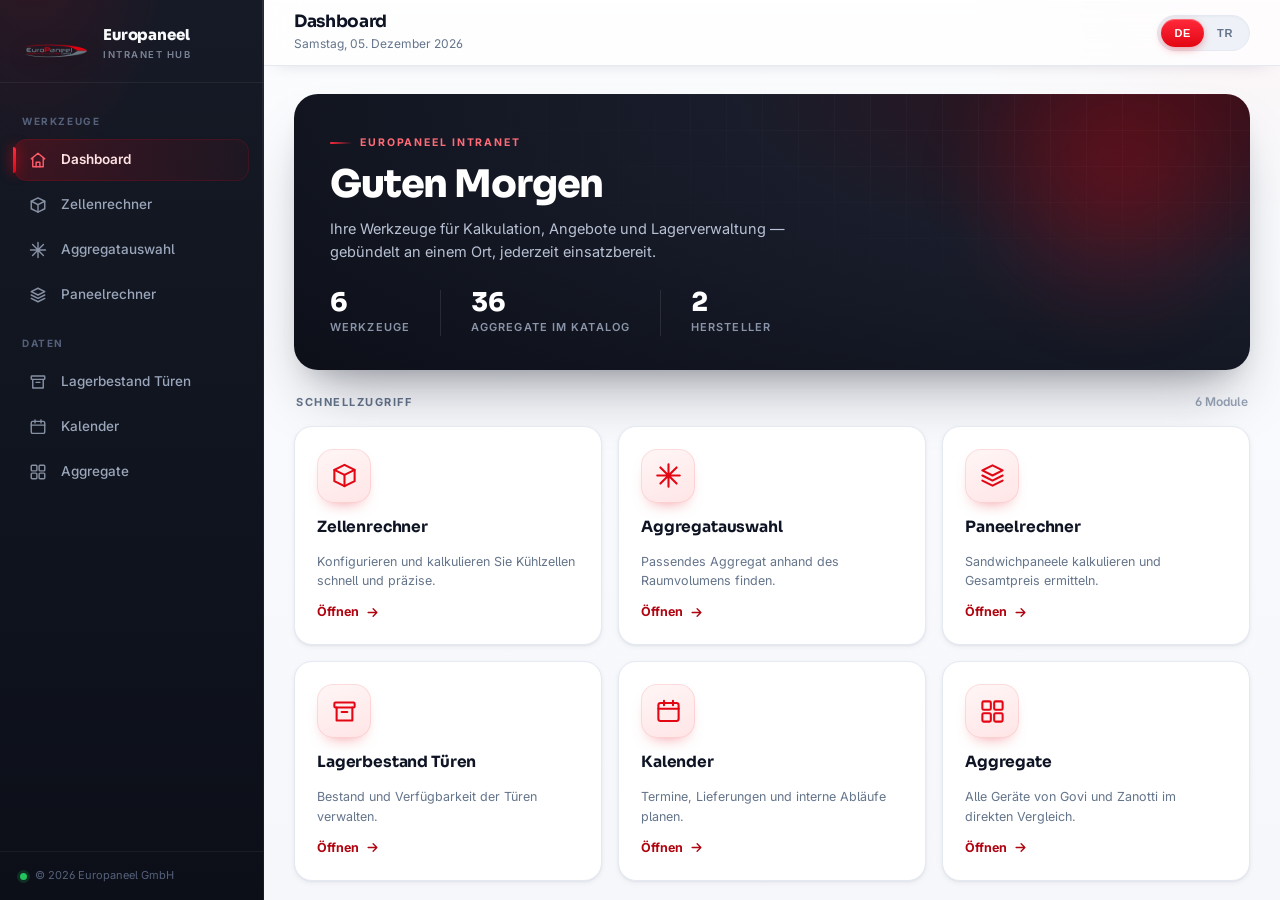
<file: index.html>
<!DOCTYPE html>
<html lang="de">
<head>
  <meta charset="UTF-8" />
  <meta name="viewport" content="width=device-width, initial-scale=1.0" />
  <script src="pwa.js"></script>
  <title>Europaneel — Intranet</title>
  <link rel="icon" type="image/png" href="logo.png" />
  <link rel="apple-touch-icon" href="logo.png" />
  <link rel="stylesheet" href="style.css" />
  <script src="aggregate-data.js"></script>
  <style>
    /* Abschnittskopf über den Modulen */
    .dash-head { display: flex; align-items: baseline; justify-content: space-between; gap: 12px; margin: 6px 2px 14px; }
    .dash-head .lbl { font-size: 11px; font-weight: 700; text-transform: uppercase; letter-spacing: 0.14em; color: var(--steel); }
    .dash-head .cnt { font-size: 12px; color: var(--mist); font-weight: 600; }

    /* Modul-Raster */
    .dash-grid {
      display: grid;
      grid-template-columns: repeat(auto-fill, minmax(232px, 1fr));
      gap: 16px;
    }
    .module-card {
      position: relative;
      overflow: hidden;
      background: var(--white);
      border: 1px solid var(--border);
      border-radius: var(--radius-lg);
      box-shadow: var(--shadow-sm);
      padding: 22px;
      display: flex;
      flex-direction: column;
      gap: 12px;
      text-decoration: none;
      color: inherit;
      transition: box-shadow .28s var(--ease), transform .28s var(--ease-out), border-color .28s var(--ease);
      animation: fadeUp .5s var(--ease-out) both;
    }
    .module-card::before {
      content: "";
      position: absolute; top: 0; left: 0; right: 0; height: 3px;
      background: linear-gradient(90deg, var(--red-2), var(--red));
      transform: scaleX(0); transform-origin: left;
      transition: transform .38s var(--ease);
    }
    .module-card:hover { box-shadow: var(--shadow-md); transform: translateY(-4px); border-color: #dde3ee; }
    .module-card:hover::before { transform: scaleX(1); }
    .module-card:nth-child(1) { animation-delay: .04s; }
    .module-card:nth-child(2) { animation-delay: .09s; }
    .module-card:nth-child(3) { animation-delay: .14s; }
    .module-card:nth-child(4) { animation-delay: .19s; }
    .module-card:nth-child(5) { animation-delay: .24s; }
    .module-card:nth-child(6) { animation-delay: .29s; }

    .m-icon {
      width: 54px; height: 54px; border-radius: 16px;
      display: inline-flex; align-items: center; justify-content: center;
      color: var(--red);
      background: linear-gradient(160deg, #fff6f6 0%, #ffe5e6 100%);
      box-shadow: inset 0 0 0 1px rgba(227,6,19,0.10), 0 8px 16px -10px rgba(227,6,19,0.5);
      transition: transform .32s var(--ease-out);
    }
    .m-icon svg { width: 27px; height: 27px; stroke: currentColor; fill: none; stroke-width: 1.85; stroke-linecap: round; stroke-linejoin: round; }
    .module-card:hover .m-icon { transform: scale(1.07) rotate(-4deg); }

    .module-card h3 { font-family: var(--font-display); font-size: 15.5px; font-weight: 700; color: var(--ink); letter-spacing: -0.01em; }
    .module-card p { font-size: 12.5px; color: var(--steel); line-height: 1.55; flex: 1; }
    .module-card .cta {
      display: inline-flex; align-items: center; gap: 6px;
      color: var(--red-dark); font-weight: 700; font-size: 12.5px; margin-top: auto;
    }
    .module-card .cta svg { width: 15px; height: 15px; stroke: currentColor; fill: none; stroke-width: 2.2; stroke-linecap: round; stroke-linejoin: round; transition: transform .25s var(--ease); }
    .module-card:hover .cta svg { transform: translateX(4px); }

    @media (max-width: 768px) {
      .dash-grid { grid-template-columns: 1fr 1fr; gap: 12px; }
      .module-card { padding: 18px; }
      .module-card p { display: none; }
    }
    @media (max-width: 420px) { .dash-grid { grid-template-columns: 1fr; } }
  </style>
</head>
<body>
<div class="shell">
  <!-- ═══ SIDEBAR ═══ -->
  <aside class="sidebar">
    <div class="sidebar-top">
      <div class="brand">
        <img src="logo.png" alt="Europaneel" />
        <div class="brand-text">
          <span class="brand-name">Europaneel</span>
          <span class="brand-sub" data-i18n="brand_sub">Intranet Hub</span>
        </div>
      </div>
    </div>
    <nav class="sidebar-nav">
      <span class="nav-section-label" data-i18n="nav_tools">Werkzeuge</span>
      <a class="nav-link active" href="index.html">
        <span class="nav-icon">🏠</span><span data-i18n="nav_home">Dashboard</span>
      </a>
      <a class="nav-link" href="zellenrechner.html">
        <span class="nav-icon">🧊</span><span data-i18n="nav_zellen">Zellenrechner</span>
      </a>
      <a class="nav-link" href="aggregatauswahl.html">
        <span class="nav-icon">🔍</span><span data-i18n="nav_aggr">Aggregatauswahl</span>
      </a>
      <a class="nav-link" href="paneelrechner.html">
        <span class="nav-icon">📋</span><span data-i18n="nav_paneel">Paneelrechner</span>
      </a>
      <span class="nav-section-label" data-i18n="nav_data">Daten</span>
      <a class="nav-link" href="lagerbestand_tueren.html">
        <span class="nav-icon">📦</span><span data-i18n="nav_lager">Lagerbestand Türen</span>
      </a>
      <a class="nav-link" href="kalender.html">
        <span class="nav-icon">📅</span><span data-i18n="nav_kal">Kalender</span>
      </a>
      <a class="nav-link" href="aggregate.html">
        <span class="nav-icon">🗂️</span><span data-i18n="nav_aggregate">Aggregate</span>
      </a>
    </nav>
    <div class="sidebar-footer">© 2025 Europaneel GmbH</div>
  </aside>

  <!-- ═══ MAIN ═══ -->
  <main class="main">
    <div class="topbar">
      <div class="topbar-left">
        <div class="topbar-title" data-i18n="page_title">Dashboard</div>
        <div class="topbar-sub" id="today">–</div>
      </div>
      <div class="topbar-right">
        <div class="lang-switch" role="group" aria-label="Sprache">
          <button class="lang-btn" data-lang="de">DE</button>
          <button class="lang-btn" data-lang="tr">TR</button>
        </div>
      </div>
    </div>

    <div class="content">

      <!-- ═══ HERO ═══ -->
      <section class="hero">
        <div class="hero-inner">
          <span class="hero-eyebrow" data-i18n="hero_eyebrow">Europaneel Intranet</span>
          <h1><span id="hero-greet">Guten Tag</span></h1>
          <p data-i18n="hero_sub">Ihre Werkzeuge für Kalkulation, Angebote und Lagerverwaltung — gebündelt an einem Ort, jederzeit einsatzbereit.</p>
          <div class="hero-stats">
            <div class="hero-stat">
              <span class="num">6</span>
              <span class="lbl" data-i18n="hero_stat_tools">Werkzeuge</span>
            </div>
            <div class="hero-divider"></div>
            <div class="hero-stat">
              <span class="num" id="stat-agg">–</span>
              <span class="lbl" data-i18n="hero_stat_agg">Aggregate im Katalog</span>
            </div>
            <div class="hero-divider"></div>
            <div class="hero-stat">
              <span class="num">2</span>
              <span class="lbl" data-i18n="hero_stat_makers">Hersteller</span>
            </div>
          </div>
        </div>
      </section>

      <div class="dash-head">
        <span class="lbl" data-i18n="dash_section">Schnellzugriff</span>
        <span class="cnt" data-i18n="dash_count">6 Module</span>
      </div>

      <div class="dash-grid">
        <a class="module-card" href="zellenrechner.html">
          <div class="m-icon"><svg viewBox="0 0 24 24"><path d="M12 2.5 21 7v10l-9 4.5L3 17V7z"/><path d="M3 7l9 4.5L21 7"/><path d="M12 11.5V21.5"/></svg></div>
          <h3 data-i18n="c_zellen">Zellenrechner</h3>
          <p data-i18n="cd_zellen">Konfigurieren und kalkulieren Sie Kühlzellen schnell und präzise.</p>
          <span class="cta"><span data-i18n="cta">Öffnen</span><svg viewBox="0 0 24 24"><path d="M5 12h14M13 6l6 6-6 6"/></svg></span>
        </a>
        <a class="module-card" href="aggregatauswahl.html">
          <div class="m-icon"><svg viewBox="0 0 24 24"><path d="M12 2v20M2 12h20M4.8 4.8l14.4 14.4M19.2 4.8 4.8 19.2"/></svg></div>
          <h3 data-i18n="c_aggr">Aggregatauswahl</h3>
          <p data-i18n="cd_aggr">Passendes Aggregat anhand des Raumvolumens finden.</p>
          <span class="cta"><span data-i18n="cta">Öffnen</span><svg viewBox="0 0 24 24"><path d="M5 12h14M13 6l6 6-6 6"/></svg></span>
        </a>
        <a class="module-card" href="paneelrechner.html">
          <div class="m-icon"><svg viewBox="0 0 24 24"><path d="M12 3 3 7.5l9 4.5 9-4.5L12 3z"/><path d="M3 12l9 4.5L21 12"/><path d="M3 16.5 12 21l9-4.5"/></svg></div>
          <h3 data-i18n="c_paneel">Paneelrechner</h3>
          <p data-i18n="cd_paneel">Sandwichpaneele kalkulieren und Gesamtpreis ermitteln.</p>
          <span class="cta"><span data-i18n="cta">Öffnen</span><svg viewBox="0 0 24 24"><path d="M5 12h14M13 6l6 6-6 6"/></svg></span>
        </a>
        <a class="module-card" href="lagerbestand_tueren.html">
          <div class="m-icon"><svg viewBox="0 0 24 24"><rect x="3" y="4" width="18" height="4.5" rx="1"/><path d="M5 8.5V20h14V8.5"/><path d="M9.5 12.5h5"/></svg></div>
          <h3 data-i18n="c_lager">Lagerbestand Türen</h3>
          <p data-i18n="cd_lager">Bestand und Verfügbarkeit der Türen verwalten.</p>
          <span class="cta"><span data-i18n="cta">Öffnen</span><svg viewBox="0 0 24 24"><path d="M5 12h14M13 6l6 6-6 6"/></svg></span>
        </a>
        <a class="module-card" href="kalender.html">
          <div class="m-icon"><svg viewBox="0 0 24 24"><rect x="3" y="4.5" width="18" height="16" rx="2"/><path d="M3 9.5h18M8 2.5v4M16 2.5v4"/></svg></div>
          <h3 data-i18n="c_kal">Kalender</h3>
          <p data-i18n="cd_kal">Termine, Lieferungen und interne Abläufe planen.</p>
          <span class="cta"><span data-i18n="cta">Öffnen</span><svg viewBox="0 0 24 24"><path d="M5 12h14M13 6l6 6-6 6"/></svg></span>
        </a>
        <a class="module-card" href="aggregate.html">
          <div class="m-icon"><svg viewBox="0 0 24 24"><rect x="3" y="3" width="7.5" height="7.5" rx="1.2"/><rect x="13.5" y="3" width="7.5" height="7.5" rx="1.2"/><rect x="3" y="13.5" width="7.5" height="7.5" rx="1.2"/><rect x="13.5" y="13.5" width="7.5" height="7.5" rx="1.2"/></svg></div>
          <h3 data-i18n="c_all">Aggregate</h3>
          <p data-i18n="cd_all">Alle Geräte von Govi und Zanotti im direkten Vergleich.</p>
          <span class="cta"><span data-i18n="cta">Öffnen</span><svg viewBox="0 0 24 24"><path d="M5 12h14M13 6l6 6-6 6"/></svg></span>
        </a>
      </div>
    </div>
  </main>
</div>

<!-- Mobile bottom nav -->
<nav class="bottom-nav" aria-label="Navigation">
  <div class="bottom-nav-inner">
    <a class="bottom-nav-item active" href="index.html"><span class="nav-icon">🏠</span><span data-i18n="nav_home_s">Home</span></a>
    <a class="bottom-nav-item" href="zellenrechner.html"><span class="nav-icon">🧊</span><span data-i18n="nav_zellen_s">Zellen</span></a>
    <a class="bottom-nav-item" href="aggregatauswahl.html"><span class="nav-icon">🔍</span><span data-i18n="nav_aggr_s">Agregat</span></a>
    <a class="bottom-nav-item" href="paneelrechner.html"><span class="nav-icon">📋</span><span data-i18n="nav_paneel_s">Paneele</span></a>
    <a class="bottom-nav-item" href="lagerbestand_tueren.html"><span class="nav-icon">📦</span><span data-i18n="nav_lager_s">Lager</span></a>
    <a class="bottom-nav-item" href="kalender.html"><span class="nav-icon">📅</span><span data-i18n="nav_kal_s">Kalender</span></a>
  </div>
</nav>

<script>
  const now = new Date();
  document.getElementById("today").textContent = now.toLocaleDateString("de-DE", {
    weekday:"long", day:"2-digit", month:"long", year:"numeric"
  });

  // Live-Kennzahl: Anzahl Aggregate im zentralen Katalog
  try {
    const cnt = (window.EuropaneelData && window.EuropaneelData.AGGREGATES) ? window.EuropaneelData.AGGREGATES.length : 0;
    if (cnt) document.getElementById("stat-agg").textContent = cnt;
  } catch(e) {}

  const T = {
    de: {
      brand_sub:"Intranet Hub", page_title:"Dashboard",
      nav_tools:"Werkzeuge", nav_data:"Daten",
      nav_home:"Dashboard", nav_zellen:"Zellenrechner", nav_aggr:"Aggregatauswahl",
      nav_paneel:"Paneelrechner", nav_lager:"Lagerbestand Türen", nav_kal:"Kalender", nav_aggregate:"Aggregate",
      hero_eyebrow:"Europaneel Intranet",
      hero_sub:"Ihre Werkzeuge für Kalkulation, Angebote und Lagerverwaltung — gebündelt an einem Ort, jederzeit einsatzbereit.",
      hero_stat_tools:"Werkzeuge", hero_stat_agg:"Aggregate im Katalog", hero_stat_makers:"Hersteller",
      greet_morning:"Guten Morgen", greet_day:"Guten Tag", greet_evening:"Guten Abend", greet_night:"Guten Abend",
      dash_section:"Schnellzugriff", dash_count:"6 Module",
      c_zellen:"Zellenrechner", cd_zellen:"Konfigurieren und kalkulieren Sie Kühlzellen schnell und präzise.",
      c_aggr:"Aggregatauswahl", cd_aggr:"Passendes Aggregat anhand des Raumvolumens finden.",
      c_paneel:"Paneelrechner", cd_paneel:"Sandwichpaneele kalkulieren und Gesamtpreis ermitteln.",
      c_lager:"Lagerbestand Türen", cd_lager:"Bestand und Verfügbarkeit der Türen verwalten.",
      c_kal:"Kalender", cd_kal:"Termine, Lieferungen und interne Abläufe planen.",
      c_all:"Aggregate", cd_all:"Alle Geräte von Govi und Zanotti im direkten Vergleich.",
      cta:"Öffnen",
      nav_home_s:"Home", nav_zellen_s:"Zellen", nav_aggr_s:"Agregat",
      nav_paneel_s:"Paneele", nav_lager_s:"Lager", nav_kal_s:"Kalender"
    },
    tr: {
      brand_sub:"Intranet Merkezi", page_title:"Anasayfa",
      nav_tools:"Araçlar", nav_data:"Veriler",
      nav_home:"Anasayfa", nav_zellen:"Soğuk Oda", nav_aggr:"Agrega Seçimi",
      nav_paneel:"Panel Hesap", nav_lager:"Kapı Stoğu", nav_kal:"Takvim", nav_aggregate:"Agregalar",
      hero_eyebrow:"Europaneel Intranet",
      hero_sub:"Hesaplama, teklif ve stok yönetimi araçlarınız — tek bir yerde, her an hazır.",
      hero_stat_tools:"Araç", hero_stat_agg:"Katalogdaki agrega", hero_stat_makers:"Üretici",
      greet_morning:"Günaydın", greet_day:"İyi günler", greet_evening:"İyi akşamlar", greet_night:"İyi akşamlar",
      dash_section:"Hızlı erişim", dash_count:"6 modül",
      c_zellen:"Soğuk Oda Hesaplama", cd_zellen:"Soğuk odaları hızlı yapılandırın ve hesaplayın.",
      c_aggr:"Agrega Seçimi", cd_aggr:"Hacme göre uygun agrega bulun.",
      c_paneel:"Panel Hesaplayıcı", cd_paneel:"Sandviç panel fiyatı ve toplam hesaplama.",
      c_lager:"Kapı Stoğu", cd_lager:"Kapıların stok ve uygunluk durumunu yönetin.",
      c_kal:"Takvim", cd_kal:"Randevuları, teslimatları ve iş akışlarını planlayın.",
      c_all:"Agregalar", cd_all:"Govi ve Zanotti cihazlarının karşılaştırması.",
      cta:"Aç",
      nav_home_s:"Ana", nav_zellen_s:"Oda", nav_aggr_s:"Agrega",
      nav_paneel_s:"Panel", nav_lager_s:"Stok", nav_kal_s:"Takvim"
    }
  };
  function greetingKey() {
    const h = new Date().getHours();
    if (h >= 5  && h < 11) return "greet_morning";
    if (h >= 11 && h < 17) return "greet_day";
    if (h >= 17 && h < 22) return "greet_evening";
    return "greet_night";
  }
  function applyLang(lang) {
    const d = T[lang] || T.de;
    document.documentElement.lang = lang;
    document.title = "Europaneel — " + d.page_title;
    document.querySelectorAll("[data-i18n]").forEach(el => { const v = d[el.dataset.i18n]; if (v) el.textContent = v; });
    document.getElementById("hero-greet").textContent = d[greetingKey()];
    document.querySelectorAll(".lang-btn").forEach(b => b.classList.toggle("active", b.dataset.lang === lang));
    localStorage.setItem("europaneel_lang", lang);
  }
  const lang = localStorage.getItem("europaneel_lang") || "de";
  applyLang(lang);
  document.querySelectorAll(".lang-btn").forEach(b => b.addEventListener("click", () => applyLang(b.dataset.lang)));
</script>
</body>
</html>
</file>
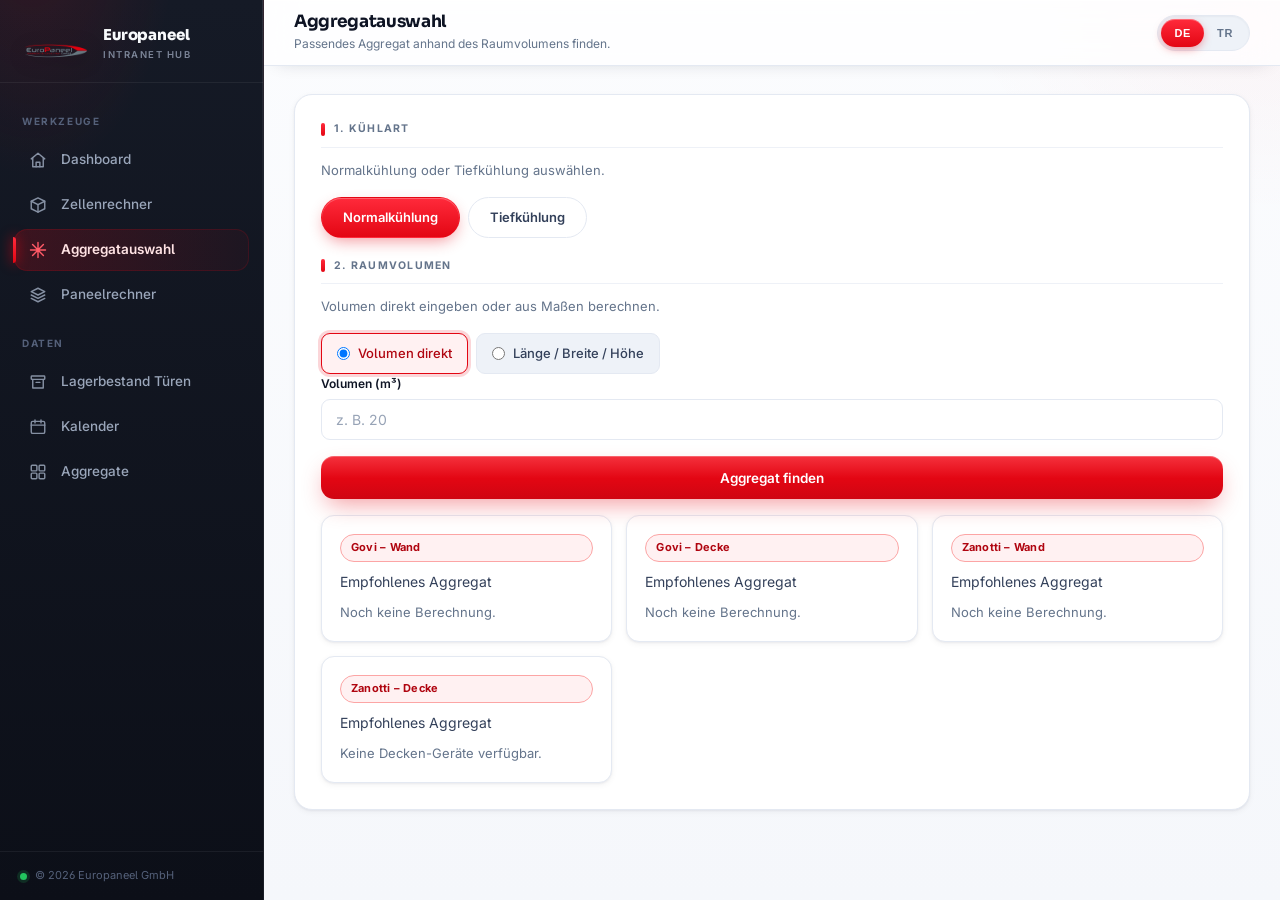
<file: aggregatauswahl.html>
<!DOCTYPE html>
<html lang="de">
<head>
  <meta charset="UTF-8" />
  <meta name="viewport" content="width=device-width, initial-scale=1.0" />
  <script src="pwa.js"></script>
  <title>Europaneel — Aggregatauswahl</title>
  <link rel="icon" type="image/png" href="logo.png" />
  <link rel="apple-touch-icon" href="logo.png" />
  <link rel="stylesheet" href="style.css" />
  <style>
    .design-note {
      display: flex; align-items: center; gap: 8px;
      background: var(--surface); border: 1px solid var(--border);
      border-radius: var(--radius); padding: 8px 12px; margin: 16px 0 4px;
      font-size: 12.5px; color: var(--steel); font-weight: 600;
    }
    .agg-img-wrap {
      height: 120px; background: #fff; border: 1px solid var(--border);
      border-radius: var(--radius); display: flex; align-items: center; justify-content: center;
      margin-bottom: 12px; overflow: hidden; padding: 6px;
    }
    .agg-img-wrap img { max-width: 100%; max-height: 100%; object-fit: contain; }
    .result-row.is-total { border-top: 1px dashed var(--border); margin-top: 4px; padding-top: 6px; }
    .result-row.is-fee span:last-child { color: var(--steel); }
    .oversize-note {
      background: #fffbeb; border: 1px solid #fde68a; color: #92400e;
      border-radius: var(--radius); padding: 7px 10px; font-size: 11.5px;
      margin-top: 10px; line-height: 1.4;
    }
    .agg-pair { display: flex; flex-direction: column; gap: 10px; }
    .agg-opt { border: 1px solid var(--border); border-radius: var(--radius-sm); padding: 11px 12px; background: var(--white); }
    .agg-opt--rec { border-color: var(--red-border); background: #fff8f8; }
    .agg-opt-head { display: flex; align-items: center; justify-content: space-between; gap: 8px; margin-bottom: 6px; }
    .agg-opt-tag { font-size: 10px; font-weight: 800; text-transform: uppercase; letter-spacing: .07em; color: var(--steel); }
    .agg-opt--rec .agg-opt-tag { color: var(--red-dark); }
    .agg-opt-rec { font-size: 9.5px; font-weight: 700; color: #fff; background: var(--red); padding: 2px 8px; border-radius: 999px; }
    .agg-opt-model { font-size: 14px; font-weight: 700; color: var(--ink); margin-bottom: 6px; }
    .agg-note { font-size: 11px; color: var(--steel); margin-top: 8px; line-height: 1.4; }
  </style>
  <script src="aggregate-data.js"></script>
</head>
<body>
<div class="shell">
  <aside class="sidebar">
    <div class="sidebar-top">
      <div class="brand">
        <img src="logo.png" alt="Europaneel" />
        <div class="brand-text">
          <span class="brand-name">Europaneel</span>
          <span class="brand-sub" data-i18n="brand_sub">Intranet Hub</span>
        </div>
      </div>
    </div>
    <nav class="sidebar-nav">
      <span class="nav-section-label" data-i18n="nav_tools">Werkzeuge</span>
      <a class="nav-link" href="index.html"><span class="nav-icon">🏠</span><span data-i18n="nav_home">Dashboard</span></a>
      <a class="nav-link" href="zellenrechner.html"><span class="nav-icon">🧊</span><span data-i18n="nav_zellen">Zellenrechner</span></a>
      <a class="nav-link active" href="aggregatauswahl.html"><span class="nav-icon">🔍</span><span data-i18n="nav_aggr">Aggregatauswahl</span></a>
      <a class="nav-link" href="paneelrechner.html"><span class="nav-icon">📋</span><span data-i18n="nav_paneel">Paneelrechner</span></a>
      <span class="nav-section-label" data-i18n="nav_data">Daten</span>
      <a class="nav-link" href="lagerbestand_tueren.html"><span class="nav-icon">📦</span><span data-i18n="nav_lager">Lagerbestand Türen</span></a>
      <a class="nav-link" href="kalender.html"><span class="nav-icon">📅</span><span data-i18n="nav_kal">Kalender</span></a>
      <a class="nav-link" href="aggregate.html"><span class="nav-icon">🗂️</span><span data-i18n="nav_aggregate">Aggregate</span></a>
    </nav>
    <div class="sidebar-footer">© 2025 Europaneel GmbH</div>
  </aside>

  <main class="main">
    <div class="topbar">
      <div class="topbar-left">
        <div class="topbar-title" data-i18n="title">Aggregatauswahl</div>
        <div class="topbar-sub" data-i18n="subtitle">Passendes Aggregat anhand des Raumvolumens finden.</div>
      </div>
      <div class="topbar-right">
        <div class="lang-switch" role="group" aria-label="Sprache">
          <button class="lang-btn" data-lang="de">DE</button>
          <button class="lang-btn" data-lang="tr">TR</button>
        </div>
      </div>
    </div>

    <div class="content">
      <div class="card">

        <!-- Section 1: Kühlart -->
        <div class="section-label" data-i18n="section_cooling">1. Kühlart</div>
        <p class="helper" data-i18n="helper_cooling">Normalkühlung oder Tiefkühlung auswählen.</p>
        <div class="toggle-row" id="coolingToggle">
          <button class="toggle-btn active" data-val="normal" data-i18n="cooling_normal">Normalkühlung</button>
          <button class="toggle-btn" data-val="tief" data-i18n="cooling_tief">Tiefkühlung</button>
        </div>

        <!-- Section 2: Raumvolumen -->
        <div class="section-label" style="margin-top:20px;" data-i18n="section_volume">2. Raumvolumen</div>
        <p class="helper" data-i18n="helper_volume">Volumen direkt eingeben oder aus Maßen berechnen.</p>
        <div class="mode-row">
          <label class="mode-label">
            <input type="radio" name="volmode" value="direct" checked />
            <span data-i18n="mode_direct">Volumen direkt</span>
          </label>
          <label class="mode-label">
            <input type="radio" name="volmode" value="dims" />
            <span data-i18n="mode_dims">Länge / Breite / Höhe</span>
          </label>
        </div>

        <div class="control-grid" id="inputsDirect">
          <div class="input-group">
            <label data-i18n="label_volume">Volumen (m³)</label>
            <input type="number" id="volumeInput" min="0" step="0.1" placeholder="z. B. 20" />
          </div>
        </div>

        <div class="control-grid" id="inputsDims" style="display:none;">
          <div class="input-group">
            <label data-i18n="label_length">Länge (m)</label>
            <input type="number" id="lengthInput" min="0" step="0.01" placeholder="z. B. 4" />
          </div>
          <div class="input-group">
            <label data-i18n="label_width">Breite (m)</label>
            <input type="number" id="widthInput" min="0" step="0.01" placeholder="z. B. 3" />
          </div>
          <div class="input-group">
            <label data-i18n="label_height">Höhe (m)</label>
            <input type="number" id="heightInput" min="0" step="0.01" placeholder="z. B. 2.5" />
          </div>
        </div>

        <button class="btn btn-primary btn-full" id="calcBtn" style="margin-top:16px;" data-i18n="btn_find">Aggregat finden</button>

        <div class="design-note" id="designNote" style="display:none;"><span>📐</span><span id="designNoteText"></span></div>

        <!-- Results -->
        <div class="result-grid" id="resultGrid" style="margin-top:16px;">
          <div class="result-card" id="card_govi_wall">
            <div class="tag" data-i18n="tag_govi_wall">Govi – Wand</div>
            <div class="result-title" data-i18n="result_title">Empfohlenes Aggregat</div>
            <div class="result-body" id="body_govi_wall">
              <div class="muted" data-i18n="status_idle">Noch keine Berechnung.</div>
            </div>
          </div>
          <div class="result-card" id="card_govi_ceiling">
            <div class="tag" data-i18n="tag_govi_ceiling">Govi – Decke</div>
            <div class="result-title" data-i18n="result_title">Empfohlenes Aggregat</div>
            <div class="result-body" id="body_govi_ceiling">
              <div class="muted" data-i18n="status_idle">Noch keine Berechnung.</div>
            </div>
          </div>
          <div class="result-card" id="card_zanotti_wall">
            <div class="tag" data-i18n="tag_zanotti_wall">Zanotti – Wand</div>
            <div class="result-title" data-i18n="result_title">Empfohlenes Aggregat</div>
            <div class="result-body" id="body_zanotti_wall">
              <div class="muted" data-i18n="status_idle">Noch keine Berechnung.</div>
            </div>
          </div>
          <div class="result-card" id="card_zanotti_ceiling">
            <div class="tag" data-i18n="tag_zanotti_ceiling">Zanotti – Decke</div>
            <div class="result-title" data-i18n="result_title">Empfohlenes Aggregat</div>
            <div class="result-body" id="body_zanotti_ceiling">
              <div class="muted" data-i18n="status_no_ceiling">Keine Decken-Geräte verfügbar.</div>
            </div>
          </div>
        </div>

      </div>
    </div>
  </main>
</div>

<!-- Mobile bottom nav -->
<nav class="bottom-nav" aria-label="Navigation">
  <div class="bottom-nav-inner">
    <a class="bottom-nav-item" href="index.html"><span class="nav-icon">🏠</span><span>Home</span></a>
    <a class="bottom-nav-item" href="zellenrechner.html"><span class="nav-icon">🧊</span><span>Zellen</span></a>
    <a class="bottom-nav-item active" href="aggregatauswahl.html"><span class="nav-icon">🔍</span><span>Agregat</span></a>
    <a class="bottom-nav-item" href="paneelrechner.html"><span class="nav-icon">📋</span><span>Paneele</span></a>
    <a class="bottom-nav-item" href="lagerbestand_tueren.html"><span class="nav-icon">📦</span><span>Lager</span></a>
    <a class="bottom-nav-item" href="kalender.html"><span class="nav-icon">📅</span><span>Kalender</span></a>
  </div>
</nav>

<script>
const translations = {
  de: {
    brand_sub:"Intranet Hub",
    nav_tools:"Werkzeuge",
    nav_data:"Daten",
    nav_home:"Dashboard",
    nav_zellen:"Zellenrechner",
    nav_aggr:"Aggregatauswahl",
    nav_paneel:"Paneelrechner",
    nav_lager:"Lagerbestand Türen",
    nav_kal:"Kalender",
    nav_aggregate:"Aggregate",
    title:"Aggregatauswahl",
    subtitle:"Passendes Aggregat anhand des Raumvolumens finden.",
    section_cooling:"1. Kühlart",
    helper_cooling:"Normalkühlung oder Tiefkühlung auswählen.",
    cooling_normal:"Normalkühlung",
    cooling_tief:"Tiefkühlung",
    section_volume:"2. Raumvolumen",
    helper_volume:"Volumen direkt eingeben oder aus Maßen berechnen.",
    mode_direct:"Volumen direkt",
    mode_dims:"Länge / Breite / Höhe",
    label_volume:"Volumen (m³)",
    label_length:"Länge (m)",
    label_width:"Breite (m)",
    label_height:"Höhe (m)",
    btn_find:"Aggregat finden",
    tag_govi_wall:"Govi – Wand",
    tag_govi_ceiling:"Govi – Decke",
    tag_zanotti_wall:"Zanotti – Wand",
    tag_zanotti_ceiling:"Zanotti – Decke",
    result_title:"Empfohlenes Aggregat",
    status_idle:"Noch keine Berechnung.",
    status_no_ceiling:"Keine Decken-Geräte verfügbar.",
    status_no_volume:"Bitte Volumen eingeben.",
    status_no_data:"Keine Daten gefunden.",
    label_pick_volume:"Geräte-Volumen",
    label_calc_volume:"Raumvolumen",
    label_list_price:"Herstellerpreis",
    label_ek:"Einkauf (EK)",
    label_device_vk:"Geräte-VK",
    label_delivery:"Govi Lieferpauschale",
    label_total_vk:"Verkaufspreis (Netto)",
    label_vk:"VK",
    label_voltage:"Volt/Hz",
    design_normal:"Auslegung: Umgebung +32 °C · Raumtemperatur 0 °C",
    design_tief:"Auslegung: Umgebung +32 °C · Raumtemperatur −20 °C",
    note_oversized:"Raumvolumen größer als das größte Einzelgerät — ggf. 2 Geräte nötig / auf Anfrage.",
    opt_smaller:"Eine Nummer kleiner",
    opt_larger:"Passende Auslegung",
    opt_recommended:"empfohlen",
    note_no_smaller:"Kein kleineres Gerät verfügbar (Raum kleiner als das kleinste Modell)."
  },
  tr: {
    brand_sub:"Intranet Hub",
    nav_tools:"Araçlar",
    nav_data:"Veriler",
    nav_home:"Ana Sayfa",
    nav_zellen:"Hücre Hesaplayıcı",
    nav_aggr:"Agrega Seçimi",
    nav_paneel:"Panel Hesaplayıcı",
    nav_lager:"Kapı Stoğu",
    nav_kal:"Takvim",
    nav_aggregate:"Agregatlar",
    title:"Agrega Seçimi",
    subtitle:"Hacme göre uygun agrega bulma.",
    section_cooling:"1. Soğutma tipi",
    helper_cooling:"Normal veya derin soğutma seçin.",
    cooling_normal:"Normal soğutma",
    cooling_tief:"Derin soğutma",
    section_volume:"2. Hacim",
    helper_volume:"Hacmi doğrudan girin veya ölçülerden hesaplayın.",
    mode_direct:"Hacmi direkt gir",
    mode_dims:"Uzunluk / Genişlik / Yükseklik",
    label_volume:"Hacim (m³)",
    label_length:"Uzunluk (m)",
    label_width:"Genişlik (m)",
    label_height:"Yükseklik (m)",
    btn_find:"Agrega bul",
    tag_govi_wall:"Govi – Duvar",
    tag_govi_ceiling:"Govi – Tavan",
    tag_zanotti_wall:"Zanotti – Duvar",
    tag_zanotti_ceiling:"Zanotti – Tavan",
    result_title:"Önerilen agrega",
    status_idle:"Henüz hesaplama yok.",
    status_no_ceiling:"Tavan cihazı yok.",
    status_no_volume:"Lütfen hacim girin.",
    status_no_data:"Veri bulunamadı.",
    label_pick_volume:"Cihaz hacmi",
    label_calc_volume:"Oda hacmi",
    label_list_price:"Üretici fiyatı",
    label_ek:"Alış (EK)",
    label_device_vk:"Cihaz satış",
    label_delivery:"Govi teslimat ücreti",
    label_total_vk:"Satış fiyatı (Net)",
    label_vk:"Satış fiyatı",
    label_voltage:"Volt/Hz",
    design_normal:"Tasarım: Ortam +32 °C · Oda sıcaklığı 0 °C",
    design_tief:"Tasarım: Ortam +32 °C · Oda sıcaklığı −20 °C",
    note_oversized:"Oda hacmi en büyük tek cihazdan büyük — muhtemelen 2 cihaz gerekir / talep üzerine.",
    opt_smaller:"Bir küçük model",
    opt_larger:"Uygun model",
    opt_recommended:"önerilen",
    note_no_smaller:"Daha küçük cihaz yok (oda en küçük modelden küçük)."
  }
};

let currentLang = localStorage.getItem("europaneel_lang") || "de";

function t(key) {
  return (translations[currentLang] && translations[currentLang][key]) || (translations["de"] && translations["de"][key]) || key;
}

function applyLanguage(lang) {
  currentLang = lang;
  localStorage.setItem("europaneel_lang", lang);
  document.documentElement.lang = lang;
  document.title = "Europaneel — " + t("title");
  document.querySelectorAll("[data-i18n]").forEach(el => {
    el.textContent = t(el.getAttribute("data-i18n"));
  });
  document.querySelectorAll(".lang-btn").forEach(btn => {
    btn.classList.toggle("active", btn.getAttribute("data-lang") === lang);
  });
  if (lastVolume !== null) renderResults(lastVolume);
}

// ---- State ----
let selectedCooling = "normal";
let lastVolume = null;

const D = window.EuropaneelData;   // zentrale Datenquelle (aggregate-data.js)

// ---- Helpers ----
function fmtEur(val) { return D.fmtEUR(val); }

function aggOptionHTML(item, targetVolume, isRec) {
  if (!item) return "";
  const diff = item.volume - targetVolume;
  const diffTxt = (diff >= 0 ? "+" : "−") + Math.abs(diff).toFixed(1).replace(".", ",") + " m³";
  const diffColor = diff < 0 ? "#b45309" : "var(--steel)";
  const feeRow = item.deliveryFee > 0
    ? `<div class="result-row is-fee"><span class="muted">${t("label_delivery")}</span><span>${fmtEur(item.deliveryFee)}</span></div>` : "";
  return `
    <div class="agg-opt${isRec ? " agg-opt--rec" : ""}">
      <div class="agg-opt-head">
        <span class="agg-opt-tag">${isRec ? t("opt_larger") : t("opt_smaller")}</span>
        ${isRec ? `<span class="agg-opt-rec">${t("opt_recommended")}</span>` : ""}
      </div>
      <div class="agg-opt-model">${item.model}</div>
      <div class="result-row"><span class="muted">${t("label_pick_volume")}</span><span>${item.volume} m³ <small style="color:${diffColor};">(${diffTxt})</small></span></div>
      <div class="result-row"><span class="muted">${t("label_list_price")}</span><span>${fmtEur(item.listPrice)}</span></div>
      <div class="result-row"><span class="muted">${t("label_ek")}</span><span>${fmtEur(item.ek)}</span></div>
      ${feeRow}
      <div class="result-row is-total"><span class="muted">${t("label_total_vk")}</span><span style="color:var(--red-dark);font-weight:700;">${fmtEur(item.salePrice)}</span></div>
      <div class="result-row"><span class="muted">${t("label_voltage")}</span><span>${item.voltage || "—"}</span></div>
    </div>`;
}

function renderCardBody(bodyEl, pair, targetVolume) {
  if (!pair || (!pair.below && !pair.above)) {
    bodyEl.innerHTML = `<div class="muted">${t("status_no_data")}</div>`;
    return;
  }
  const ref = pair.above || pair.below;
  const img = ref.image
    ? `<div class="agg-img-wrap"><img src="${ref.image}" alt="${ref.model}" loading="lazy"></div>` : "";
  let note = "";
  if (!pair.below) note = `<div class="agg-note">${t("note_no_smaller")}</div>`;
  if (!pair.above) note = `<div class="oversize-note">⚠ ${t("note_oversized")}</div>`;
  bodyEl.innerHTML =
    img +
    `<div class="agg-pair">${aggOptionHTML(pair.below, targetVolume, false)}${aggOptionHTML(pair.above, targetVolume, true)}</div>` +
    note;
}

function renderResults(vol) {
  const cooling = selectedCooling;
  renderCardBody(document.getElementById("body_govi_wall"),       D.pickAggregatePair(vol, cooling, "Wand",  "Govi"),    vol);
  renderCardBody(document.getElementById("body_govi_ceiling"),    D.pickAggregatePair(vol, cooling, "Decke", "Govi"),    vol);
  renderCardBody(document.getElementById("body_zanotti_wall"),    D.pickAggregatePair(vol, cooling, "Wand",  "Zanotti"), vol);
  renderCardBody(document.getElementById("body_zanotti_ceiling"), D.pickAggregatePair(vol, cooling, "Decke", "Zanotti"), vol);
  document.getElementById("designNoteText").textContent = t(cooling === "tief" ? "design_tief" : "design_normal");
  document.getElementById("designNote").style.display = "flex";
}

function getVolume() {
  const mode = document.querySelector('input[name="volmode"]:checked').value;
  if (mode === "direct") {
    const v = parseFloat(document.getElementById("volumeInput").value);
    return (!isNaN(v) && v > 0) ? v : null;
  } else {
    const l = parseFloat(document.getElementById("lengthInput").value);
    const w = parseFloat(document.getElementById("widthInput").value);
    const h = parseFloat(document.getElementById("heightInput").value);
    return (!isNaN(l) && !isNaN(w) && !isNaN(h) && l > 0 && w > 0 && h > 0) ? l * w * h : null;
  }
}

// ---- Events ----
document.getElementById("coolingToggle").addEventListener("click", e => {
  const btn = e.target.closest(".toggle-btn");
  if (!btn) return;
  document.querySelectorAll("#coolingToggle .toggle-btn").forEach(b => b.classList.remove("active"));
  btn.classList.add("active");
  selectedCooling = btn.getAttribute("data-val");
});

document.querySelectorAll('input[name="volmode"]').forEach(radio => {
  radio.addEventListener("change", () => {
    const isDims = radio.value === "dims";
    document.getElementById("inputsDirect").style.display = isDims ? "none" : "";
    document.getElementById("inputsDims").style.display   = isDims ? "" : "none";
  });
});

document.getElementById("calcBtn").addEventListener("click", () => {
  const vol = getVolume();
  if (!vol) {
    ["body_govi_wall","body_govi_ceiling","body_zanotti_wall","body_zanotti_ceiling"].forEach(id => {
      document.getElementById(id).innerHTML = `<div class="muted">${t("status_no_volume")}</div>`;
    });
    lastVolume = null;
    return;
  }
  lastVolume = vol;
  renderResults(vol);
});

document.querySelectorAll(".lang-btn").forEach(btn => {
  btn.addEventListener("click", () => applyLanguage(btn.getAttribute("data-lang")));
});

// ---- Init ----
applyLanguage(currentLang);
</script>
</body>
</html>
</file>
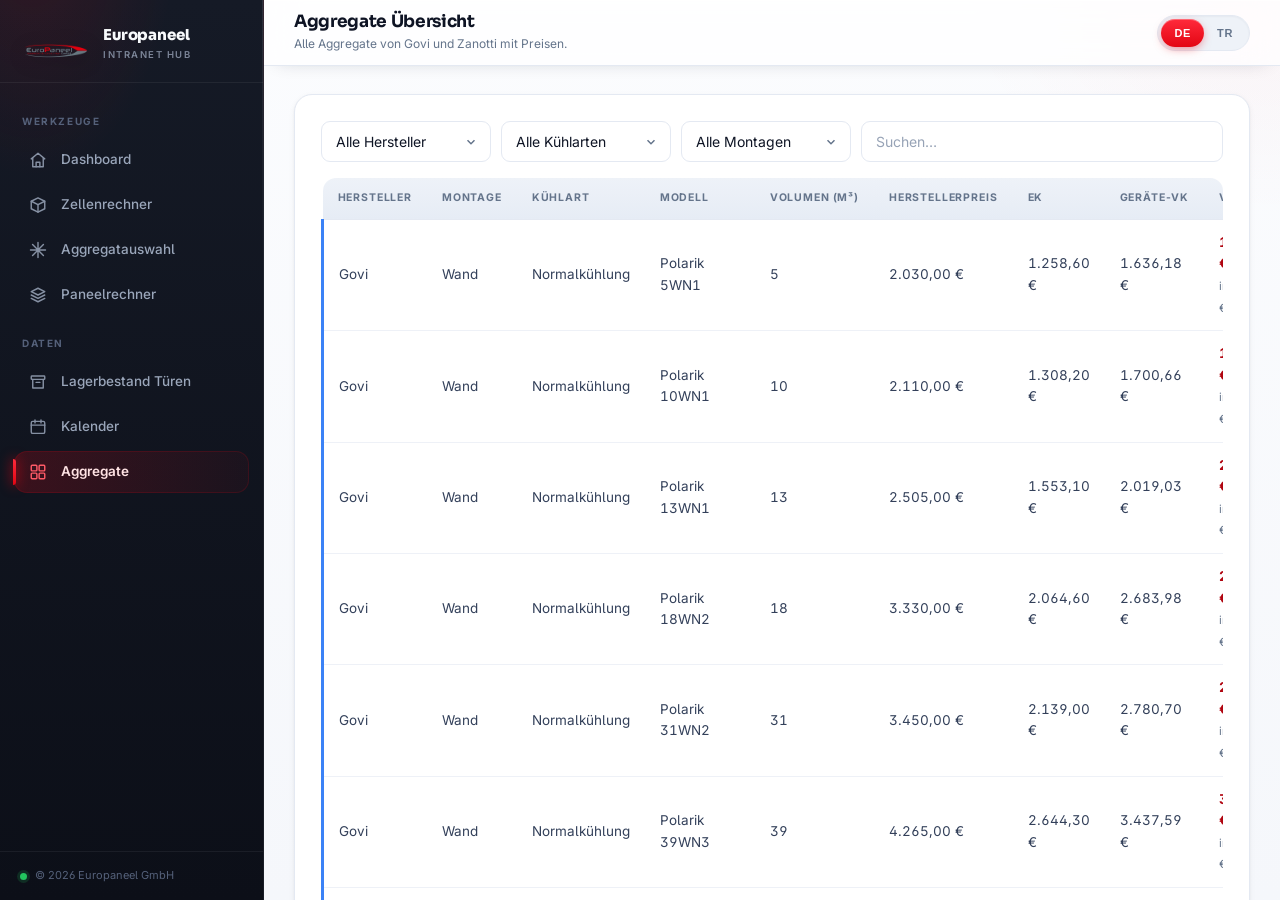
<file: aggregate.html>
<!DOCTYPE html>
<html lang="de">
<head>
  <meta charset="UTF-8" />
  <meta name="viewport" content="width=device-width, initial-scale=1.0" />
  <script src="pwa.js"></script>
  <title>Europaneel — Aggregate Übersicht</title>
  <link rel="icon" type="image/png" href="logo.png" />
  <link rel="apple-touch-icon" href="logo.png" />
  <link rel="stylesheet" href="style.css" />
  <script src="aggregate-data.js"></script>
  <style>
    .filter-bar { display: flex; gap: 10px; flex-wrap: wrap; margin-bottom: 16px; align-items: center; }
    .filter-bar select { max-width: 170px; }
    .filter-bar input { flex: 1; min-width: 120px; }
    .govi-row td:first-child { border-left: 3px solid #3b82f6; }
    .zanotti-row td:first-child { border-left: 3px solid #f59e0b; }
    @media (max-width: 680px) {
      .table-wrap { overflow: visible; }
      table { min-width: 0; }
      thead { display: none; }
      tbody tr { display: block; border: 1px solid var(--border); border-radius: var(--radius); padding: 14px; margin-bottom: 10px; background: var(--white); box-shadow: var(--shadow-sm); }
      tbody tr.govi-row { border-left: 4px solid #3b82f6; }
      tbody tr.zanotti-row { border-left: 4px solid #f59e0b; }
      tbody td { display: flex; justify-content: space-between; align-items: center; gap: 8px; padding: 4px 0; border: none; font-size: 13.5px; }
      tbody td::before { content: attr(data-label); font-weight: 600; color: var(--steel); font-size: 11.5px; flex-shrink: 0; min-width: 80px; }
      .filter-bar select, .filter-bar input { max-width: 100%; width: 100%; }
    }
  </style>
</head>
<body>
<div class="shell">
  <aside class="sidebar">
    <div class="sidebar-top">
      <div class="brand">
        <img src="logo.png" alt="Europaneel" />
        <div class="brand-text">
          <span class="brand-name">Europaneel</span>
          <span class="brand-sub" data-i18n="brand_sub">Intranet Hub</span>
        </div>
      </div>
    </div>
    <nav class="sidebar-nav">
      <span class="nav-section-label" data-i18n="nav_tools">Werkzeuge</span>
      <a class="nav-link" href="index.html"><span class="nav-icon">🏠</span><span data-i18n="nav_home">Dashboard</span></a>
      <a class="nav-link" href="zellenrechner.html"><span class="nav-icon">🧊</span><span data-i18n="nav_zellen">Zellenrechner</span></a>
      <a class="nav-link" href="aggregatauswahl.html"><span class="nav-icon">🔍</span><span data-i18n="nav_aggr">Aggregatauswahl</span></a>
      <a class="nav-link" href="paneelrechner.html"><span class="nav-icon">📋</span><span data-i18n="nav_paneel">Paneelrechner</span></a>
      <span class="nav-section-label" data-i18n="nav_data">Daten</span>
      <a class="nav-link" href="lagerbestand_tueren.html"><span class="nav-icon">📦</span><span data-i18n="nav_lager">Lagerbestand Türen</span></a>
      <a class="nav-link" href="kalender.html"><span class="nav-icon">📅</span><span data-i18n="nav_kal">Kalender</span></a>
      <a class="nav-link active" href="aggregate.html"><span class="nav-icon">🗂️</span><span data-i18n="nav_aggregate">Aggregate</span></a>
    </nav>
    <div class="sidebar-footer">© 2025 Europaneel GmbH</div>
  </aside>

  <main class="main">
    <div class="topbar">
      <div class="topbar-left">
        <div class="topbar-title" data-i18n="title">Aggregate Übersicht</div>
        <div class="topbar-sub" data-i18n="subtitle">Alle Aggregate von Govi und Zanotti mit Preisen.</div>
      </div>
      <div class="topbar-right">
        <div class="lang-switch" role="group" aria-label="Sprache">
          <button class="lang-btn" data-lang="de">DE</button>
          <button class="lang-btn" data-lang="tr">TR</button>
        </div>
      </div>
    </div>

    <div class="content">
      <div class="card">
        <div class="filter-bar">
          <select id="filterMaker">
            <option value="">Alle Hersteller</option>
            <option value="Govi">Govi</option>
            <option value="Zanotti">Zanotti</option>
          </select>
          <select id="filterCooling">
            <option value="">Alle Kühlarten</option>
            <option value="Normalkühlung">Normalkühlung</option>
            <option value="Tiefkühlung">Tiefkühlung</option>
          </select>
          <select id="filterMount">
            <option value="">Alle Montagen</option>
            <option value="Wand">Wand</option>
            <option value="Decke">Decke</option>
          </select>
          <input type="text" id="filterSearch" placeholder="Suchen…" />
        </div>

        <div class="table-wrap">
          <table id="aggTable">
            <thead>
              <tr>
                <th data-i18n="th_maker">Hersteller</th>
                <th data-i18n="th_mount">Montage</th>
                <th data-i18n="th_cooling">Kühlart</th>
                <th data-i18n="th_model">Modell</th>
                <th data-i18n="th_volume">Volumen (m³)</th>
                <th data-i18n="th_list">Herstellerpreis</th>
                <th data-i18n="th_ek">EK</th>
                <th data-i18n="th_device_vk">Geräte-VK</th>
                <th data-i18n="th_vk">VK gesamt</th>
                <th data-i18n="th_voltage">Volt/Hz</th>
              </tr>
            </thead>
            <tbody id="aggBody"></tbody>
          </table>
        </div>
      </div>
    </div>
  </main>
</div>

<!-- Mobile bottom nav -->
<nav class="bottom-nav" aria-label="Navigation">
  <div class="bottom-nav-inner">
    <a class="bottom-nav-item" href="index.html"><span class="nav-icon">🏠</span><span>Home</span></a>
    <a class="bottom-nav-item" href="zellenrechner.html"><span class="nav-icon">🧊</span><span>Zellen</span></a>
    <a class="bottom-nav-item" href="aggregatauswahl.html"><span class="nav-icon">🔍</span><span>Agregat</span></a>
    <a class="bottom-nav-item" href="paneelrechner.html"><span class="nav-icon">📋</span><span>Paneele</span></a>
    <a class="bottom-nav-item" href="lagerbestand_tueren.html"><span class="nav-icon">📦</span><span>Lager</span></a>
    <a class="bottom-nav-item" href="kalender.html"><span class="nav-icon">📅</span><span>Kalender</span></a>
  </div>
</nav>

<script>
const translations = {
  de: {
    brand_sub:"Intranet Hub",
    nav_tools:"Werkzeuge",
    nav_data:"Daten",
    nav_home:"Dashboard",
    nav_zellen:"Zellenrechner",
    nav_aggr:"Aggregatauswahl",
    nav_paneel:"Paneelrechner",
    nav_lager:"Lagerbestand Türen",
    nav_kal:"Kalender",
    nav_aggregate:"Aggregate",
    title:"Aggregate Übersicht",
    subtitle:"Alle Aggregate von Govi und Zanotti mit Preisen.",
    th_maker:"Hersteller",
    th_mount:"Montage",
    th_cooling:"Kühlart",
    th_model:"Modell",
    th_volume:"Volumen (m³)",
    th_list:"Herstellerpreis",
    th_ek:"EK",
    th_device_vk:"Geräte-VK",
    th_vk:"VK gesamt",
    th_voltage:"Volt/Hz"
  },
  tr: {
    brand_sub:"Intranet Hub",
    nav_tools:"Araçlar",
    nav_data:"Veriler",
    nav_home:"Ana Sayfa",
    nav_zellen:"Hücre Hesaplayıcı",
    nav_aggr:"Agrega Seçimi",
    nav_paneel:"Panel Hesaplayıcı",
    nav_lager:"Kapı Stoğu",
    nav_kal:"Takvim",
    nav_aggregate:"Agregatlar",
    title:"Agrega Listesi",
    subtitle:"Govi ve Zanotti agregaları fiyat ve özellikleriyle.",
    th_maker:"Üretici",
    th_mount:"Montaj",
    th_cooling:"Soğutma tipi",
    th_model:"Model",
    th_volume:"Hacim (m³)",
    th_list:"Üretici fiyatı",
    th_ek:"Alış",
    th_device_vk:"Cihaz satış",
    th_vk:"Toplam satış",
    th_voltage:"Volt/Hz"
  }
};

let currentLang = localStorage.getItem("europaneel_lang") || "de";

function t(key) {
  return (translations[currentLang] && translations[currentLang][key]) || (translations["de"] && translations["de"][key]) || key;
}

function applyLanguage(lang) {
  currentLang = lang;
  localStorage.setItem("europaneel_lang", lang);
  document.documentElement.lang = lang;
  document.title = "Europaneel — " + t("title");
  document.querySelectorAll("[data-i18n]").forEach(el => {
    el.textContent = t(el.getAttribute("data-i18n"));
  });
  document.querySelectorAll(".lang-btn").forEach(btn => {
    btn.classList.toggle("active", btn.getAttribute("data-lang") === lang);
  });
  renderTable();
}

// ---- Data (zentrale Quelle: aggregate-data.js) ----
const D = window.EuropaneelData;
const COOL_LABEL = { normal:"Normalkühlung", tief:"Tiefkühlung" };
const rows = D.AGGREGATES.map(a => ({
  manufacturer: a.manufacturer,
  mount:        a.mount,
  cooling:      COOL_LABEL[a.cooling],
  model:        a.model,
  volume:       a.volume,
  listPrice:    a.listPrice,
  ek:           a.ek,
  netVK:        a.netVK,
  deliveryFee:  a.deliveryFee,
  salePrice:    a.salePrice,
  voltage:      a.voltage
}));

function fmtEur(val) {
  return val.toLocaleString("de-DE", {minimumFractionDigits:2, maximumFractionDigits:2}) + " €";
}

function renderTable() {
  const maker   = document.getElementById("filterMaker").value;
  const cooling = document.getElementById("filterCooling").value;
  const mount   = document.getElementById("filterMount").value;
  const search  = document.getElementById("filterSearch").value.toLowerCase().trim();

  const thMaker   = t("th_maker");
  const thMount   = t("th_mount");
  const thCooling = t("th_cooling");
  const thModel   = t("th_model");
  const thVolume  = t("th_volume");
  const thList    = t("th_list");
  const thEk      = t("th_ek");
  const thDevVk   = t("th_device_vk");
  const thVk      = t("th_vk");
  const thVoltage = t("th_voltage");

  const filtered = rows.filter(r => {
    if (maker   && r.manufacturer !== maker)   return false;
    if (cooling && r.cooling      !== cooling)  return false;
    if (mount   && r.mount        !== mount)    return false;
    if (search) {
      const hay = [r.manufacturer, r.mount, r.cooling, r.model, r.volume, r.voltage].join(" ").toLowerCase();
      if (!hay.includes(search)) return false;
    }
    return true;
  });

  const tbody = document.getElementById("aggBody");
  tbody.innerHTML = "";

  if (!filtered.length) {
    tbody.innerHTML = `<tr><td colspan="10" style="text-align:center;color:var(--steel);padding:24px;">—</td></tr>`;
    return;
  }

  filtered.forEach(r => {
    const cls = r.manufacturer === "Govi" ? "govi-row" : "zanotti-row";
    const tr = document.createElement("tr");
    tr.className = cls;
    const feeNote = r.deliveryFee > 0
      ? `<br><small style="color:var(--steel);font-weight:400;">inkl. ${fmtEur(r.deliveryFee)} Lief.</small>` : "";
    tr.innerHTML = `
      <td data-label="${thMaker}">${r.manufacturer}</td>
      <td data-label="${thMount}">${r.mount}</td>
      <td data-label="${thCooling}">${r.cooling}</td>
      <td data-label="${thModel}">${r.model}</td>
      <td data-label="${thVolume}">${r.volume}</td>
      <td data-label="${thList}">${fmtEur(r.listPrice)}</td>
      <td data-label="${thEk}">${fmtEur(r.ek)}</td>
      <td data-label="${thDevVk}">${fmtEur(r.netVK)}</td>
      <td data-label="${thVk}" style="color:var(--red-dark);font-weight:700;">${fmtEur(r.salePrice)}${feeNote}</td>
      <td data-label="${thVoltage}">${r.voltage || "—"}</td>
    `;
    tbody.appendChild(tr);
  });
}

["filterMaker","filterCooling","filterMount","filterSearch"].forEach(id => {
  document.getElementById(id).addEventListener("input", renderTable);
  document.getElementById(id).addEventListener("change", renderTable);
});

document.querySelectorAll(".lang-btn").forEach(btn => {
  btn.addEventListener("click", () => applyLanguage(btn.getAttribute("data-lang")));
});

// Init
applyLanguage(currentLang);
</script>
</body>
</html>
</file>
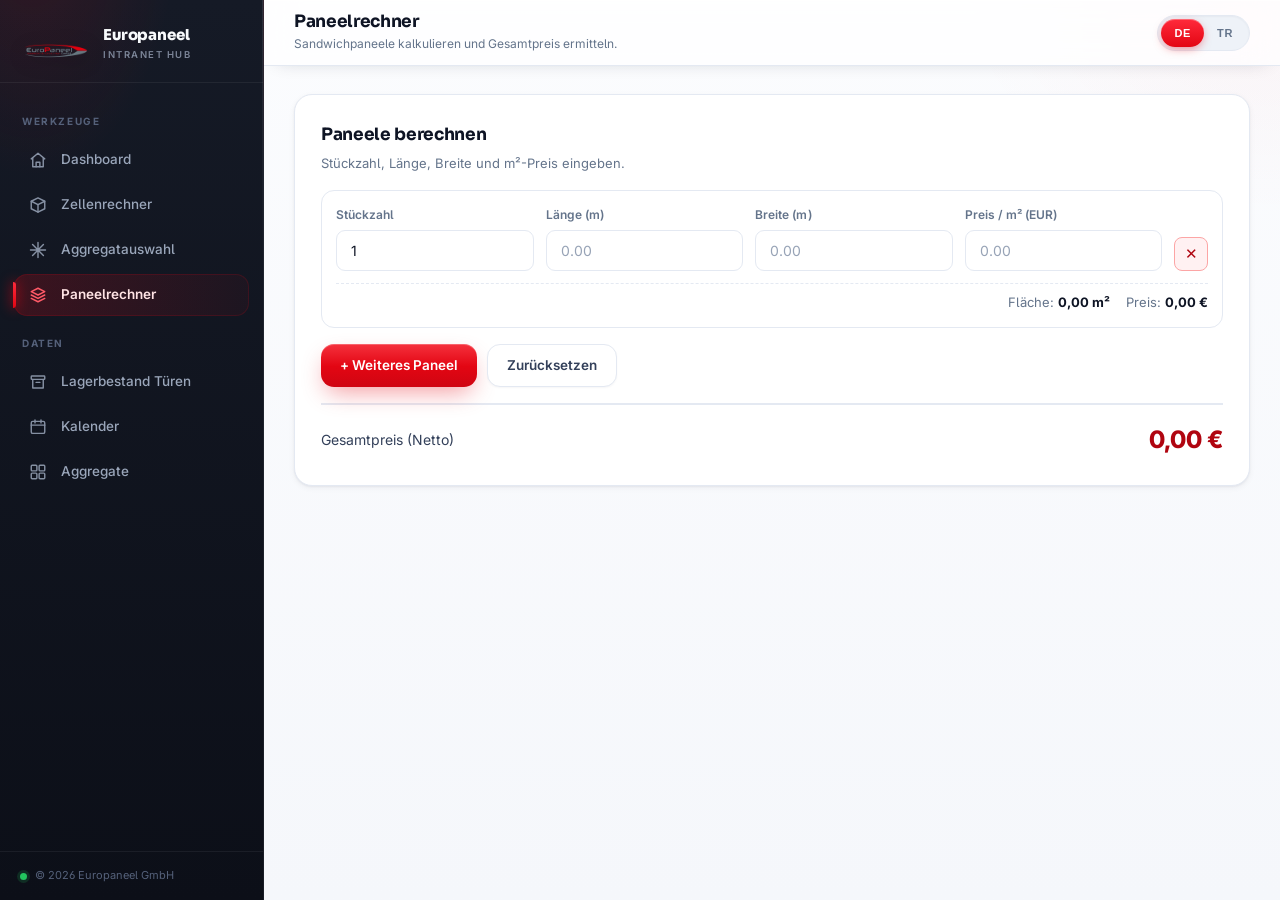
<file: paneelrechner.html>
<!DOCTYPE html>
<html lang="de">
<head>
  <meta charset="UTF-8" />
  <meta name="viewport" content="width=device-width, initial-scale=1.0" />
  <script src="pwa.js"></script>
  <title>Europaneel — Paneelrechner</title>
  <link rel="icon" type="image/png" href="logo.png" />
  <link rel="apple-touch-icon" href="logo.png" />
  <link rel="stylesheet" href="style.css" />
  <style>
    .rows { display: flex; flex-direction: column; gap: 12px; margin-bottom: 16px; }
    .row-card {
      border: 1px solid var(--border); border-radius: var(--radius); padding: 14px;
      display: grid; grid-template-columns: repeat(4,1fr) auto; gap: 12px; align-items: end;
      background: var(--white);
    }
    .row-card .input-group label { font-size: 12px; color: var(--steel); }
    .row-footer {
      grid-column: 1/-1; display: flex; justify-content: flex-end; gap: 16px;
      padding-top: 8px; border-top: 1px dashed var(--border); font-size: 13px; color: var(--steel); flex-wrap: wrap;
    }
    .row-footer strong { color: var(--ink); }
    .btn-del {
      background: var(--red-bg); border: 1px solid var(--red-border); color: var(--red-dark);
      border-radius: 8px; width: 34px; height: 34px; min-height: 34px; padding: 0; cursor: pointer;
      display: flex; align-items: center; justify-content: center; font-size: 15px; flex-shrink: 0; align-self: end;
      transition: background .18s;
    }
    .btn-del:hover { background: #fee2e2; }
    .btn-row { display: flex; gap: 10px; flex-wrap: wrap; }
    .summary-line {
      border-top: 2px solid var(--border); margin-top: 16px; padding-top: 16px;
      display: flex; justify-content: space-between; align-items: center; flex-wrap: wrap; gap: 12px;
    }
    .summary-line strong { font-size: 24px; font-weight: 800; color: var(--red-dark); }
    @media (max-width: 768px) {
      .row-card { grid-template-columns: 1fr 1fr; }
    }
    @media (max-width: 480px) {
      .row-card { grid-template-columns: 1fr; }
      .btn-row .btn { flex: 1 1 auto; }
    }
  </style>
</head>
<body>
<div class="shell">
  <aside class="sidebar">
    <div class="sidebar-top">
      <div class="brand">
        <img src="logo.png" alt="Europaneel" />
        <div class="brand-text">
          <span class="brand-name">Europaneel</span>
          <span class="brand-sub" data-i18n="brand_sub">Intranet Hub</span>
        </div>
      </div>
    </div>
    <nav class="sidebar-nav">
      <span class="nav-section-label" data-i18n="nav_tools">Werkzeuge</span>
      <a class="nav-link" href="index.html"><span class="nav-icon">🏠</span><span data-i18n="nav_home">Dashboard</span></a>
      <a class="nav-link" href="zellenrechner.html"><span class="nav-icon">🧊</span><span data-i18n="nav_zellen">Zellenrechner</span></a>
      <a class="nav-link" href="aggregatauswahl.html"><span class="nav-icon">🔍</span><span data-i18n="nav_aggr">Aggregatauswahl</span></a>
      <a class="nav-link active" href="paneelrechner.html"><span class="nav-icon">📋</span><span data-i18n="nav_paneel">Paneelrechner</span></a>
      <span class="nav-section-label" data-i18n="nav_data">Daten</span>
      <a class="nav-link" href="lagerbestand_tueren.html"><span class="nav-icon">📦</span><span data-i18n="nav_lager">Lagerbestand Türen</span></a>
      <a class="nav-link" href="kalender.html"><span class="nav-icon">📅</span><span data-i18n="nav_kal">Kalender</span></a>
      <a class="nav-link" href="aggregate.html"><span class="nav-icon">🗂️</span><span data-i18n="nav_aggregate">Aggregate</span></a>
    </nav>
    <div class="sidebar-footer">© 2025 Europaneel GmbH</div>
  </aside>

  <main class="main">
    <div class="topbar">
      <div class="topbar-left">
        <div class="topbar-title" data-i18n="title">Paneelrechner</div>
        <div class="topbar-sub" data-i18n="subtitle">Sandwichpaneele kalkulieren und Gesamtpreis ermitteln.</div>
      </div>
      <div class="topbar-right">
        <div class="lang-switch" role="group" aria-label="Sprache">
          <button class="lang-btn" data-lang="de">DE</button>
          <button class="lang-btn" data-lang="tr">TR</button>
        </div>
      </div>
    </div>

    <div class="content">
      <div class="card">
        <div class="section-title" data-i18n="section_title">Paneele berechnen</div>
        <p class="helper" data-i18n="section_helper">Stückzahl, Länge, Breite und m²-Preis eingeben.</p>

        <div class="rows" id="rows"></div>

        <div class="btn-row">
          <button class="btn btn-primary" id="addRowBtn" data-i18n="btn_add">+ Weiteres Paneel</button>
          <button class="btn btn-ghost" id="resetBtn" data-i18n="btn_reset">Zurücksetzen</button>
        </div>

        <div class="summary-line">
          <span data-i18n="summary_label">Gesamtpreis (Netto)</span>
          <strong id="grandTotal">0,00 €</strong>
        </div>
      </div>
    </div>
  </main>
</div>

<!-- Mobile bottom nav -->
<nav class="bottom-nav" aria-label="Navigation">
  <div class="bottom-nav-inner">
    <a class="bottom-nav-item" href="index.html"><span class="nav-icon">🏠</span><span>Home</span></a>
    <a class="bottom-nav-item" href="zellenrechner.html"><span class="nav-icon">🧊</span><span>Zellen</span></a>
    <a class="bottom-nav-item" href="aggregatauswahl.html"><span class="nav-icon">🔍</span><span>Agregat</span></a>
    <a class="bottom-nav-item active" href="paneelrechner.html"><span class="nav-icon">📋</span><span>Paneele</span></a>
    <a class="bottom-nav-item" href="lagerbestand_tueren.html"><span class="nav-icon">📦</span><span>Lager</span></a>
    <a class="bottom-nav-item" href="kalender.html"><span class="nav-icon">📅</span><span>Kalender</span></a>
  </div>
</nav>

<script>
const translations = {
  de: {
    brand_sub:"Intranet Hub",
    nav_tools:"Werkzeuge",
    nav_data:"Daten",
    nav_home:"Dashboard",
    nav_zellen:"Zellenrechner",
    nav_aggr:"Aggregatauswahl",
    nav_paneel:"Paneelrechner",
    nav_lager:"Lagerbestand Türen",
    nav_kal:"Kalender",
    nav_aggregate:"Aggregate",
    title:"Paneelrechner",
    subtitle:"Sandwichpaneele kalkulieren und Gesamtpreis ermitteln.",
    section_title:"Paneele berechnen",
    section_helper:"Stückzahl, Länge, Breite und m²-Preis eingeben.",
    label_qty:"Stückzahl",
    label_length:"Länge (m)",
    label_width:"Breite (m)",
    label_price:"Preis / m² (EUR)",
    row_area:"Fläche",
    row_total:"Preis",
    btn_add:"+ Weiteres Paneel",
    btn_reset:"Zurücksetzen",
    summary_label:"Gesamtpreis (Netto)"
  },
  tr: {
    brand_sub:"Intranet Hub",
    nav_tools:"Araçlar",
    nav_data:"Veriler",
    nav_home:"Ana Sayfa",
    nav_zellen:"Hücre Hesaplayıcı",
    nav_aggr:"Agrega Seçimi",
    nav_paneel:"Panel Hesaplayıcı",
    nav_lager:"Kapı Stoğu",
    nav_kal:"Takvim",
    nav_aggregate:"Agregatlar",
    title:"Panel Hesaplayıcı",
    subtitle:"Sandviç panel fiyatı ve toplam hesaplama.",
    section_title:"Panel hesaplama",
    section_helper:"Adet, uzunluk, genişlik ve m² fiyatı girin.",
    label_qty:"Adet",
    label_length:"Uzunluk (m)",
    label_width:"Genişlik (m)",
    label_price:"m² fiyatı (EUR)",
    row_area:"Alan",
    row_total:"Fiyat",
    btn_add:"+ Yeni panel",
    btn_reset:"Sıfırla",
    summary_label:"Genel toplam (Net)"
  }
};

let currentLang = localStorage.getItem("europaneel_lang") || "de";
let rowCounter = 0;

function t(key) {
  return (translations[currentLang] && translations[currentLang][key]) || (translations["de"] && translations["de"][key]) || key;
}

function applyLanguage(lang) {
  currentLang = lang;
  localStorage.setItem("europaneel_lang", lang);
  document.documentElement.lang = lang;
  document.title = "Europaneel — " + t("title");
  document.querySelectorAll("[data-i18n]").forEach(el => {
    el.textContent = t(el.getAttribute("data-i18n"));
  });
  document.querySelectorAll(".lang-btn").forEach(btn => {
    btn.classList.toggle("active", btn.getAttribute("data-lang") === lang);
  });
  // Update dynamic row labels
  document.querySelectorAll(".row-card").forEach(card => {
    card.querySelector(".lbl-qty")    && (card.querySelector(".lbl-qty").textContent    = t("label_qty"));
    card.querySelector(".lbl-length") && (card.querySelector(".lbl-length").textContent = t("label_length"));
    card.querySelector(".lbl-width")  && (card.querySelector(".lbl-width").textContent  = t("label_width"));
    card.querySelector(".lbl-price")  && (card.querySelector(".lbl-price").textContent  = t("label_price"));
    updateRowFooter(card);
  });
}

function fmtEur(val) {
  return val.toLocaleString("de-DE", {minimumFractionDigits:2, maximumFractionDigits:2}) + " €";
}

function fmtM2(val) {
  return val.toLocaleString("de-DE", {minimumFractionDigits:2, maximumFractionDigits:2}) + " m²";
}

function updateRowFooter(card) {
  const qty    = parseFloat(card.querySelector(".inp-qty").value)    || 0;
  const length = parseFloat(card.querySelector(".inp-length").value) || 0;
  const width  = parseFloat(card.querySelector(".inp-width").value)  || 0;
  const price  = parseFloat(card.querySelector(".inp-price").value)  || 0;
  const area   = qty * length * width;
  const total  = area * price;
  card.querySelector(".footer-area").innerHTML  = `${t("row_area")}: <strong>${fmtM2(area)}</strong>`;
  card.querySelector(".footer-total").innerHTML = `${t("row_total")}: <strong>${fmtEur(total)}</strong>`;
  updateGrandTotal();
}

function updateGrandTotal() {
  let grand = 0;
  document.querySelectorAll(".row-card").forEach(card => {
    const qty    = parseFloat(card.querySelector(".inp-qty").value)    || 0;
    const length = parseFloat(card.querySelector(".inp-length").value) || 0;
    const width  = parseFloat(card.querySelector(".inp-width").value)  || 0;
    const price  = parseFloat(card.querySelector(".inp-price").value)  || 0;
    grand += qty * length * width * price;
  });
  document.getElementById("grandTotal").textContent = fmtEur(grand);
}

function createRow() {
  rowCounter++;
  const card = document.createElement("div");
  card.className = "row-card";
  card.dataset.rowId = rowCounter;
  card.innerHTML = `
    <div class="input-group">
      <label class="lbl-qty">${t("label_qty")}</label>
      <input class="inp-qty" type="number" min="1" step="1" value="1" />
    </div>
    <div class="input-group">
      <label class="lbl-length">${t("label_length")}</label>
      <input class="inp-length" type="number" min="0" step="0.01" value="" placeholder="0.00" />
    </div>
    <div class="input-group">
      <label class="lbl-width">${t("label_width")}</label>
      <input class="inp-width" type="number" min="0" step="0.01" value="" placeholder="0.00" />
    </div>
    <div class="input-group">
      <label class="lbl-price">${t("label_price")}</label>
      <input class="inp-price" type="number" min="0" step="0.01" value="" placeholder="0.00" />
    </div>
    <button class="btn-del" title="Zeile löschen" aria-label="Zeile löschen">✕</button>
    <div class="row-footer">
      <span class="footer-area">${t("row_area")}: <strong>0,00 m²</strong></span>
      <span class="footer-total">${t("row_total")}: <strong>0,00 €</strong></span>
    </div>
  `;

  card.querySelectorAll("input").forEach(inp => {
    inp.addEventListener("input", () => updateRowFooter(card));
  });

  card.querySelector(".btn-del").addEventListener("click", () => {
    card.remove();
    updateGrandTotal();
    if (document.querySelectorAll(".row-card").length === 0) createRow();
  });

  document.getElementById("rows").appendChild(card);
  updateRowFooter(card);
}

document.getElementById("addRowBtn").addEventListener("click", createRow);

document.getElementById("resetBtn").addEventListener("click", () => {
  document.getElementById("rows").innerHTML = "";
  rowCounter = 0;
  createRow();
});

document.querySelectorAll(".lang-btn").forEach(btn => {
  btn.addEventListener("click", () => applyLanguage(btn.getAttribute("data-lang")));
});

// Init
applyLanguage(currentLang);
createRow();
</script>
</body>
</html>
</file>
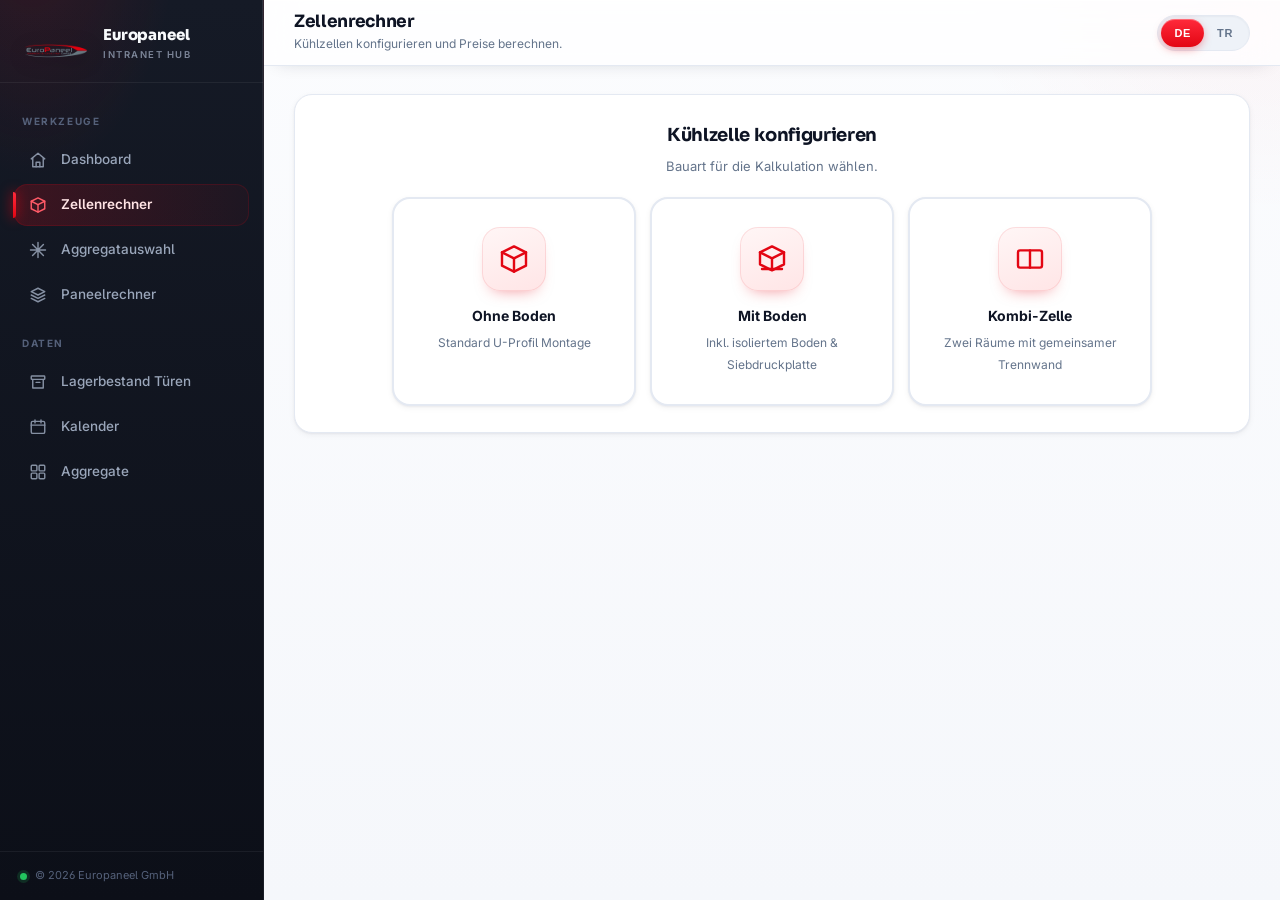
<file: zellenrechner.html>
<!DOCTYPE html>
<html lang="de">
<head>
  <meta charset="UTF-8" />
  <meta name="viewport" content="width=device-width, initial-scale=1.0" />
  <script src="pwa.js"></script>
  <title>Europaneel — Zellenrechner</title>
  <link rel="icon" type="image/png" href="logo.png" />
  <link rel="apple-touch-icon" href="logo.png" />
  <link rel="stylesheet" href="style.css" />
  <script src="aggregate-data.js"></script>
  <script src="zelle3d.js"></script>
  <script src="lib/jspdf.umd.min.js"></script>
  <style>
    .step-content { display: none; }
    .step-content.active { display: block; animation: fadeUp .3s var(--ease) both; }

    .selection-grid {
      display: grid;
      grid-template-columns: repeat(3, 1fr);
      gap: 14px;
      max-width: 760px;
      margin: 20px auto 0;
    }
    .selection-card {
      background: var(--white); border: 2px solid var(--border);
      border-radius: var(--radius-lg); padding: 28px 16px;
      text-align: center; cursor: pointer;
      transition: all .2s var(--ease); box-shadow: var(--shadow-sm);
    }
    .selection-card:hover { border-color: var(--red); transform: translateY(-3px); box-shadow: 0 12px 28px rgba(227,6,19,0.14); }
    .selection-card .s-icon {
      display: inline-flex; align-items: center; justify-content: center;
      width: 64px; height: 64px; border-radius: 18px; margin-bottom: 14px;
      color: var(--red);
      background: linear-gradient(160deg, #fff6f6, #ffe5e6);
      box-shadow: inset 0 0 0 1px rgba(227,6,19,0.10), 0 8px 16px -10px rgba(227,6,19,0.5);
      transition: transform var(--duration) var(--ease);
    }
    .selection-card .s-icon svg { width: 32px; height: 32px; stroke: currentColor; fill: none; stroke-width: 1.8; stroke-linecap: round; stroke-linejoin: round; }
    .selection-card:hover .s-icon { transform: scale(1.07) rotate(-3deg); }
    .selection-card .s-title { font-weight: 700; font-size: 14px; color: var(--ink); display: block; margin-bottom: 4px; }
    .selection-card .s-desc { color: var(--steel); font-size: 12px; }

    .config-inner { max-width: 680px; }
    .back-btn {
      background: none; border: none; color: var(--steel); cursor: pointer;
      margin-bottom: 18px; font-weight: 600; display: inline-flex;
      align-items: center; gap: 6px; font-size: 13px; padding: 0; font-family: inherit;
    }
    .back-btn:hover { color: var(--red); }
    .status-bar { display: flex; gap: 10px; flex-wrap: wrap; margin-bottom: 18px; }
    .status-badge {
      display: inline-flex; align-items: center; gap: 8px;
      background: var(--red-bg); color: var(--red-dark); border: 1px solid var(--red-border);
      padding: 8px 14px; border-radius: var(--radius); font-weight: 600; font-size: 13px;
    }
    .volume-badge {
      display: inline-flex; align-items: center; gap: 8px;
      background: var(--surface); color: var(--graphite); border: 1px solid var(--border);
      padding: 8px 14px; border-radius: var(--radius); font-weight: 600; font-size: 13px;
    }
    #row-boden-details, #row-siebdruck-details, #row-aggregat { display: none; }
    .summary-box { display: none; }
    .summary-box.show { display: block; }

    /* ===== KOMBI ===== */
    .kombi-wrap { max-width: 980px; }
    .kombi-rooms-grid {
      display: grid;
      grid-template-columns: 1fr 68px 1fr;
      gap: 0;
      margin-bottom: 14px;
      align-items: stretch;
    }
    .kombi-room-card {
      border: 2px solid var(--border); border-radius: var(--radius-lg); padding: 16px;
    }
    .kombi-room-card.r1 { border-color: #93c5fd; background: #f0f9ff; }
    .kombi-room-card.r2 { border-color: #6ee7b7; background: #f0fdf4; }
    .kombi-room-title {
      display: flex; align-items: center; gap: 8px;
      font-weight: 700; font-size: 14px; color: var(--ink); margin-bottom: 12px;
    }
    .room-num {
      width: 24px; height: 24px; border-radius: 50%;
      display: flex; align-items: center; justify-content: center;
      font-weight: 800; font-size: 12px; color: white; flex-shrink: 0;
    }
    .room-num.n1 { background: #3b82f6; }
    .room-num.n2 { background: #10b981; }
    .kombi-room-card .section-label { font-size: 10px; margin-top: 10px; margin-bottom: 5px; }
    .kombi-room-card .section-label:first-of-type { margin-top: 0; }
    .kombi-room-card .input-group { margin-bottom: 8px; }
    .kombi-room-card .input-group label { font-size: 11px; }
    .kombi-room-card .input-group input,
    .kombi-room-card .input-group select { font-size: 13px; padding: 7px 10px; }
    .kombi-room-card .input-row { gap: 8px; }

    .pill-group { display: flex; gap: 5px; margin-bottom: 10px; flex-wrap: wrap; }
    .pill {
      padding: 4px 11px; border-radius: 20px; border: 1px solid var(--border);
      background: var(--white); color: var(--graphite); font-size: 11px;
      font-weight: 600; cursor: pointer; transition: all .15s; font-family: inherit;
    }
    .pill:hover { border-color: var(--red); }
    .pill.active { background: var(--red); border-color: var(--red); color: white; }

    .kombi-divider-col {
      display: flex; flex-direction: column;
      align-items: center; justify-content: center; gap: 6px; padding: 16px 4px;
    }
    .tw-vline { width: 4px; flex: 1; border-radius: 2px; min-height: 24px;
      background: linear-gradient(to bottom, #e30613, #9f1239); }
    .tw-badge {
      writing-mode: vertical-rl; transform: rotate(180deg);
      background: var(--red); color: white; font-size: 8px; font-weight: 800;
      letter-spacing: .1em; text-transform: uppercase; padding: 8px 3px; border-radius: 4px;
    }
    .tw-dim-chip {
      background: var(--red-bg); border: 1px solid var(--red-border);
      color: var(--red-dark); font-size: 10px; font-weight: 600;
      padding: 3px 5px; border-radius: var(--radius);
      text-align: center; max-width: 60px; word-break: break-all;
    }

    .kombi-section-card {
      background: var(--white); border: 1px solid var(--border);
      border-radius: var(--radius-lg); padding: 16px; margin-bottom: 14px;
    }
    .kombi-section-card .section-label { margin-top: 0; }

    .kombi-notice {
      background: #fefce8; border: 1px solid #fde047; border-radius: var(--radius);
      padding: 8px 12px; font-size: 12px; color: #713f12; margin-bottom: 10px; display: none;
    }

    .kombi-summary-room {
      border: 1px solid var(--border); border-radius: var(--radius);
      overflow: hidden; margin-bottom: 10px;
    }
    .kombi-summary-room-hdr {
      display: flex; align-items: center; gap: 8px;
      background: var(--surface); padding: 9px 14px;
      font-weight: 700; font-size: 13px; color: var(--ink);
      border-bottom: 1px solid var(--border);
    }
    .kombi-summary-room-body { padding: 6px 14px; }
    .kombi-room-subtotal {
      border-top: 1px dashed var(--border); margin-top: 6px; padding-top: 6px;
    }

    @media (max-width: 768px) {
      .selection-grid { grid-template-columns: 1fr; max-width: 100%; }
      .kombi-rooms-grid { grid-template-columns: 1fr; }
      .kombi-divider-col { flex-direction: row; padding: 8px 0; height: 44px; }
      .tw-vline { width: auto; height: 4px; flex: 1; min-height: 0; }
      .tw-badge { writing-mode: horizontal-tb; transform: none; padding: 4px 8px; }
    }
    @media (hover: none) { .selection-card:hover { transform: none; } }

    /* ===== OFFER MODAL ===== */
    .modal-overlay {
      position: fixed; inset: 0; background: rgba(0,0,0,.55);
      display: flex; align-items: center; justify-content: center;
      z-index: 9999; padding: 20px;
    }
    .modal-box {
      background: white; border-radius: var(--radius-lg);
      padding: 32px; max-width: 420px; width: 100%;
      box-shadow: 0 32px 80px rgba(0,0,0,.25);
      animation: fadeUp .25s var(--ease) both;
    }
    .modal-icon { font-size: 32px; margin-bottom: 12px; }
    .modal-title { font-size: 20px; font-weight: 800; color: var(--ink); margin-bottom: 6px; }
    .modal-sub { font-size: 13px; color: var(--steel); margin-bottom: 20px; }
    .modal-actions { display: flex; gap: 10px; margin-top: 20px; }

    .btn-offer {
      display: flex; align-items: center; justify-content: center; gap: 8px;
      width: 100%; margin-top: 14px; padding: 11px 18px;
      background: var(--surface); border: 1.5px solid var(--border);
      border-radius: var(--radius); font-weight: 700; font-size: 13px;
      color: var(--ink); cursor: pointer; font-family: inherit;
      transition: all .18s;
    }
    .btn-offer:hover { border-color: var(--red); color: var(--red); background: var(--red-bg); }
    .btn-ico { display: inline-flex; align-items: center; }
    .btn-offer--primary {
      background: linear-gradient(180deg, #ec1b27 0%, #e30613 55%, #d20612 100%);
      border-color: transparent; color: #fff; box-shadow: var(--shadow-red);
    }
    .btn-offer--primary:hover { background: linear-gradient(180deg, #e30613, #c20511); color: #fff; border-color: transparent; }

    .agg-choice-label { font-size: 12px; font-weight: 600; color: var(--steel); margin: 10px 0 6px; }
    .agg-choice { display: grid; grid-template-columns: repeat(auto-fit, minmax(150px, 1fr)); gap: 10px; margin-bottom: 6px; }
    .agg-pick {
      position: relative; border: 1.5px solid var(--border); border-radius: var(--radius);
      padding: 10px 12px; cursor: pointer; display: flex; flex-direction: column; gap: 5px;
      transition: all var(--duration) var(--ease); background: var(--white);
    }
    .agg-pick:hover { border-color: var(--red); }
    .agg-pick.sel { border-color: var(--red); background: var(--red-bg); box-shadow: inset 0 0 0 1px var(--red); }
    .agg-pick input { position: absolute; opacity: 0; pointer-events: none; }
    .agg-pick-tag { font-size: 9.5px; font-weight: 800; text-transform: uppercase; letter-spacing: .05em; color: var(--steel); }
    .agg-pick.sel .agg-pick-tag { color: var(--red-dark); }
    .agg-pick-model { font-size: 13.5px; font-weight: 700; color: var(--ink); }
    .agg-pick-meta { font-size: 12px; color: var(--steel); font-variant-numeric: tabular-nums; }

    /* ── Angebotsansicht (Vollbild) ── */
    .offer-view { position: fixed; inset: 0; z-index: 9998; background: #eef2f6; display: flex; flex-direction: column; }
    .offer-view-bar {
      display: flex; align-items: center; gap: 10px; padding: 10px 14px;
      padding-top: calc(10px + env(safe-area-inset-top, 0px));
      background: #fff; border-bottom: 1px solid var(--border); box-shadow: 0 2px 10px rgba(15,23,42,.05);
      flex-shrink: 0;
    }
    .ov-title { font-weight: 700; color: var(--ink); flex: 1; text-align: center; font-size: 15px; }
    .ov-actions { display: flex; gap: 8px; }
    .ov-btn {
      display: inline-flex; align-items: center; gap: 6px; border: 1.5px solid var(--border);
      background: var(--white); color: var(--ink); border-radius: var(--radius); padding: 9px 13px;
      font-weight: 700; font-size: 13px; cursor: pointer; font-family: inherit; min-height: 44px;
      transition: all var(--duration) var(--ease);
    }
    .ov-btn:hover { border-color: var(--red); color: var(--red); }
    .ov-back { border: none; background: transparent; padding-left: 4px; }
    .ov-share { background: linear-gradient(180deg,#ec1b27,#d20612); color: #fff; border-color: transparent; box-shadow: var(--shadow-red); }
    .ov-share:hover { color: #fff; opacity: .95; }
    .ov-share.busy { opacity: .6; pointer-events: none; }
    .offer-view-frame { flex: 1; width: 100%; border: 0; background: #fff; }
    .agg-pick-img { height: 60px; display: flex; align-items: center; justify-content: center; background: #fff; border-radius: 6px; }
    .agg-pick-img img { max-height: 60px; max-width: 100%; object-fit: contain; }
    .agg-pick--static { cursor: default; }
    .split-note { font-size: 11.5px; color: #92400e; background: #fffbeb; border: 1px solid #fde68a; border-radius: var(--radius-sm); padding: 8px 10px; line-height: 1.4; margin-bottom: 12px; }

    .zelle3d-view {
      margin-top: 12px; background: #fff; border: 1px solid var(--border);
      border-radius: var(--radius-lg); padding: 10px; overflow-x: auto; text-align: center;
    }
    .zelle3d-view svg { max-width: 100%; height: auto; }
    .zelle3d-room-title {
      font-weight: 700; font-size: 12px; color: var(--ink); text-align: left;
      margin: 6px 2px 2px; display: flex; align-items: center; gap: 6px;
    }
  </style>
</head>
<body>
<div class="shell">
  <aside class="sidebar">
    <div class="sidebar-top">
      <div class="brand">
        <img src="logo.png" alt="Europaneel" />
        <div class="brand-text">
          <span class="brand-name">Europaneel</span>
          <span class="brand-sub" data-i18n="brand_sub">Intranet Hub</span>
        </div>
      </div>
    </div>
    <nav class="sidebar-nav">
      <span class="nav-section-label" data-i18n="nav_tools">Werkzeuge</span>
      <a class="nav-link" href="index.html"><span class="nav-icon">🏠</span><span data-i18n="nav_home">Dashboard</span></a>
      <a class="nav-link active" href="zellenrechner.html"><span class="nav-icon">🧊</span><span data-i18n="nav_zellen">Zellenrechner</span></a>
      <a class="nav-link" href="aggregatauswahl.html"><span class="nav-icon">🔍</span><span data-i18n="nav_aggr">Aggregatauswahl</span></a>
      <a class="nav-link" href="paneelrechner.html"><span class="nav-icon">📋</span><span data-i18n="nav_paneel">Paneelrechner</span></a>
      <span class="nav-section-label" data-i18n="nav_data">Daten</span>
      <a class="nav-link" href="lagerbestand_tueren.html"><span class="nav-icon">📦</span><span data-i18n="nav_lager">Lagerbestand Türen</span></a>
      <a class="nav-link" href="kalender.html"><span class="nav-icon">📅</span><span data-i18n="nav_kal">Kalender</span></a>
      <a class="nav-link" href="aggregate.html"><span class="nav-icon">🗂️</span><span data-i18n="nav_aggregate">Aggregate</span></a>
    </nav>
    <div class="sidebar-footer">© 2025 Europaneel GmbH</div>
  </aside>

  <main class="main">
    <div class="topbar">
      <div class="topbar-left">
        <div class="topbar-title" data-i18n="title">Zellenrechner</div>
        <div class="topbar-sub" data-i18n="subtitle">Kühlzellen konfigurieren und Preise berechnen.</div>
      </div>
      <div class="topbar-right">
        <div class="lang-switch" role="group" aria-label="Sprache">
          <button class="lang-btn" data-lang="de">DE</button>
          <button class="lang-btn" data-lang="tr">TR</button>
        </div>
      </div>
    </div>

    <div class="content">
      <div class="card">

        <!-- ── STEP 1: AUSWAHL ── -->
        <div id="step-1" class="step-content active">
          <div style="text-align:center;">
            <h2 style="font-size:18px;font-weight:700;color:var(--ink);margin-bottom:6px;" data-i18n="step1_title">Kühlzelle konfigurieren</h2>
            <p style="color:var(--steel);font-size:13px;" data-i18n="step1_sub">Bauart für die Kalkulation wählen.</p>
          </div>
          <div class="selection-grid">
            <div class="selection-card" onclick="startConfig(false)">
              <span class="s-icon"><svg viewBox="0 0 24 24"><path d="M12 2.5 21 7v10l-9 4.5L3 17V7z"/><path d="M3 7l9 4.5L21 7"/><path d="M12 11.5V21.5"/></svg></span>
              <span class="s-title" data-i18n="card_no_floor">Ohne Boden</span>
              <span class="s-desc" data-i18n="card_no_floor_desc">Standard U-Profil Montage</span>
            </div>
            <div class="selection-card" onclick="startConfig(true)">
              <span class="s-icon"><svg viewBox="0 0 24 24"><path d="M12 2.5 21 7v9l-9 4.5L3 16V7z"/><path d="M3 7l9 4.5L21 7"/><path d="M12 11.5v8"/><path d="M4.5 19.5h15"/></svg></span>
              <span class="s-title" data-i18n="card_with_floor">Mit Boden</span>
              <span class="s-desc" data-i18n="card_with_floor_desc">Inkl. isoliertem Boden &amp; Siebdruckplatte</span>
            </div>
            <div class="selection-card" onclick="startKombi()">
              <span class="s-icon"><svg viewBox="0 0 24 24"><rect x="3" y="5.5" width="18" height="13" rx="1.6"/><path d="M12 5.5v13"/></svg></span>
              <span class="s-title" data-i18n="card_kombi">Kombi-Zelle</span>
              <span class="s-desc" data-i18n="card_kombi_desc">Zwei Räume mit gemeinsamer Trennwand</span>
            </div>
          </div>
        </div>

        <!-- ── STEP 2: EINZELZELLE ── -->
        <div id="step-2" class="step-content">
          <div class="config-inner">
            <button class="back-btn" onclick="goToStep(1)" data-i18n="back_to_select">← Zurück zur Auswahl</button>
            <div class="status-bar">
              <div class="status-badge"><span id="badge-icon"></span><span id="badge-text"></span></div>
              <div class="volume-badge" id="badge-volume-container" style="display:none;">
                <span data-i18n="badge_volume">Volumen:</span>
                <span id="badge-volume-value">0,00 m³</span>
              </div>
            </div>
            <div class="section-label" data-i18n="section_dims">1. Außenmaße der Zelle</div>
            <div class="input-row">
              <div class="input-group">
                <label data-i18n="label_length">Länge (m)</label>
                <input type="number" id="inp-laenge" placeholder="3.00" step="0.01" oninput="berechnePreis()">
              </div>
              <div class="input-group">
                <label data-i18n="label_width">Breite (m)</label>
                <input type="number" id="inp-breite" placeholder="2.50" step="0.01" oninput="berechnePreis()">
              </div>
            </div>
            <div class="input-group" style="margin-bottom:12px;">
              <label data-i18n="label_height">Höhe (m)</label>
              <input type="number" id="inp-hoehe" placeholder="2.20" step="0.01" oninput="berechnePreis()">
            </div>
            <div class="section-label" data-i18n="section_pricing">2. Kalkulations-Basis (EUR/m²)</div>
            <div class="input-row">
              <div class="input-group">
                <label style="color:#7f1d1d;" data-i18n="label_panel_price">Paneel Preis</label>
                <input type="number" id="inp-preis-qm" class="price-input" value="55.00" oninput="berechnePreis()">
              </div>
              <div class="input-group" id="div-siebdruck">
                <label style="color:#7f1d1d;" data-i18n="label_siebdruck">Siebdruckplatten</label>
                <input type="number" id="inp-preis-siebdruck" class="price-input" value="50.00" oninput="berechnePreis()">
              </div>
            </div>
            <div class="input-group" style="margin-bottom:12px;">
              <label data-i18n="label_daemmung">Dämmstärke der Paneele</label>
              <select id="inp-daemmung" onchange="berechnePreis()">
                <option value="60">60 mm</option>
                <option value="80">80 mm</option>
                <option value="100" selected>100 mm (Standard Normalkühlung)</option>
                <option value="120">120 mm</option>
                <option value="150">150 mm (Standard Tiefkühlung)</option>
                <option value="200">200 mm</option>
              </select>
            </div>
            <div class="section-label" data-i18n="section_door">3. Tür &amp; Ausstattung</div>
            <div class="input-group" style="margin-bottom:12px;">
              <label data-i18n="label_door_size">Türgröße</label>
              <select id="inp-tuer" onchange="berechnePreis()">
                <option value="0" data-i18n="door_none">Keine Tür [0 EUR]</option>
                <option value="550" data-i18n="door_75_175">Drehtür 75×175 cm [550 EUR]</option>
                <option value="580" data-i18n="door_75_190">Drehtür 75×190 cm [580 EUR]</option>
                <option value="600" data-i18n="door_80_190">Drehtür 80×190 cm [600 EUR]</option>
                <option value="650" data-i18n="door_90_190">Drehtür 90×190 cm [650 EUR]</option>
                <option value="700" data-i18n="door_110_190">Drehtür 110×190 cm [700 EUR]</option>
                <option value="800" data-i18n="door_100_200">Drehtür 100×200 cm [800 EUR]</option>
                <option value="900" data-i18n="door_120_200">Drehtür 120×200 cm [900 EUR]</option>
                <option value="1000" data-i18n="door_120_220">Drehtür 120×220 cm [1.000 EUR]</option>
                <option value="schiebe" data-i18n="door_slide">Schiebetür (Maße & Preis)</option>
              </select>
            </div>
            <div class="input-row" id="tuer-optionen">
              <div class="input-group">
                <label data-i18n="label_tuer_seite">Türseite (Montagewand)</label>
                <select id="inp-tuer-seite" onchange="berechnePreis()">
                  <option value="L" data-i18n="tuer_seite_L">Längsseite (L)</option>
                  <option value="B" data-i18n="tuer_seite_B">Breitseite (B)</option>
                </select>
              </div>
              <div class="input-group">
                <label data-i18n="label_tuer_anschlag">Anschlag / Öffnung</label>
                <select id="inp-tuer-anschlag" onchange="berechnePreis()">
                  <option value="links" data-i18n="anschlag_links">Links</option>
                  <option value="rechts" data-i18n="anschlag_rechts">Rechts</option>
                </select>
              </div>
            </div>
            <div id="schiebetuer-fields" style="display:none;">
              <div class="input-row">
                <div class="input-group">
                  <label data-i18n="label_st_breite">Schiebetür Breite (cm)</label>
                  <input type="number" id="inp-st-breite" placeholder="300" step="1" oninput="berechnePreis()">
                </div>
                <div class="input-group">
                  <label data-i18n="label_st_hoehe">Schiebetür Höhe (cm)</label>
                  <input type="number" id="inp-st-hoehe" placeholder="220" step="1" oninput="berechnePreis()">
                </div>
              </div>
              <div class="input-group" style="margin-bottom:12px;">
                <label style="color:#7f1d1d;" data-i18n="label_st_preis">Schiebetür Preis (EUR)</label>
                <input type="number" id="inp-st-preis" class="price-input" placeholder="0.00" step="0.01" oninput="berechnePreis()">
              </div>
            </div>
            <div class="section-label" data-i18n="section_agg">4. Aggregat (optional)</div>
            <div class="input-row">
              <div class="input-group">
                <label data-i18n="label_agg_add">Aggregat hinzufügen</label>
                <select id="inp-aggregat" onchange="berechnePreis()">
                  <option value="0" data-i18n="agg_none">Kein Aggregat</option>
                  <option value="1" data-i18n="agg_auto">Automatisch wählen (Monoblock)</option>
                  <option value="split" data-i18n="agg_split">Split-Anlage (Pakora)</option>
                </select>
              </div>
              <div class="input-group">
                <label data-i18n="label_cooling">Kühlart</label>
                <select id="inp-kuehlart" onchange="berechnePreis()">
                  <option value="normal" data-i18n="cooling_normal">Normalkühlung</option>
                  <option value="tief" data-i18n="cooling_tief">Tiefkühlung</option>
                </select>
              </div>
            </div>
            <div class="input-row">
              <div class="input-group" id="group-mount" style="display:none;">
                <label data-i18n="label_mount">Montage</label>
                <select id="inp-montage" onchange="berechnePreis()">
                  <option value="Wand" data-i18n="mount_wall">Wandgerät</option>
                  <option value="Decke" data-i18n="mount_ceiling">Deckengerät</option>
                </select>
              </div>
              <div class="input-group" id="group-manufacturer" style="display:none;">
                <label data-i18n="label_manufacturer">Hersteller</label>
                <select id="inp-manufacturer" onchange="berechnePreis()">
                  <option value="auto" data-i18n="manuf_auto">Günstigstes</option>
                  <option value="Govi">Govi</option>
                  <option value="Zanotti">Zanotti</option>
                </select>
              </div>
            </div>
            <div id="agg-choice-label" class="agg-choice-label" style="display:none;" data-i18n="agg_choice_hint">Modell wählen — kleiner oder größer:</div>
            <div id="agg-choice-single" class="agg-choice" style="display:none;"></div>
            <div id="split-fields" style="display:none;">
              <div class="input-group" style="margin-bottom:8px;">
                <label style="color:#7f1d1d;" data-i18n="label_split_preis">Split-Anlage Preis (EUR)</label>
                <input type="number" id="inp-split-preis" class="price-input" placeholder="0.00" step="0.01" oninput="berechnePreis()">
              </div>
              <div class="split-note" data-i18n="split_incl">Im Preis enthalten: Verflüssigungssatz, Verdampfer, Expansionsventile und Kühlstellenregler.</div>
            </div>
            <div class="section-label" data-i18n="section_service">5. Lieferung &amp; Montage (optional)</div>
            <div class="input-group" style="margin-bottom:16px;">
              <label data-i18n="label_service">Lieferung &amp; Montage (EUR)</label>
              <input type="number" id="inp-service" placeholder="0.00" step="0.01" oninput="berechnePreis()">
            </div>
            <button class="btn btn-primary btn-full" onclick="berechnePreis()" data-i18n="btn_calc">Preis aktualisieren</button>
            <div class="summary-box" id="summary-area">
              <div style="font-weight:700;font-size:14px;color:var(--ink);margin-bottom:10px;" data-i18n="summary_title">Details zur Berechnung</div>
              <div class="summary-row">
                <span><span data-i18n="summary_shell">Hülle (Wand+Decke)</span> <small id="val-huelle-qm" style="opacity:.55;font-size:11px;"></small></span>
                <strong id="val-huelle-eur">0,00 EUR</strong>
              </div>
              <div class="summary-row" id="row-boden-details">
                <span><span data-i18n="summary_floor_panel">Boden Paneel</span> <small id="val-boden-qm" style="opacity:.55;font-size:11px;"></small></span>
                <strong id="val-boden-eur">0,00 EUR</strong>
              </div>
              <div class="summary-row" id="row-siebdruck-details">
                <span data-i18n="summary_floor_siebdruck">Boden Siebdruck</span>
                <strong id="val-siebdruck-eur">0,00 EUR</strong>
              </div>
              <div class="summary-row">
                <span data-i18n="summary_door">Tür Element</span>
                <strong id="val-tuer-eur">0,00 EUR</strong>
              </div>
              <div class="summary-row" id="row-aggregat">
                <span><span data-i18n="summary_agg">Aggregat</span> <small id="val-aggregat-name" style="opacity:.55;font-size:11px;">-</small></span>
                <strong id="val-aggregat-eur">0,00 EUR</strong>
              </div>
              <div class="summary-row" id="row-aggregat-fee" style="display:none;">
                <span data-i18n="summary_delivery">Govi Lieferpauschale</span>
                <strong id="val-aggregat-fee-eur">0,00 EUR</strong>
              </div>
              <div class="summary-row">
                <span data-i18n="summary_service">Lieferung &amp; Montage</span>
                <strong id="val-service-eur">0,00 EUR</strong>
              </div>
              <div class="result-bar">
                <div class="price-label" data-i18n="summary_total">Gesamtpreis (Netto)</div>
                <div class="price-big" id="preis-ausgabe">0,00 EUR</div>
              </div>
              <button class="btn-offer" id="btn-3d-single" onclick="toggle3D('single')">
                <span class="btn-ico"><svg viewBox="0 0 24 24" width="16" height="16" fill="none" stroke="currentColor" stroke-width="1.8" stroke-linecap="round" stroke-linejoin="round"><path d="M12 2.5 21 7v10l-9 4.5L3 17V7z"/><path d="M3 7l9 4.5L21 7"/><path d="M12 11.5V21.5"/></svg></span><span data-i18n="btn_3d">3D-Zeichnung anzeigen</span>
              </button>
              <div id="zelle3d-view-single" class="zelle3d-view" style="display:none;"></div>
              <button class="btn-offer" id="btn-3d-save-single" style="display:none;" onclick="download3D('single')">
                <span>💾</span><span data-i18n="btn_3d_save">Als Bild speichern</span>
              </button>
              <button class="btn-offer btn-offer--primary" onclick="openOfferModal('single')">
                <span>📄</span><span data-i18n="btn_offer">Angebot als PDF erstellen</span>
              </button>
            </div>
          </div>
        </div>

        <!-- ── STEP 3: KOMBI-ZELLE ── -->
        <div id="step-3" class="step-content">
          <div class="kombi-wrap">
            <button class="back-btn" onclick="goToStep(1)" data-i18n="back_to_select">← Zurück zur Auswahl</button>

            <div class="kombi-rooms-grid">
              <!-- RAUM 1 -->
              <div class="kombi-room-card r1">
                <div class="kombi-room-title">
                  <span class="room-num n1">1</span>
                  <span data-i18n="kombi_room1">Raum 1</span>
                </div>

                <div class="section-label" data-i18n="label_cooling">Kühlart</div>
                <div id="k1-cool-pills" class="pill-group">
                  <button class="pill active" onclick="setKombiCool1('normal',this)" data-i18n="cooling_normal">Normalkühlung</button>
                  <button class="pill" onclick="setKombiCool1('tief',this)" data-i18n="cooling_tief">Tiefkühlung</button>
                </div>

                <div class="section-label" data-i18n="kombi_boden">Boden</div>
                <div id="k1-boden-pills" class="pill-group">
                  <button class="pill active" onclick="setKombiBoden1(false,this)" data-i18n="card_no_floor">Ohne Boden</button>
                  <button class="pill" onclick="setKombiBoden1(true,this)" data-i18n="card_with_floor">Mit Boden</button>
                </div>

                <div class="section-label" data-i18n="section_dims_short">Maße (m)</div>
                <div class="input-row">
                  <div class="input-group">
                    <label data-i18n="label_length">Länge (m)</label>
                    <input type="number" id="k1-laenge" placeholder="3.00" step="0.01" oninput="berechneKombi()">
                  </div>
                  <div class="input-group">
                    <label data-i18n="label_width">Breite (m)</label>
                    <input type="number" id="k1-breite" placeholder="2.00" step="0.01" oninput="berechneKombi()">
                  </div>
                </div>
                <div class="input-group">
                  <label data-i18n="label_height">Höhe (m)</label>
                  <input type="number" id="k1-hoehe" placeholder="2.10" step="0.01" oninput="berechneKombi()">
                </div>
                <div class="volume-badge" id="k1-vol" style="display:none;margin-bottom:8px;font-size:12px;">
                  <span data-i18n="badge_volume">Volumen:</span> <span id="k1-vol-val">—</span>
                </div>

                <div class="section-label" data-i18n="section_pricing_short">Preis (EUR/m²)</div>
                <div class="input-row">
                  <div class="input-group">
                    <label style="color:#7f1d1d;" data-i18n="label_panel_price">Paneel Preis</label>
                    <input type="number" id="k1-preis" class="price-input" value="55.00" oninput="berechneKombi()">
                  </div>
                  <div class="input-group" id="k1-siebdruck-group" style="display:none;">
                    <label style="color:#7f1d1d;" data-i18n="label_siebdruck">Siebdruck</label>
                    <input type="number" id="k1-siebdruck" class="price-input" value="50.00" oninput="berechneKombi()">
                  </div>
                </div>

                <div class="section-label" data-i18n="section_door_short">Tür</div>
                <div class="input-group">
                  <select id="k1-tuer" onchange="berechneKombi()">
                    <option value="0" data-i18n="door_none">Keine Tür [0 EUR]</option>
                    <option value="550" data-i18n="door_75_175">Drehtür 75×175 cm [550 EUR]</option>
                    <option value="580" data-i18n="door_75_190">Drehtür 75×190 cm [580 EUR]</option>
                    <option value="600" data-i18n="door_80_190">Drehtür 80×190 cm [600 EUR]</option>
                    <option value="650" data-i18n="door_90_190">Drehtür 90×190 cm [650 EUR]</option>
                    <option value="700" data-i18n="door_110_190">Drehtür 110×190 cm [700 EUR]</option>
                    <option value="800" data-i18n="door_100_200">Drehtür 100×200 cm [800 EUR]</option>
                    <option value="900" data-i18n="door_120_200">Drehtür 120×200 cm [900 EUR]</option>
                    <option value="1000" data-i18n="door_120_220">Drehtür 120×220 cm [1.000 EUR]</option>
                    <option value="schiebe" data-i18n="door_slide">Schiebetür (Maße & Preis)</option>
                  </select>
                </div>
                <div class="input-group" style="margin-top:8px;">
                  <label data-i18n="label_tuer_anschlag">Anschlag / Öffnung</label>
                  <select id="k1-anschlag" onchange="berechneKombi()">
                    <option value="links" data-i18n="anschlag_links">Links</option>
                    <option value="rechts" data-i18n="anschlag_rechts">Rechts</option>
                  </select>
                </div>
                <div id="k1-schiebe-fields" style="display:none;">
                  <div class="input-row">
                    <div class="input-group"><label data-i18n="label_st_breite">Schiebetür Breite (cm)</label><input type="number" id="k1-st-breite" placeholder="300" step="1" oninput="berechneKombi()"></div>
                    <div class="input-group"><label data-i18n="label_st_hoehe">Schiebetür Höhe (cm)</label><input type="number" id="k1-st-hoehe" placeholder="220" step="1" oninput="berechneKombi()"></div>
                  </div>
                  <div class="input-group"><label style="color:#7f1d1d;" data-i18n="label_st_preis">Schiebetür Preis (EUR)</label><input type="number" id="k1-st-preis" class="price-input" placeholder="0.00" step="0.01" oninput="berechneKombi()"></div>
                </div>

                <div class="section-label" data-i18n="section_agg_short">Aggregat</div>
                <div class="input-group">
                  <select id="k1-aggregat" onchange="toggleKombiAgg(1);berechneKombi();">
                    <option value="0" data-i18n="agg_none">Kein Aggregat</option>
                    <option value="1" data-i18n="agg_auto">Automatisch wählen</option>
                  </select>
                </div>
                <div id="k1-agg-opts" style="display:none;">
                  <div class="input-row">
                    <div class="input-group">
                      <label data-i18n="label_mount">Montage</label>
                      <select id="k1-montage" onchange="berechneKombi()">
                        <option value="Wand" data-i18n="mount_wall">Wandgerät</option>
                        <option value="Decke" data-i18n="mount_ceiling">Deckengerät</option>
                      </select>
                    </div>
                    <div class="input-group">
                      <label data-i18n="label_manufacturer">Hersteller</label>
                      <select id="k1-manufacturer" onchange="berechneKombi()">
                        <option value="auto" data-i18n="manuf_auto">Günstigstes</option>
                        <option value="Govi">Govi</option>
                        <option value="Zanotti">Zanotti</option>
                      </select>
                    </div>
                  </div>
                  <div id="k1-agg-choice-label" class="agg-choice-label" style="display:none;" data-i18n="agg_choice_hint">Modell wählen — kleiner oder größer:</div>
                  <div id="k1-agg-choice" class="agg-choice" style="display:none;"></div>
                </div>
              </div>

              <!-- TRENNWAND DIVIDER -->
              <div class="kombi-divider-col">
                <div class="tw-vline"></div>
                <div class="tw-badge" data-i18n="kombi_tw_label">TRENNWAND</div>
                <div class="tw-dim-chip" id="tw-area-display">—</div>
                <div class="tw-vline"></div>
              </div>

              <!-- RAUM 2 -->
              <div class="kombi-room-card r2">
                <div class="kombi-room-title">
                  <span class="room-num n2">2</span>
                  <span data-i18n="kombi_room2">Raum 2</span>
                </div>

                <div class="section-label" data-i18n="label_cooling">Kühlart</div>
                <div id="k2-cool-pills" class="pill-group">
                  <button class="pill active" onclick="setKombiCool2('normal',this)" data-i18n="cooling_normal">Normalkühlung</button>
                  <button class="pill" onclick="setKombiCool2('tief',this)" data-i18n="cooling_tief">Tiefkühlung</button>
                </div>

                <div class="section-label" data-i18n="kombi_boden">Boden</div>
                <div id="k2-boden-pills" class="pill-group">
                  <button class="pill active" onclick="setKombiBoden2(false,this)" data-i18n="card_no_floor">Ohne Boden</button>
                  <button class="pill" onclick="setKombiBoden2(true,this)" data-i18n="card_with_floor">Mit Boden</button>
                </div>

                <div class="section-label" data-i18n="section_dims_short">Maße (m)</div>
                <div class="input-row">
                  <div class="input-group">
                    <label data-i18n="label_length">Länge (m)</label>
                    <input type="number" id="k2-laenge" placeholder="3.00" step="0.01" oninput="berechneKombi()">
                  </div>
                  <div class="input-group">
                    <label data-i18n="label_width">Breite (m)</label>
                    <input type="number" id="k2-breite" placeholder="2.00" step="0.01" oninput="berechneKombi()">
                  </div>
                </div>
                <div class="input-group">
                  <label data-i18n="label_height">Höhe (m)</label>
                  <input type="number" id="k2-hoehe" placeholder="2.10" step="0.01" oninput="berechneKombi()">
                </div>
                <div class="volume-badge" id="k2-vol" style="display:none;margin-bottom:8px;font-size:12px;">
                  <span data-i18n="badge_volume">Volumen:</span> <span id="k2-vol-val">—</span>
                </div>

                <div class="section-label" data-i18n="section_pricing_short">Preis (EUR/m²)</div>
                <div class="input-row">
                  <div class="input-group">
                    <label style="color:#7f1d1d;" data-i18n="label_panel_price">Paneel Preis</label>
                    <input type="number" id="k2-preis" class="price-input" value="55.00" oninput="berechneKombi()">
                  </div>
                  <div class="input-group" id="k2-siebdruck-group" style="display:none;">
                    <label style="color:#7f1d1d;" data-i18n="label_siebdruck">Siebdruck</label>
                    <input type="number" id="k2-siebdruck" class="price-input" value="50.00" oninput="berechneKombi()">
                  </div>
                </div>

                <div class="section-label" data-i18n="section_door_short">Tür</div>
                <div class="input-group">
                  <select id="k2-tuer" onchange="berechneKombi()">
                    <option value="0" data-i18n="door_none">Keine Tür [0 EUR]</option>
                    <option value="550" data-i18n="door_75_175">Drehtür 75×175 cm [550 EUR]</option>
                    <option value="580" data-i18n="door_75_190">Drehtür 75×190 cm [580 EUR]</option>
                    <option value="600" data-i18n="door_80_190">Drehtür 80×190 cm [600 EUR]</option>
                    <option value="650" data-i18n="door_90_190">Drehtür 90×190 cm [650 EUR]</option>
                    <option value="700" data-i18n="door_110_190">Drehtür 110×190 cm [700 EUR]</option>
                    <option value="800" data-i18n="door_100_200">Drehtür 100×200 cm [800 EUR]</option>
                    <option value="900" data-i18n="door_120_200">Drehtür 120×200 cm [900 EUR]</option>
                    <option value="1000" data-i18n="door_120_220">Drehtür 120×220 cm [1.000 EUR]</option>
                    <option value="schiebe" data-i18n="door_slide">Schiebetür (Maße & Preis)</option>
                  </select>
                </div>
                <div class="input-group" style="margin-top:8px;">
                  <label data-i18n="label_tuer_anschlag">Anschlag / Öffnung</label>
                  <select id="k2-anschlag" onchange="berechneKombi()">
                    <option value="links" data-i18n="anschlag_links">Links</option>
                    <option value="rechts" data-i18n="anschlag_rechts">Rechts</option>
                  </select>
                </div>
                <div id="k2-schiebe-fields" style="display:none;">
                  <div class="input-row">
                    <div class="input-group"><label data-i18n="label_st_breite">Schiebetür Breite (cm)</label><input type="number" id="k2-st-breite" placeholder="300" step="1" oninput="berechneKombi()"></div>
                    <div class="input-group"><label data-i18n="label_st_hoehe">Schiebetür Höhe (cm)</label><input type="number" id="k2-st-hoehe" placeholder="220" step="1" oninput="berechneKombi()"></div>
                  </div>
                  <div class="input-group"><label style="color:#7f1d1d;" data-i18n="label_st_preis">Schiebetür Preis (EUR)</label><input type="number" id="k2-st-preis" class="price-input" placeholder="0.00" step="0.01" oninput="berechneKombi()"></div>
                </div>

                <div class="section-label" data-i18n="section_agg_short">Aggregat</div>
                <div class="input-group">
                  <select id="k2-aggregat" onchange="toggleKombiAgg(2);berechneKombi();">
                    <option value="0" data-i18n="agg_none">Kein Aggregat</option>
                    <option value="1" data-i18n="agg_auto">Automatisch wählen</option>
                  </select>
                </div>
                <div id="k2-agg-opts" style="display:none;">
                  <div class="input-row">
                    <div class="input-group">
                      <label data-i18n="label_mount">Montage</label>
                      <select id="k2-montage" onchange="berechneKombi()">
                        <option value="Wand" data-i18n="mount_wall">Wandgerät</option>
                        <option value="Decke" data-i18n="mount_ceiling">Deckengerät</option>
                      </select>
                    </div>
                    <div class="input-group">
                      <label data-i18n="label_manufacturer">Hersteller</label>
                      <select id="k2-manufacturer" onchange="berechneKombi()">
                        <option value="auto" data-i18n="manuf_auto">Günstigstes</option>
                        <option value="Govi">Govi</option>
                        <option value="Zanotti">Zanotti</option>
                      </select>
                    </div>
                  </div>
                  <div id="k2-agg-choice-label" class="agg-choice-label" style="display:none;" data-i18n="agg_choice_hint">Modell wählen — kleiner oder größer:</div>
                  <div id="k2-agg-choice" class="agg-choice" style="display:none;"></div>
                </div>
              </div>
            </div><!-- end kombi-rooms-grid -->

            <!-- Trennwand-Hinweis bei nicht erkannter Wand -->
            <div class="kombi-notice" id="k-tw-notice" data-i18n="kombi_tw_notice">
              ⚠ Trennwand konnte nicht automatisch erkannt werden — bitte Fläche manuell eingeben.
            </div>

            <!-- Trennwand + Service -->
            <div class="kombi-section-card">
              <div class="section-label" style="margin-top:0;" data-i18n="kombi_tw_section">Trennwand &amp; Kosten</div>
              <div id="k-tw-manual-wrap" style="display:none;margin-bottom:10px;">
                <div class="input-group">
                  <label data-i18n="label_tw_manual">Trennwand-Fläche (m²) — manuell</label>
                  <input type="number" id="k-tw-area" placeholder="z.B. 4.41" step="0.01" oninput="berechneKombi()">
                </div>
              </div>
              <div class="input-row">
                <div class="input-group">
                  <label data-i18n="label_tw_price">Trennwand Preis (EUR/m²)</label>
                  <input type="number" id="k-tw-preis" class="price-input" value="55.00" oninput="berechneKombi()">
                </div>
                <div class="input-group">
                  <label data-i18n="label_service">Lieferung &amp; Montage (EUR)</label>
                  <input type="number" id="k-service" placeholder="0.00" step="0.01" oninput="berechneKombi()">
                </div>
              </div>
              <div class="input-group" style="margin-top:8px;">
                <label data-i18n="label_daemmung">Dämmstärke der Paneele</label>
                <select id="k-daemmung" onchange="berechneKombi()">
                  <option value="60">60 mm</option>
                  <option value="80">80 mm</option>
                  <option value="100" selected>100 mm (Standard Normalkühlung)</option>
                  <option value="120">120 mm</option>
                  <option value="150">150 mm (Standard Tiefkühlung)</option>
                  <option value="200">200 mm</option>
                </select>
              </div>
            </div>

            <button class="btn btn-primary btn-full" onclick="berechneKombi()" data-i18n="btn_calc">Preis aktualisieren</button>

            <!-- KOMBI SUMMARY -->
            <div class="summary-box" id="kombi-summary">

              <!-- Room 1 -->
              <div class="kombi-summary-room">
                <div class="kombi-summary-room-hdr">
                  <span class="room-num n1" style="width:20px;height:20px;font-size:11px;">1</span>
                  <span data-i18n="kombi_room1">Raum 1</span>
                  <small id="k1-summary-type" style="margin-left:auto;opacity:.6;font-size:11px;font-weight:400;"></small>
                </div>
                <div class="kombi-summary-room-body">
                  <div class="summary-row">
                    <span><span data-i18n="summary_shell">Hülle (Wand+Decke)</span> <small id="k1-huelle-qm" style="opacity:.55;font-size:11px;"></small></span>
                    <strong id="k1-huelle-eur">0,00 EUR</strong>
                  </div>
                  <div class="summary-row" id="k1-boden-row" style="display:none;">
                    <span><span data-i18n="summary_floor_panel">Boden Paneel</span> <small id="k1-boden-qm" style="opacity:.55;font-size:11px;"></small></span>
                    <strong id="k1-boden-eur">0,00 EUR</strong>
                  </div>
                  <div class="summary-row" id="k1-siebd-row" style="display:none;">
                    <span data-i18n="summary_floor_siebdruck">Boden Siebdruck</span>
                    <strong id="k1-siebd-eur">0,00 EUR</strong>
                  </div>
                  <div class="summary-row">
                    <span data-i18n="summary_door">Tür Element</span>
                    <strong id="k1-door-eur">0,00 EUR</strong>
                  </div>
                  <div class="summary-row" id="k1-agg-row" style="display:none;">
                    <span><span data-i18n="summary_agg">Aggregat</span> <small id="k1-agg-name" style="opacity:.55;font-size:11px;">-</small></span>
                    <strong id="k1-agg-eur">0,00 EUR</strong>
                  </div>
                  <div class="summary-row" id="k1-agg-fee-row" style="display:none;">
                    <span data-i18n="summary_delivery">Govi Lieferpauschale</span>
                    <strong id="k1-agg-fee-eur">0,00 EUR</strong>
                  </div>
                  <div class="summary-row kombi-room-subtotal">
                    <span><strong data-i18n="kombi_room_total">Raum Gesamt</strong></span>
                    <strong id="k1-total-eur" style="font-size:15px;color:var(--ink);">0,00 EUR</strong>
                  </div>
                </div>
              </div>

              <!-- Room 2 -->
              <div class="kombi-summary-room">
                <div class="kombi-summary-room-hdr">
                  <span class="room-num n2" style="width:20px;height:20px;font-size:11px;">2</span>
                  <span data-i18n="kombi_room2">Raum 2</span>
                  <small id="k2-summary-type" style="margin-left:auto;opacity:.6;font-size:11px;font-weight:400;"></small>
                </div>
                <div class="kombi-summary-room-body">
                  <div class="summary-row">
                    <span><span data-i18n="summary_shell">Hülle (Wand+Decke)</span> <small id="k2-huelle-qm" style="opacity:.55;font-size:11px;"></small></span>
                    <strong id="k2-huelle-eur">0,00 EUR</strong>
                  </div>
                  <div class="summary-row" id="k2-boden-row" style="display:none;">
                    <span><span data-i18n="summary_floor_panel">Boden Paneel</span> <small id="k2-boden-qm" style="opacity:.55;font-size:11px;"></small></span>
                    <strong id="k2-boden-eur">0,00 EUR</strong>
                  </div>
                  <div class="summary-row" id="k2-siebd-row" style="display:none;">
                    <span data-i18n="summary_floor_siebdruck">Boden Siebdruck</span>
                    <strong id="k2-siebd-eur">0,00 EUR</strong>
                  </div>
                  <div class="summary-row">
                    <span data-i18n="summary_door">Tür Element</span>
                    <strong id="k2-door-eur">0,00 EUR</strong>
                  </div>
                  <div class="summary-row" id="k2-agg-row" style="display:none;">
                    <span><span data-i18n="summary_agg">Aggregat</span> <small id="k2-agg-name" style="opacity:.55;font-size:11px;">-</small></span>
                    <strong id="k2-agg-eur">0,00 EUR</strong>
                  </div>
                  <div class="summary-row" id="k2-agg-fee-row" style="display:none;">
                    <span data-i18n="summary_delivery">Govi Lieferpauschale</span>
                    <strong id="k2-agg-fee-eur">0,00 EUR</strong>
                  </div>
                  <div class="summary-row kombi-room-subtotal">
                    <span><strong data-i18n="kombi_room_total">Raum Gesamt</strong></span>
                    <strong id="k2-total-eur" style="font-size:15px;color:var(--ink);">0,00 EUR</strong>
                  </div>
                </div>
              </div>

              <!-- Trennwand + Service + Total -->
              <div class="summary-row">
                <span><span data-i18n="kombi_tw_summary">Trennwand</span> <small id="k-tw-summary-qm" style="opacity:.55;font-size:11px;"></small></span>
                <strong id="k-tw-eur">0,00 EUR</strong>
              </div>
              <div class="summary-row">
                <span data-i18n="summary_service">Lieferung &amp; Montage</span>
                <strong id="k-service-eur">0,00 EUR</strong>
              </div>
              <div class="result-bar">
                <div class="price-label" data-i18n="summary_total">Gesamtpreis (Netto)</div>
                <div class="price-big" id="k-gesamt">0,00 EUR</div>
              </div>
              <button class="btn-offer" id="btn-3d-kombi" onclick="toggle3D('kombi')">
                <span class="btn-ico"><svg viewBox="0 0 24 24" width="16" height="16" fill="none" stroke="currentColor" stroke-width="1.8" stroke-linecap="round" stroke-linejoin="round"><path d="M12 2.5 21 7v10l-9 4.5L3 17V7z"/><path d="M3 7l9 4.5L21 7"/><path d="M12 11.5V21.5"/></svg></span><span data-i18n="btn_3d">3D-Zeichnung anzeigen</span>
              </button>
              <div id="zelle3d-view-kombi" class="zelle3d-view" style="display:none;"></div>
              <button class="btn-offer" id="btn-3d-save-kombi" style="display:none;" onclick="download3D('kombi')">
                <span>💾</span><span data-i18n="btn_3d_save">Als Bild speichern</span>
              </button>
              <button class="btn-offer btn-offer--primary" onclick="openOfferModal('kombi')">
                <span>📄</span><span data-i18n="btn_offer">Angebot als PDF erstellen</span>
              </button>
            </div>

          </div>
        </div><!-- end step-3 -->

      </div>
    </div>
  </main>
</div>

<!-- OFFER MODAL -->
<div id="offer-modal" class="modal-overlay" style="display:none;" onclick="if(event.target===this)closeOfferModal()">
  <div class="modal-box">
    <div class="modal-icon">📄</div>
    <div class="modal-title" data-i18n="offer_modal_title">Angebot erstellen</div>
    <div class="modal-sub" data-i18n="offer_modal_sub">Kundenname eingeben — danach Vorschau mit Teilen-Button (WhatsApp/Mail).</div>
    <div class="input-group">
      <label data-i18n="offer_customer_label">Kundenname / Firma</label>
      <input type="text" id="offer-customer" placeholder="Max Mustermann GmbH" style="font-size:15px;"
             onkeydown="if(event.key==='Enter')generateOffer()">
    </div>
    <label style="display:flex;align-items:center;gap:8px;font-size:13px;margin-top:12px;cursor:pointer;color:var(--graphite);">
      <input type="checkbox" id="offer-include-3d" checked style="width:auto;margin:0;">
      <span data-i18n="offer_include_3d">3D-Zeichnung beilegen</span>
    </label>
    <label style="display:flex;align-items:center;gap:8px;font-size:13px;margin-top:8px;cursor:pointer;color:var(--graphite);">
      <input type="checkbox" id="offer-show-prices" style="width:auto;margin:0;">
      <span data-i18n="offer_show_prices">Einzelpreise anzeigen (sonst nur Gesamtpreis)</span>
    </label>
    <div class="modal-actions">
      <button class="btn btn-primary" style="flex:1;" onclick="generateOffer()" data-i18n="offer_btn_create">Angebot erstellen</button>
      <button class="btn btn-ghost" onclick="closeOfferModal()" data-i18n="offer_btn_cancel">Abbrechen</button>
    </div>
  </div>
</div>

<!-- OFFER VIEW (Vorschau + Teilen) -->
<div id="offer-view" class="offer-view" style="display:none;">
  <div class="offer-view-bar">
    <button class="ov-btn ov-back" onclick="closeOfferView()"><span style="font-size:18px;">←</span><span data-i18n="offer_back">Zurück</span></button>
    <div class="ov-title" data-i18n="offer_view_title">Angebot</div>
    <div class="ov-actions">
      <button class="ov-btn" onclick="printOffer()" title="Drucken / als PDF speichern"><span>🖨️</span></button>
      <button class="ov-btn ov-share" id="btn-share-offer" onclick="shareOffer()"><span>📤</span><span data-i18n="offer_share">Teilen</span></button>
    </div>
  </div>
  <iframe id="offer-view-frame" class="offer-view-frame" title="Angebot-Vorschau"></iframe>
</div>

<nav class="bottom-nav" aria-label="Navigation">
  <div class="bottom-nav-inner">
    <a class="bottom-nav-item" href="index.html"><span class="nav-icon">🏠</span><span>Home</span></a>
    <a class="bottom-nav-item active" href="zellenrechner.html"><span class="nav-icon">🧊</span><span>Zellen</span></a>
    <a class="bottom-nav-item" href="aggregatauswahl.html"><span class="nav-icon">🔍</span><span>Agregat</span></a>
    <a class="bottom-nav-item" href="paneelrechner.html"><span class="nav-icon">📋</span><span>Paneele</span></a>
    <a class="bottom-nav-item" href="lagerbestand_tueren.html"><span class="nav-icon">📦</span><span>Lager</span></a>
    <a class="bottom-nav-item" href="kalender.html"><span class="nav-icon">📅</span><span>Kalender</span></a>
  </div>
</nav>

<script>
/* ────────────────────────────────────────
   STATE
──────────────────────────────────────── */
let hatBoden = false;
let kombiMitBoden1 = false, kombiMitBoden2 = false;
let kombiCool1 = 'normal', kombiCool2 = 'normal';
let currentLang = 'de';
let lastSingleResult = null, lastKombiResult = null, currentOfferMode = 'single';

/* ────────────────────────────────────────
   TRANSLATIONS
──────────────────────────────────────── */
const translations = {
  de: {
    brand_sub:"Intranet Hub", nav_tools:"Werkzeuge", nav_data:"Daten",
    nav_home:"Dashboard", nav_zellen:"Zellenrechner", nav_aggr:"Aggregatauswahl",
    nav_paneel:"Paneelrechner", nav_lager:"Lagerbestand Türen", nav_kal:"Kalender", nav_aggregate:"Aggregate",
    title:"Zellenrechner", subtitle:"Kühlzellen konfigurieren und Preise berechnen.",
    step1_title:"Kühlzelle konfigurieren", step1_sub:"Bauart für die Kalkulation wählen.",
    card_no_floor:"Ohne Boden", card_no_floor_desc:"Standard U-Profil Montage",
    card_with_floor:"Mit Boden", card_with_floor_desc:"Inkl. isoliertem Boden & Siebdruckplatte",
    card_kombi:"Kombi-Zelle", card_kombi_desc:"Zwei Räume mit gemeinsamer Trennwand",
    back_to_select:"← Zurück zur Auswahl",
    section_dims:"1. Außenmaße der Zelle", label_length:"Länge (m)", label_width:"Breite (m)", label_height:"Höhe (m)",
    section_dims_short:"Maße (m)", section_pricing_short:"Preis (EUR/m²)",
    section_door_short:"Tür", section_agg_short:"Aggregat",
    section_pricing:"2. Kalkulations-Basis (EUR/m²)", label_panel_price:"Paneel Preis", label_siebdruck:"Siebdruckplatten", label_daemmung:"Dämmstärke der Paneele",
    section_door:"3. Tür & Ausstattung", label_door_size:"Türgröße",
    door_none:"Keine Tür [0 EUR]", door_75_175:"Drehtür 75×175 cm [550 EUR]", door_75_190:"Drehtür 75×190 cm [580 EUR]",
    door_80_190:"Drehtür 80×190 cm [600 EUR]", door_90_190:"Drehtür 90×190 cm [650 EUR]",
    door_110_190:"Drehtür 110×190 cm [700 EUR]", door_100_200:"Drehtür 100×200 cm [800 EUR]",
    door_120_200:"Drehtür 120×200 cm [900 EUR]", door_120_220:"Drehtür 120×220 cm [1.000 EUR]",
    door_slide:"Schiebetür (Maße & Preis eingeben)",
    label_st_breite:"Schiebetür Breite (cm)", label_st_hoehe:"Schiebetür Höhe (cm)", label_st_preis:"Schiebetür Preis (EUR)",
    label_tuer_seite:"Türseite (Montagewand)", tuer_seite_L:"Längsseite (L)", tuer_seite_B:"Breitseite (B)",
    label_tuer_anschlag:"Anschlag / Öffnung", anschlag_links:"Links", anschlag_rechts:"Rechts",
    section_agg:"4. Aggregat (optional)", label_agg_add:"Aggregat hinzufügen",
    agg_none:"Kein Aggregat", agg_auto:"Automatisch wählen (Monoblock)", agg_split:"Split-Anlage (Pakora)",
    label_split_preis:"Split-Anlage Preis (EUR)",
    split_incl:"Im Preis enthalten: Verflüssigungssatz, Verdampfer, Expansionsventile und Kühlstellenregler.",
    opt_smaller:"Eine Nummer kleiner", opt_larger:"Passende Auslegung", opt_recommended:"empfohlen",
    agg_choice_hint:"Modell wählen — kleiner oder größer:",
    label_cooling:"Kühlart", cooling_normal:"Normalkühlung", cooling_tief:"Tiefkühlung",
    label_mount:"Montage", mount_wall:"Wandgerät", mount_ceiling:"Deckengerät",
    label_manufacturer:"Hersteller", manuf_auto:"Günstigstes",
    section_service:"5. Lieferung & Montage (optional)", label_service:"Lieferung & Montage (EUR)",
    btn_calc:"Preis aktualisieren", summary_title:"Details zur Berechnung",
    summary_shell:"Hülle (Wand+Decke)", summary_floor_panel:"Boden Paneel",
    summary_floor_siebdruck:"Boden Siebdruck", summary_door:"Tür Element",
    summary_agg:"Aggregat", summary_delivery:"Govi Lieferpauschale", summary_service:"Lieferung & Montage", summary_total:"Gesamtpreis (Netto)",
    badge_volume:"Volumen:", badge_with_floor:"Kühlzelle MIT Boden", badge_no_floor:"Kühlzelle OHNE Boden",
    kombi_room1:"Raum 1", kombi_room2:"Raum 2", kombi_boden:"Boden",
    kombi_tw_label:"TRENNWAND", kombi_tw_section:"Trennwand & Kosten",
    label_tw_manual:"Trennwand-Fläche (m²) — manuell",
    label_tw_price:"Trennwand Preis (EUR/m²)",
    kombi_room_total:"Raum Gesamt", kombi_tw_summary:"Trennwand",
    kombi_tw_notice:"⚠ Trennwand konnte nicht automatisch erkannt werden — bitte Fläche manuell eingeben.",
    btn_offer:"Angebot als PDF erstellen",
    btn_3d:"3D-Zeichnung anzeigen", btn_3d_hide:"3D-Zeichnung ausblenden", btn_3d_save:"Als Bild speichern",
    hdr_3d:"Skizze der Kühlzelle", msg_3d_need_dims:"Bitte zuerst Länge, Breite und Höhe eingeben.",
    offer_include_3d:"3D-Zeichnung beilegen",
    offer_modal_title:"Angebot erstellen",
    offer_modal_sub:"Kundenname eingeben — danach Vorschau mit Teilen-Button (WhatsApp/Mail).",
    offer_customer_label:"Kundenname / Firma",
    offer_show_prices:"Einzelpreise anzeigen (sonst nur Gesamtpreis)",
    offer_btn_create:"Angebot erstellen",
    offer_btn_cancel:"Abbrechen",
    offer_back:"Zurück",
    offer_share:"Teilen",
    offer_view_title:"Angebot"
  },
  tr: {
    brand_sub:"Intranet Merkezi", nav_tools:"Araçlar", nav_data:"Veriler",
    nav_home:"Anasayfa", nav_zellen:"Soğuk Oda", nav_aggr:"Agrega Seçimi",
    nav_paneel:"Panel Hesap", nav_lager:"Kapı Stoğu", nav_kal:"Takvim", nav_aggregate:"Agregalar",
    title:"Soğuk Oda Hesaplama", subtitle:"Soğuk oda yapılandırma ve fiyat hesabı.",
    step1_title:"Soğuk oda konfigürasyonu", step1_sub:"Hesaplama için yapı tipini seçin.",
    card_no_floor:"Zeminsiz", card_no_floor_desc:"Standart U-profil montaj",
    card_with_floor:"Zeminli", card_with_floor_desc:"İzolasyonlu zemin ve siebdruckplatte dahil",
    card_kombi:"Kombi Hücre", card_kombi_desc:"Ortak bölme duvarlı iki oda",
    back_to_select:"← Seçime geri dön",
    section_dims:"1. Oda dış ölçüleri", label_length:"Uzunluk (m)", label_width:"Genişlik (m)", label_height:"Yükseklik (m)",
    section_dims_short:"Ölçüler (m)", section_pricing_short:"Fiyat (EUR/m²)",
    section_door_short:"Kapı", section_agg_short:"Agrega",
    section_pricing:"2. Hesaplama temel değerleri (EUR/m²)", label_panel_price:"Panel fiyatı", label_siebdruck:"Siebdruckplatte", label_daemmung:"Panel yalıtım kalınlığı",
    section_door:"3. Kapı ve donanım", label_door_size:"Kapı ölçüsü",
    door_none:"Kapı yok [0 EUR]", door_75_175:"Menteşeli 75×175 cm [550 EUR]", door_75_190:"Menteşeli 75×190 cm [580 EUR]",
    door_80_190:"Menteşeli 80×190 cm [600 EUR]", door_90_190:"Menteşeli 90×190 cm [650 EUR]",
    door_110_190:"Menteşeli 110×190 cm [700 EUR]", door_100_200:"Menteşeli 100×200 cm [800 EUR]",
    door_120_200:"Menteşeli 120×200 cm [900 EUR]", door_120_220:"Menteşeli 120×220 cm [1.000 EUR]",
    door_slide:"Sürgü kapı (ölçü & fiyat gir)",
    label_st_breite:"Sürgü kapı genişlik (cm)", label_st_hoehe:"Sürgü kapı yükseklik (cm)", label_st_preis:"Sürgü kapı fiyatı (EUR)",
    label_tuer_seite:"Kapı duvarı", tuer_seite_L:"Uzun kenar (L)", tuer_seite_B:"Kısa kenar (B)",
    label_tuer_anschlag:"Menteşe / açılış", anschlag_links:"Sol", anschlag_rechts:"Sağ",
    section_agg:"4. Agrega (opsiyonel)", label_agg_add:"Agrega ekle",
    agg_none:"Agrega yok", agg_auto:"Otomatik seç (Monoblok)", agg_split:"Split sistem (Pakora)",
    label_split_preis:"Split sistem fiyatı (EUR)",
    split_incl:"Fiyata dahil: yoğuşturucu, evaporatör, genleşme ventilleri ve soğuk oda kontrol cihazı.",
    opt_smaller:"Bir küçük model", opt_larger:"Uygun model", opt_recommended:"önerilen",
    agg_choice_hint:"Model seç — küçük veya büyük:",
    label_cooling:"Soğutma tipi", cooling_normal:"Normal soğutma", cooling_tief:"Derin soğutma",
    label_mount:"Montaj", mount_wall:"Duvar tipi", mount_ceiling:"Tavan tipi",
    label_manufacturer:"Üretici", manuf_auto:"En ucuz",
    section_service:"5. Teslimat ve montaj (opsiyonel)", label_service:"Teslimat ve montaj (EUR)",
    btn_calc:"Fiyatı güncelle", summary_title:"Hesaplama detayları",
    summary_shell:"Kabuk (Duvar+Tavan)", summary_floor_panel:"Zemin panel",
    summary_floor_siebdruck:"Zemin siebdruckplatte", summary_door:"Kapı elemanı",
    summary_agg:"Agrega", summary_delivery:"Govi teslimat ücreti", summary_service:"Teslimat ve montaj", summary_total:"Toplam fiyat (Net)",
    badge_volume:"Hacim:", badge_with_floor:"Zeminli soğuk oda", badge_no_floor:"Zeminsiz soğuk oda",
    kombi_room1:"Oda 1", kombi_room2:"Oda 2", kombi_boden:"Zemin",
    kombi_tw_label:"BÖLME", kombi_tw_section:"Bölme Duvarı & Maliyetler",
    label_tw_manual:"Bölme duvarı alanı (m²) — manuel",
    label_tw_price:"Bölme duvarı fiyatı (EUR/m²)",
    kombi_room_total:"Oda Toplamı", kombi_tw_summary:"Bölme Duvarı",
    kombi_tw_notice:"⚠ Bölme duvarı otomatik tespit edilemedi — lütfen alanı manuel girin.",
    btn_offer:"PDF teklif oluştur",
    btn_3d:"3D çizimi göster", btn_3d_hide:"3D çizimi gizle", btn_3d_save:"Resim olarak kaydet",
    hdr_3d:"Soğuk oda krokisi", msg_3d_need_dims:"Lütfen önce uzunluk, genişlik ve yükseklik girin.",
    offer_include_3d:"3D çizimi ekle",
    offer_modal_title:"Teklif oluştur",
    offer_modal_sub:"Müşteri adını girin — sonra önizleme + Paylaş butonu (WhatsApp/E-posta).",
    offer_customer_label:"Müşteri adı / Firma",
    offer_show_prices:"Birim fiyatları göster (yoksa sadece toplam)",
    offer_btn_create:"Teklif oluştur",
    offer_btn_cancel:"İptal",
    offer_back:"Geri",
    offer_share:"Paylaş",
    offer_view_title:"Teklif"
  }
};

function t(k) { return (translations[currentLang]||{})[k] || translations.de[k] || k; }

function applyLanguage(lang) {
  currentLang = translations[lang] ? lang : 'de';
  document.documentElement.lang = currentLang;
  document.title = 'Europaneel — ' + t('title');
  document.querySelectorAll('[data-i18n]').forEach(el => {
    const v = translations[currentLang][el.dataset.i18n];
    if (v) el.textContent = v;
  });
  document.querySelectorAll('.lang-btn').forEach(b => b.classList.toggle('active', b.dataset.lang === currentLang));
  localStorage.setItem('europaneel_lang', currentLang);
  const bt = document.getElementById('badge-text');
  if (bt && bt.textContent) bt.textContent = t(hatBoden ? 'badge_with_floor' : 'badge_no_floor');
}

/* ────────────────────────────────────────
   NAVIGATION
──────────────────────────────────────── */
function goToStep(n) {
  document.querySelectorAll('.step-content').forEach(el => el.classList.remove('active'));
  document.getElementById('step-' + n).classList.add('active');
}

function startConfig(mitBoden) {
  hatBoden = mitBoden;
  document.getElementById('badge-icon').textContent = mitBoden ? 'B' : 'O';
  document.getElementById('badge-text').textContent = t(mitBoden ? 'badge_with_floor' : 'badge_no_floor');
  document.getElementById('row-boden-details').style.display = mitBoden ? 'flex' : 'none';
  document.getElementById('row-siebdruck-details').style.display = mitBoden ? 'flex' : 'none';
  document.getElementById('div-siebdruck').style.display = mitBoden ? 'block' : 'none';
  goToStep(2);
  setTimeout(berechnePreis, 100);
}

function startKombi() {
  goToStep(3);
  setTimeout(berechneKombi, 100);
}

/* ────────────────────────────────────────
   AGGREGATE-AUSWAHL  (zentrale Quelle: aggregate-data.js)
   Auslegung: Umgebung +32 °C, Raum 0 °C (Normal) / −20 °C (Tief).
──────────────────────────────────────── */
const D = window.EuropaneelData;

function pickAggregate(vol, cooling, mount, manufacturer) {
  // 'auto' = Günstigstes über alle Hersteller; sonst gewählter Hersteller.
  return (manufacturer && manufacturer !== 'auto')
    ? D.pickAggregate(vol, cooling, mount, manufacturer)
    : D.pickCheapest(vol, cooling, mount);
}

/* Auswahl klein/groß (Einzelzelle) */
let aggChoiceSingle = 'above';
function pickAggSingle(key){ aggChoiceSingle = key; berechnePreis(); }

function aggPickHTML(item, key, isRec, selected, pickFn, choosable) {
  if (!item) return '';
  const img = item.image ? `<span class="agg-pick-img"><img src="${item.image}" alt="" loading="lazy"></span>` : '';
  const radio = choosable ? `<input type="radio" ${selected?'checked':''} onchange="${pickFn}('${key}')">` : '';
  const tag = choosable ? ((key==='below'?t('opt_smaller'):t('opt_larger'))+(isRec?' · '+t('opt_recommended'):'')) : t('summary_agg');
  return `<label class="agg-pick${selected?' sel':''}${choosable?'':' agg-pick--static'}">
    ${radio}${img}
    <span class="agg-pick-tag">${tag}</span>
    <span class="agg-pick-model">${item.model}</span>
    <span class="agg-pick-meta">${item.volume} m³ · ${fmt(item.salePrice)}</span>
  </label>`;
}
/* Zeigt das/die gewählte(n) Aggregat(e) mit Foto; auswählbar nur, wenn beide Optionen existieren. */
function renderAggChoice(labelId, containerId, pair, choice, pickFn){
  const lab=document.getElementById(labelId), c=document.getElementById(containerId);
  const opts=[];
  if (pair && pair.below) opts.push(['below', pair.below, false]);
  if (pair && pair.above) opts.push(['above', pair.above, true]);
  if (!opts.length){ if(lab) lab.style.display='none'; c.style.display='none'; c.innerHTML=''; return; }
  const choosable = opts.length > 1;
  if(lab) lab.style.display = choosable ? 'block' : 'none';
  c.style.display='grid';
  c.innerHTML = opts.map(o => aggPickHTML(o[1], o[0], o[2], (choice===o[0] || !choosable), pickFn, choosable)).join('');
}

/* Auswahl klein/groß (Kombi, je Raum) */
let aggChoiceK1='above', aggChoiceK2='above';
function pickAggK1(key){ aggChoiceK1=key; berechneKombi(); }
function pickAggK2(key){ aggChoiceK2=key; berechneKombi(); }

function resolveRoomAgg(on, V, cool, mount, manuf, choiceKey, labelId, contId, pickFn){
  if (!(on && V>0)) { renderAggChoice(labelId, contId, null, choiceKey, pickFn); return {cost:0,device:0,fee:0,name:'-',alt:null,choice:choiceKey}; }
  const pair = D.pickAggregatePair(V, cool, mount, manuf);
  let chosen=null, alt=null, oversized=false, choice=choiceKey;
  if (choice==='below' && pair.below) { chosen=pair.below; alt=pair.above; }
  else if (pair.above) { chosen=pair.above; alt=pair.below; choice='above'; }
  else if (pair.below) { chosen=pair.below; choice='below'; oversized=true; }
  renderAggChoice(labelId, contId, pair, choice, pickFn);
  if (!chosen) return {cost:0,device:0,fee:0,name:'-',alt:null,choice};
  const altObj = alt ? { label:(choice==='below'?t('opt_larger'):t('opt_smaller')), model:alt.model+' ('+alt.manufacturer+')', volume:alt.volume, price:alt.salePrice } : null;
  return { cost:chosen.salePrice, device:chosen.netVK, fee:chosen.deliveryFee,
           name:chosen.model+' ('+chosen.manufacturer+')'+(oversized?' ⚠':''), alt:altObj, choice };
}

function fmt(v) { return isFinite(v) ? v.toLocaleString('de-DE',{style:'currency',currency:'EUR'}) : '0,00 EUR'; }

/* ────────────────────────────────────────
   EINZELZELLE BERECHNUNG
──────────────────────────────────────── */
function berechnePreis() {
  const L = parseFloat(document.getElementById('inp-laenge').value) || 0;
  const B = parseFloat(document.getElementById('inp-breite').value) || 0;
  const H = parseFloat(document.getElementById('inp-hoehe').value) || 0;
  if (L>0&&B>0&&H>0) {
    document.getElementById('badge-volume-value').textContent = (L*B*H).toFixed(2)+' m³';
    document.getElementById('badge-volume-container').style.display = 'flex';
  } else { document.getElementById('badge-volume-container').style.display = 'none'; }
  const doorSel = document.getElementById('inp-tuer');
  const isSchiebe = doorSel.value === 'schiebe';
  const hasDoor = doorSel.value !== '0';
  document.getElementById('schiebetuer-fields').style.display = isSchiebe ? 'block' : 'none';
  document.getElementById('tuer-optionen').style.display = hasDoor ? 'grid' : 'none';
  let tuerPreis, doorText;
  if (isSchiebe) {
    const stB = parseFloat(document.getElementById('inp-st-breite').value)||0;
    const stH = parseFloat(document.getElementById('inp-st-hoehe').value)||0;
    tuerPreis = parseFloat(document.getElementById('inp-st-preis').value)||0;
    doorText = 'Schiebetür' + ((stB&&stH) ? ' '+stB+'×'+stH+' cm' : '');
  } else {
    tuerPreis = parseFloat(doorSel.value)||0;
    doorText = tuerPreis>0 ? doorSel.options[doorSel.selectedIndex].text.replace(/\s*\[.*?\]/g,'').trim() : '';
  }
  if (hasDoor && doorText) {
    const anschlagRechts = document.getElementById('inp-tuer-anschlag').value === 'rechts';
    const seite = document.getElementById('inp-tuer-seite').value === 'B' ? 'Breitseite' : 'Längsseite';
    const dirLabel = isSchiebe ? (anschlagRechts ? 'öffnet rechts' : 'öffnet links')
                               : (anschlagRechts ? 'Anschlag rechts' : 'Anschlag links');
    doorText += ' · ' + dirLabel + ' · ' + seite;
  }
  const servicePreis = parseFloat(document.getElementById('inp-service').value) || 0;
  const aggMode = document.getElementById('inp-aggregat').value;   // '0' | '1' | 'split'
  const aggMonoblock = aggMode === '1';
  const aggSplit = aggMode === 'split';
  const aggOn = aggMonoblock || aggSplit;
  const kuehlart = document.getElementById('inp-kuehlart').value;
  const montage = document.getElementById('inp-montage').value;
  const manufacturer = document.getElementById('inp-manufacturer').value;
  const preisPaneel = parseFloat(document.getElementById('inp-preis-qm').value) || 0;
  const preisSiebdr = parseFloat(document.getElementById('inp-preis-siebdruck').value) || 0;
  const daemmung = document.getElementById('inp-daemmung').value;
  document.getElementById('group-mount').style.display = aggMonoblock ? 'block' : 'none';
  document.getElementById('group-manufacturer').style.display = aggMonoblock ? 'block' : 'none';
  document.getElementById('split-fields').style.display = aggSplit ? 'block' : 'none';
  const wand = (L+B)*2*H, decke = L*B;
  const huelle = (wand+decke)*preisPaneel;
  const boden = hatBoden ? decke*preisPaneel : 0;
  const siebd = hatBoden ? decke*preisSiebdr : 0;
  let aggPreis = 0, aggDevice = 0, aggFee = 0, aggOversized = false, aggAlt = null, aggIsSplit = false, aggSub = '';
  if (aggSplit) {
    aggIsSplit = true;
    aggPreis = aggDevice = parseFloat(document.getElementById('inp-split-preis').value)||0;
    aggSub = 'inkl. Verflüssigungssatz, Verdampfer, Expansionsventile und Kühlstellenregler';
    document.getElementById('val-aggregat-name').textContent = 'Split-Anlage (Pakora)';
    document.getElementById('row-aggregat').style.display='flex';
    document.getElementById('row-aggregat-fee').style.display='none';
    renderAggChoice('agg-choice-label','agg-choice-single', null, aggChoiceSingle, 'pickAggSingle');
  } else if (aggMonoblock&&L&&B&&H) {
    const pair = D.pickAggregatePair(L*B*H, kuehlart, montage, manufacturer);
    let chosen=null, alt=null;
    if (aggChoiceSingle==='below' && pair.below) { chosen=pair.below; alt=pair.above; }
    else if (pair.above) { chosen=pair.above; alt=pair.below; aggChoiceSingle='above'; }
    else if (pair.below) { chosen=pair.below; aggChoiceSingle='below'; aggOversized=true; }
    renderAggChoice('agg-choice-label','agg-choice-single', pair, aggChoiceSingle, 'pickAggSingle');
    if (chosen) {
      aggDevice=chosen.netVK; aggFee=chosen.deliveryFee; aggPreis=chosen.salePrice;
      document.getElementById('val-aggregat-name').textContent = chosen.model+' ('+chosen.manufacturer+' '+chosen.mount+')'+(aggOversized?' ⚠':'');
      if (alt) aggAlt = { label:(aggChoiceSingle==='below'?t('opt_larger'):t('opt_smaller')), model:alt.model+' ('+alt.manufacturer+')', volume:alt.volume, price:alt.salePrice };
    } else { document.getElementById('val-aggregat-name').textContent='-'; }
    document.getElementById('row-aggregat').style.display='flex';
    document.getElementById('row-aggregat-fee').style.display = aggFee>0?'flex':'none';
    document.getElementById('val-aggregat-fee-eur').textContent = fmt(aggFee);
  } else {
    document.getElementById('val-aggregat-name').textContent='-';
    document.getElementById('row-aggregat').style.display='none';
    document.getElementById('row-aggregat-fee').style.display='none';
    renderAggChoice('agg-choice-label','agg-choice-single', null, aggChoiceSingle, 'pickAggSingle');
  }
  const gesamt = huelle+boden+siebd+tuerPreis+aggPreis+servicePreis;
  document.getElementById('summary-area').classList.add('show');
  document.getElementById('val-huelle-qm').textContent = '('+(wand+decke).toFixed(2)+' m²)';
  document.getElementById('val-huelle-eur').textContent = fmt(huelle);
  if (hatBoden) {
    document.getElementById('val-boden-qm').textContent = '('+decke.toFixed(2)+' m²)';
    document.getElementById('val-boden-eur').textContent = fmt(boden);
    document.getElementById('val-siebdruck-eur').textContent = fmt(siebd);
  }
  document.getElementById('val-tuer-eur').textContent = fmt(tuerPreis);
  document.getElementById('val-aggregat-eur').textContent = fmt(aggDevice);
  document.getElementById('val-service-eur').textContent = fmt(servicePreis);
  document.getElementById('preis-ausgabe').textContent = fmt(gesamt);
  lastSingleResult = {
    mode:'single', L, B, H,
    daemmung: daemmung,
    typ: hatBoden ? t('badge_with_floor') : t('badge_no_floor'),
    kuehlart: (aggOn && !aggIsSplit) ? (kuehlart==='tief'?t('cooling_tief'):t('cooling_normal')) : '',
    aggOn: aggOn,
    aggIsSplit: aggIsSplit,
    aggSub: aggSub,
    aggName: aggOn ? document.getElementById('val-aggregat-name').textContent : '',
    aggEur: aggDevice,
    aggFeeEur: aggFee,
    aggOversized: aggOversized,
    aggAlt: aggAlt,
    doorEur: tuerPreis,
    doorText: doorText,
    huelleEur: huelle,
    bodenEur: boden,
    siebdEur: siebd,
    serviceEur: servicePreis,
    gesamt
  };
  if (show3D.single) render3D('single');
}

/* ────────────────────────────────────────
   KOMBI-ZELLE HELPERS
──────────────────────────────────────── */
function setPillActive(groupId, btn) {
  document.querySelectorAll('#'+groupId+' .pill').forEach(p => p.classList.remove('active'));
  btn.classList.add('active');
}
function setKombiCool1(val, btn) { kombiCool1 = val; setPillActive('k1-cool-pills', btn); berechneKombi(); }
function setKombiCool2(val, btn) { kombiCool2 = val; setPillActive('k2-cool-pills', btn); berechneKombi(); }
function setKombiBoden1(val, btn) {
  kombiMitBoden1 = val; setPillActive('k1-boden-pills', btn);
  document.getElementById('k1-siebdruck-group').style.display = val ? 'flex' : 'none';
  berechneKombi();
}
function setKombiBoden2(val, btn) {
  kombiMitBoden2 = val; setPillActive('k2-boden-pills', btn);
  document.getElementById('k2-siebdruck-group').style.display = val ? 'flex' : 'none';
  berechneKombi();
}
function toggleKombiAgg(room) {
  const val = document.getElementById('k'+room+'-aggregat').value === '1';
  document.getElementById('k'+room+'-agg-opts').style.display = val ? 'block' : 'none';
}

/* ────────────────────────────────────────
   TRENNWAND ERKENNUNG
──────────────────────────────────────── */
function detectTrennwand(L1,B1,H1,L2,B2,H2) {
  if (!L1||!B1||!H1||!L2||!B2||!H2) return null;
  const tol = 0.005;
  const lMatch = Math.abs(L1-L2) < tol;
  const bMatch = Math.abs(B1-B2) < tol;
  const h = Math.min(H1, H2);
  if (lMatch && !bMatch) return { dim: L1, h, label: L1.toFixed(2)+' × '+h.toFixed(2)+' m', area: L1*h };
  if (bMatch && !lMatch) return { dim: B1, h, label: B1.toFixed(2)+' × '+h.toFixed(2)+' m', area: B1*h };
  if (lMatch && bMatch)  return { dim: Math.min(L1,B1), h, label: Math.min(L1,B1).toFixed(2)+' × '+h.toFixed(2)+' m', area: Math.min(L1,B1)*h };
  return null;
}

/* ────────────────────────────────────────
   KOMBI BERECHNUNG
──────────────────────────────────────── */
function berechneKombi() {
  const L1=parseFloat(document.getElementById('k1-laenge').value)||0;
  const B1=parseFloat(document.getElementById('k1-breite').value)||0;
  const H1=parseFloat(document.getElementById('k1-hoehe').value)||0;
  const p1=parseFloat(document.getElementById('k1-preis').value)||0;
  const ps1=parseFloat(document.getElementById('k1-siebdruck').value)||0;
  const door1info=kombiDoorInfo(1); const door1=door1info.price, doorText1=door1info.text;
  const agg1on=document.getElementById('k1-aggregat').value==='1';
  const mount1=document.getElementById('k1-montage').value;
  const manuf1=document.getElementById('k1-manufacturer').value;

  const L2=parseFloat(document.getElementById('k2-laenge').value)||0;
  const B2=parseFloat(document.getElementById('k2-breite').value)||0;
  const H2=parseFloat(document.getElementById('k2-hoehe').value)||0;
  const p2=parseFloat(document.getElementById('k2-preis').value)||0;
  const ps2=parseFloat(document.getElementById('k2-siebdruck').value)||0;
  const door2info=kombiDoorInfo(2); const door2=door2info.price, doorText2=door2info.text;
  const agg2on=document.getElementById('k2-aggregat').value==='1';
  const mount2=document.getElementById('k2-montage').value;
  const manuf2=document.getElementById('k2-manufacturer').value;

  // Volume badges
  if (L1&&B1&&H1) { document.getElementById('k1-vol').style.display='flex'; document.getElementById('k1-vol-val').textContent=(L1*B1*H1).toFixed(2)+' m³'; }
  else document.getElementById('k1-vol').style.display='none';
  if (L2&&B2&&H2) { document.getElementById('k2-vol').style.display='flex'; document.getElementById('k2-vol-val').textContent=(L2*B2*H2).toFixed(2)+' m³'; }
  else document.getElementById('k2-vol').style.display='none';

  // Trennwand detection
  const tw = detectTrennwand(L1,B1,H1,L2,B2,H2);
  let twArea, twAutoDetected;
  if (tw) {
    twArea = tw.area; twAutoDetected = true;
    document.getElementById('tw-area-display').textContent = tw.label;
    document.getElementById('k-tw-manual-wrap').style.display = 'none';
    document.getElementById('k-tw-notice').style.display = 'none';
  } else {
    twAutoDetected = false;
    document.getElementById('tw-area-display').textContent = '—';
    const hasAllDims = L1&&B1&&H1&&L2&&B2&&H2;
    document.getElementById('k-tw-notice').style.display = hasAllDims ? 'block' : 'none';
    document.getElementById('k-tw-manual-wrap').style.display = hasAllDims ? 'block' : 'none';
    twArea = parseFloat(document.getElementById('k-tw-area').value)||0;
  }

  const twPrice = parseFloat(document.getElementById('k-tw-preis').value)||0;

  // Room 1 areas (outer walls = all 4 walls minus the shared trennwand)
  const r1_walls = (L1+B1)*2*H1 - twArea;
  const r1_ceil  = L1*B1;
  const r1_floor = kombiMitBoden1 ? L1*B1 : 0;
  const r1_huelle = (r1_walls + r1_ceil) * p1;
  const r1_boden  = r1_floor * p1;
  const r1_siebd  = kombiMitBoden1 ? L1*B1*ps1 : 0;

  // Room 2 areas
  const r2_walls = (L2+B2)*2*H2 - twArea;
  const r2_ceil  = L2*B2;
  const r2_floor = kombiMitBoden2 ? L2*B2 : 0;
  const r2_huelle = (r2_walls + r2_ceil) * p2;
  const r2_boden  = r2_floor * p2;
  const r2_siebd  = kombiMitBoden2 ? L2*B2*ps2 : 0;

  // Aggregates (je Raum mit Klein/Groß-Auswahl)
  const r1agg = resolveRoomAgg(agg1on, L1*B1*H1, kombiCool1, mount1, manuf1, aggChoiceK1, 'k1-agg-choice-label','k1-agg-choice','pickAggK1');
  aggChoiceK1 = r1agg.choice;
  const r2agg = resolveRoomAgg(agg2on, L2*B2*H2, kombiCool2, mount2, manuf2, aggChoiceK2, 'k2-agg-choice-label','k2-agg-choice','pickAggK2');
  aggChoiceK2 = r2agg.choice;
  let agg1Cost=r1agg.cost, agg1Device=r1agg.device, agg1Fee=r1agg.fee, agg1Name=r1agg.name;
  let agg2Cost=r2agg.cost, agg2Device=r2agg.device, agg2Fee=r2agg.fee, agg2Name=r2agg.name;

  const twCost    = twArea * twPrice;
  const service   = parseFloat(document.getElementById('k-service').value)||0;
  const kDaemmung = document.getElementById('k-daemmung').value;
  const r1Total   = r1_huelle+r1_boden+r1_siebd+door1+agg1Cost;
  const r2Total   = r2_huelle+r2_boden+r2_siebd+door2+agg2Cost;
  const gesamt    = r1Total+r2Total+twCost+service;

  // Update summary type labels
  const coolLabel = { normal: t('cooling_normal'), tief: t('cooling_tief') };
  const bodenLabel = { true: t('card_with_floor'), false: t('card_no_floor') };
  document.getElementById('k1-summary-type').textContent = coolLabel[kombiCool1]+' · '+bodenLabel[kombiMitBoden1];
  document.getElementById('k2-summary-type').textContent = coolLabel[kombiCool2]+' · '+bodenLabel[kombiMitBoden2];

  // Room 1 summary
  document.getElementById('k1-huelle-qm').textContent='('+(r1_walls+r1_ceil).toFixed(2)+' m²)';
  document.getElementById('k1-huelle-eur').textContent=fmt(r1_huelle);
  document.getElementById('k1-boden-row').style.display=kombiMitBoden1?'flex':'none';
  document.getElementById('k1-boden-qm').textContent='('+(L1*B1).toFixed(2)+' m²)';
  document.getElementById('k1-boden-eur').textContent=fmt(r1_boden);
  document.getElementById('k1-siebd-row').style.display=kombiMitBoden1?'flex':'none';
  document.getElementById('k1-siebd-eur').textContent=fmt(r1_siebd);
  document.getElementById('k1-door-eur').textContent=fmt(door1);
  document.getElementById('k1-agg-row').style.display=agg1on?'flex':'none';
  document.getElementById('k1-agg-name').textContent=agg1Name;
  document.getElementById('k1-agg-eur').textContent=fmt(agg1Device);
  document.getElementById('k1-agg-fee-row').style.display=(agg1on&&agg1Fee>0)?'flex':'none';
  document.getElementById('k1-agg-fee-eur').textContent=fmt(agg1Fee);
  document.getElementById('k1-total-eur').textContent=fmt(r1Total);

  // Room 2 summary
  document.getElementById('k2-huelle-qm').textContent='('+(r2_walls+r2_ceil).toFixed(2)+' m²)';
  document.getElementById('k2-huelle-eur').textContent=fmt(r2_huelle);
  document.getElementById('k2-boden-row').style.display=kombiMitBoden2?'flex':'none';
  document.getElementById('k2-boden-qm').textContent='('+(L2*B2).toFixed(2)+' m²)';
  document.getElementById('k2-boden-eur').textContent=fmt(r2_boden);
  document.getElementById('k2-siebd-row').style.display=kombiMitBoden2?'flex':'none';
  document.getElementById('k2-siebd-eur').textContent=fmt(r2_siebd);
  document.getElementById('k2-door-eur').textContent=fmt(door2);
  document.getElementById('k2-agg-row').style.display=agg2on?'flex':'none';
  document.getElementById('k2-agg-name').textContent=agg2Name;
  document.getElementById('k2-agg-eur').textContent=fmt(agg2Device);
  document.getElementById('k2-agg-fee-row').style.display=(agg2on&&agg2Fee>0)?'flex':'none';
  document.getElementById('k2-agg-fee-eur').textContent=fmt(agg2Fee);
  document.getElementById('k2-total-eur').textContent=fmt(r2Total);

  // Trennwand + total
  document.getElementById('k-tw-summary-qm').textContent=twArea?'('+twArea.toFixed(2)+' m²)':'';
  document.getElementById('k-tw-eur').textContent=fmt(twCost);
  document.getElementById('k-service-eur').textContent=fmt(service);
  document.getElementById('k-gesamt').textContent=fmt(gesamt);
  document.getElementById('kombi-summary').classList.add('show');
  function getDoorTxt(id,price){
    if(!price)return'';
    const s=document.getElementById(id);
    return s.options[s.selectedIndex].text.replace(/\s*\[.*?\]/g,'').trim();
  }
  lastKombiResult = {
    mode:'kombi',
    daemmung: kDaemmung,
    r1:{ L:L1,B:B1,H:H1, typ:kombiMitBoden1?t('card_with_floor'):t('card_no_floor'),
         kuehlart:t(kombiCool1==='tief'?'cooling_tief':'cooling_normal'),
         doorEur:door1, doorText:doorText1,
         aggOn:agg1on, aggName:agg1Name, aggEur:agg1Device, aggFeeEur:agg1Fee, aggAlt:r1agg.alt,
         huelleEur:r1_huelle, bodenEur:r1_boden, siebdEur:r1_siebd, total:r1Total },
    r2:{ L:L2,B:B2,H:H2, typ:kombiMitBoden2?t('card_with_floor'):t('card_no_floor'),
         kuehlart:t(kombiCool2==='tief'?'cooling_tief':'cooling_normal'),
         doorEur:door2, doorText:doorText2,
         aggOn:agg2on, aggName:agg2Name, aggEur:agg2Device, aggFeeEur:agg2Fee, aggAlt:r2agg.alt,
         huelleEur:r2_huelle, bodenEur:r2_boden, siebdEur:r2_siebd, total:r2Total },
    tw:{ area:twArea, cost:twCost, label:tw?tw.label:twArea.toFixed(2)+' m²' },
    serviceEur:service, gesamt
  };
  if (show3D.kombi) render3D('kombi');
}

/* ────────────────────────────────────────
   OFFER / PDF
──────────────────────────────────────── */
function openOfferModal(mode) {
  currentOfferMode = mode;
  const data = mode === 'single' ? lastSingleResult : lastKombiResult;
  if (!data) return;
  document.getElementById('offer-modal').style.display = 'flex';
  setTimeout(() => document.getElementById('offer-customer').focus(), 80);
}
function closeOfferModal() {
  document.getElementById('offer-modal').style.display = 'none';
}

async function getLogoBase64() {
  try {
    const base = window.location.href.replace(/[^/\\]+$/, '');
    const r = await fetch(base + 'logo.png');
    const blob = await r.blob();
    return await new Promise(res => {
      const fr = new FileReader();
      fr.onload = () => res(fr.result);
      fr.readAsDataURL(blob);
    });
  } catch(e) { return null; }
}

let offerState = null;

async function generateOffer() {
  const customer = document.getElementById('offer-customer').value.trim() || 'Kunde';
  const data = currentOfferMode === 'single' ? lastSingleResult : lastKombiResult;
  if (!data) return;
  const inc3d = document.getElementById('offer-include-3d');
  const sp = document.getElementById('offer-show-prices');
  const showPrices = sp ? sp.checked : false;
  const svgDrawing = (inc3d && inc3d.checked) ? svg3D(currentOfferMode, currentOfferMode==='single'?640:560) : '';
  const logoB64 = await getLogoBase64();
  closeOfferModal();
  offerState = { customer, data, showPrices, svg: svgDrawing, logoB64 };
  document.getElementById('offer-view-frame').srcdoc = buildOfferHTML(customer, data, logoB64, svgDrawing, showPrices);
  document.getElementById('offer-view').style.display = 'flex';
}
function closeOfferView() { document.getElementById('offer-view').style.display = 'none'; }
function printOffer() {
  const f = document.getElementById('offer-view-frame');
  if (f && f.contentWindow) { f.contentWindow.focus(); f.contentWindow.print(); }
}
function svgStringToPng(svgStr, scale) {
  return new Promise(function(resolve, reject){
    const m = svgStr.match(/viewBox="0 0 ([\d.]+) ([\d.]+)"/);
    const w = m ? parseFloat(m[1]) : 900, h = m ? parseFloat(m[2]) : 600;
    const img = new Image();
    img.onload = function(){
      const cv = document.createElement('canvas'); cv.width = w*scale; cv.height = h*scale;
      const ctx = cv.getContext('2d'); ctx.fillStyle = '#fff'; ctx.fillRect(0,0,cv.width,cv.height);
      ctx.drawImage(img, 0, 0, cv.width, cv.height);
      resolve({ dataUrl: cv.toDataURL('image/jpeg', 0.92), w: w, h: h });
    };
    img.onerror = reject;
    img.src = 'data:image/svg+xml;charset=utf-8,' + encodeURIComponent(svgStr);
  });
}
async function shareOffer() {
  if (!offerState) return;
  const btn = document.getElementById('btn-share-offer'); if (btn) btn.classList.add('busy');
  try {
    let drawing = null;
    if (offerState.svg) { try { drawing = await svgStringToPng(offerState.svg, 1.5); } catch(e){} }
    const doc = buildOfferPDFDoc(offerState.customer, offerState.data, offerState.showPrices, drawing, offerState.logoB64);
    const blob = doc.output('blob');
    const fname = 'Angebot_' + (offerState.customer||'Kunde').replace(/[^\w äöüÄÖÜ-]/g,'').trim().replace(/\s+/g,'_') + '.pdf';
    const file = new File([blob], fname, { type:'application/pdf' });
    if (navigator.canShare && navigator.canShare({ files:[file] })) {
      await navigator.share({ files:[file], title:'Angebot Europaneel' });
    } else {
      const url = URL.createObjectURL(blob);
      const a = document.createElement('a'); a.href = url; a.download = fname;
      document.body.appendChild(a); a.click(); a.remove();
      setTimeout(()=>URL.revokeObjectURL(url), 1500);
    }
  } catch(e) {
    if (e && e.name !== 'AbortError') alert('Teilen/PDF nicht möglich: ' + (e && e.message || e));
  }
  if (btn) btn.classList.remove('busy');
}
function pdfSection(doc, title, x, y, w) {
  doc.setFont('helvetica','bold'); doc.setFontSize(8.5); doc.setTextColor(227,6,19);
  doc.text(title.toUpperCase(), x, y);
  doc.setDrawColor(252,165,165); doc.setLineWidth(0.4); doc.line(x, y+2, x+w, y+2);
  return y + 8;
}
function buildOfferPDFDoc(customer, data, showPrices, drawing, logoB64) {
  const jsPDFCtor = (window.jspdf && window.jspdf.jsPDF) || window.jsPDF;
  const doc = new jsPDFCtor({ unit:'mm', format:'a4' });
  const PW=210, PH=297, M=18, CW=PW-2*M;
  let y=16;
  const now=new Date(); const valid=new Date(now); valid.setDate(valid.getDate()+30);
  const pad=n=>String(n).padStart(2,'0');
  const nr='EP-'+now.getFullYear()+pad(now.getMonth()+1)+pad(now.getDate())+'-'+(100+Math.floor(Math.random()*900));
  const dt=d=>d.toLocaleDateString('de-DE',{day:'2-digit',month:'long',year:'numeric'});
  const eur=v=>(isFinite(v)?v:0).toLocaleString('de-DE',{minimumFractionDigits:2,maximumFractionDigits:2})+' EUR';
  const ensure=h=>{ if (y+h > PH-15) { doc.addPage(); y=16; } };

  if (logoB64) { try { doc.addImage(logoB64, 'PNG', M, y, 38, 38*800/1400, undefined, 'FAST'); } catch(e){} }
  doc.setFont('helvetica','bold'); doc.setFontSize(10); doc.setTextColor(17,24,39);
  doc.text('Europaneel GmbH', PW-M, y+4, { align:'right' });
  doc.setFont('helvetica','normal'); doc.setFontSize(8.5); doc.setTextColor(107,114,128);
  doc.text('info@europaneel.de', PW-M, y+9, { align:'right' });
  doc.text('www.europaneel.de', PW-M, y+13, { align:'right' });
  y+=24;
  doc.setDrawColor(227,6,19); doc.setLineWidth(0.8); doc.line(M, y, PW-M, y); y+=11;

  doc.setFont('helvetica','bold'); doc.setFontSize(24); doc.setTextColor(227,6,19);
  doc.text('ANGEBOT', M, y); y+=6;
  doc.setFont('helvetica','normal'); doc.setFontSize(8.5); doc.setTextColor(150,150,150);
  doc.text('Angebots-Nr. '+nr+'   -   '+dt(now), M, y); y+=10;

  doc.setFontSize(7.5); doc.setTextColor(150,150,150);
  doc.text('ANGEBOT FÜR', M, y); doc.text('GÜLTIG BIS', M+115, y);
  doc.setFont('helvetica','bold'); doc.setFontSize(11.5); doc.setTextColor(17,24,39);
  doc.text(String(customer), M, y+5.5); doc.text(dt(valid), M+115, y+5.5);
  y+=14;

  y = pdfSection(doc, 'Konfiguration', M, y, CW);
  doc.setFontSize(9.5);
  offerConfig(data).forEach(function(r, i){
    const vlines = doc.splitTextToSize(String(r[1]), CW-74);
    const rh = Math.max(7, vlines.length*5);
    ensure(rh);
    if (i%2===0) { doc.setFillColor(249,250,251); doc.rect(M, y-4.4, CW, rh, 'F'); }
    doc.setFont('helvetica','normal'); doc.setTextColor(107,114,128); doc.text(String(r[0]), M+2, y);
    doc.setFont('helvetica','bold'); doc.setTextColor(31,41,55); doc.text(vlines, M+74, y);
    y += rh;
  });
  y += 5;

  if (drawing) {
    let dw=CW, dh=dw*drawing.h/drawing.w;
    if (dh>60) { dh=60; dw=dh*drawing.w/drawing.h; }
    ensure(dh+12);
    y = pdfSection(doc, 'Skizze der Kühlzelle', M, y, CW);
    try { doc.addImage(drawing.dataUrl, 'JPEG', M+(CW-dw)/2, y, dw, dh, undefined, 'FAST'); } catch(e){}
    y += dh+5;
  }

  ensure(16);
  y = pdfSection(doc, showPrices ? 'Preisübersicht' : 'Leistungsumfang', M, y, CW);
  doc.setFontSize(9.5);
  offerPositions(data).forEach(function(p){
    if (!showPrices && p.feeOnly) return;
    const lbl = p.label + (p.sub ? '  ('+p.sub+')' : '');
    const llines = doc.splitTextToSize(lbl, showPrices ? CW-34 : CW-4);
    const rh = Math.max(7.5, llines.length*5);
    ensure(rh);
    doc.setFont('helvetica','normal'); doc.setTextColor(55,65,81); doc.text(llines, M+2, y);
    if (showPrices) { doc.setFont('helvetica','bold'); doc.setTextColor(31,41,55); doc.text(eur(p.value), PW-M-2, y, { align:'right' }); }
    doc.setDrawColor(243,244,246); doc.setLineWidth(0.2); doc.line(M, y+rh-2.5, PW-M, y+rh-2.5);
    y += rh;
  });

  ensure(20); y+=3;
  doc.setFillColor(255,241,242); doc.rect(M, y, CW, 13, 'F');
  doc.setDrawColor(227,6,19); doc.setLineWidth(0.6); doc.line(M, y, PW-M, y);
  doc.setFont('helvetica','bold'); doc.setFontSize(11.5); doc.setTextColor(17,24,39);
  doc.text('Gesamtpreis (Netto)', M+3, y+8.5);
  doc.setTextColor(227,6,19); doc.setFontSize(14);
  doc.text(eur(data.gesamt), PW-M-3, y+8.5, { align:'right' });
  y += 20;

  ensure(12);
  doc.setFont('helvetica','normal'); doc.setFontSize(8); doc.setTextColor(150,150,150);
  const note = doc.splitTextToSize('Alle Preise verstehen sich netto, zuzüglich der gesetzlichen Mehrwertsteuer. Dieses Angebot ist gültig bis '+dt(valid)+'. Irrtümer und technische Änderungen vorbehalten. Lieferbedingungen lt. unseren AGB.', CW);
  doc.text(note, M, y);

  return doc;
}

function fmtDate(d) {
  return d.toLocaleDateString('de-DE', { day:'2-digit', month:'long', year:'numeric' });
}
function fmtM3(v){ return v ? v.toFixed(2).replace('.',',') + ' m' : '—'; }

/* Konfigurationszeilen [Label, Wert] — von HTML-Vorschau UND PDF genutzt. */
function offerConfig(data){
  const rows=[];
  if (data.mode==='single'){
    const d=data;
    rows.push(['Außenmaße (L × B × H)', fmtM3(d.L)+' × '+fmtM3(d.B)+' × '+fmtM3(d.H)]);
    rows.push(['Bauart', d.typ]);
    if (d.daemmung) rows.push(['Dämmstärke', d.daemmung+' mm']);
    if (d.kuehlart) rows.push(['Kühlart', d.kuehlart]);
    if (d.doorText) rows.push(['Tür', d.doorText]);
    if (d.aggOn && d.aggIsSplit) rows.push(['Kälteanlage', 'Split-Anlage (Pakora)']);
    else if (d.aggOn && d.aggName!=='-') rows.push(['Aggregat', d.aggName]);
  } else {
    const r1=data.r1, r2=data.r2, tw=data.tw;
    rows.push(['Raum 1 — Außenmaße', fmtM3(r1.L)+' × '+fmtM3(r1.B)+' × '+fmtM3(r1.H)]);
    rows.push(['Raum 1 — Bauart / Kühlart', r1.typ+' · '+r1.kuehlart]);
    if (r1.doorText) rows.push(['Raum 1 — Tür', r1.doorText]);
    if (r1.aggOn && r1.aggName!=='-') rows.push(['Raum 1 — Aggregat', r1.aggName]);
    rows.push(['Raum 2 — Außenmaße', fmtM3(r2.L)+' × '+fmtM3(r2.B)+' × '+fmtM3(r2.H)]);
    rows.push(['Raum 2 — Bauart / Kühlart', r2.typ+' · '+r2.kuehlart]);
    if (r2.doorText) rows.push(['Raum 2 — Tür', r2.doorText]);
    if (r2.aggOn && r2.aggName!=='-') rows.push(['Raum 2 — Aggregat', r2.aggName]);
    rows.push(['Trennwand', tw.label]);
    if (data.daemmung) rows.push(['Dämmstärke', data.daemmung+' mm']);
  }
  return rows;
}

/* Positionen {label, value, sub?, feeOnly?} — von HTML-Vorschau UND PDF genutzt. */
function offerPositions(data){
  const p=[];
  if (data.mode==='single'){
    const d=data;
    p.push({label:'Kühlzelle — Sandwichpaneele', value:d.huelleEur+d.bodenEur+d.siebdEur});
    if (d.doorEur>0) p.push({label:d.doorText||'Tür', value:d.doorEur});
    if (d.aggOn && d.aggIsSplit && d.aggEur>0) p.push({label:'Split-Anlage (Pakora)', value:d.aggEur, sub:d.aggSub});
    else if (d.aggOn && d.aggEur>0) p.push({label:'Aggregat', value:d.aggEur, sub:d.aggName});
    if (d.aggOn && d.aggFeeEur>0) p.push({label:'Govi Lieferpauschale', value:d.aggFeeEur, feeOnly:true});
    if (d.serviceEur>0) p.push({label:'Lieferung & Montage', value:d.serviceEur});
  } else {
    const r1=data.r1, r2=data.r2, tw=data.tw;
    p.push({label:'Raum 1 — Sandwichpaneele', value:r1.huelleEur+r1.bodenEur+r1.siebdEur});
    if (r1.doorEur>0) p.push({label:'Raum 1 — '+(r1.doorText||'Tür'), value:r1.doorEur});
    if (r1.aggOn && r1.aggEur>0) p.push({label:'Raum 1 — Aggregat', value:r1.aggEur, sub:r1.aggName});
    if (r1.aggOn && r1.aggFeeEur>0) p.push({label:'Raum 1 — Govi Lieferpauschale', value:r1.aggFeeEur, feeOnly:true});
    p.push({label:'Raum 2 — Sandwichpaneele', value:r2.huelleEur+r2.bodenEur+r2.siebdEur});
    if (r2.doorEur>0) p.push({label:'Raum 2 — '+(r2.doorText||'Tür'), value:r2.doorEur});
    if (r2.aggOn && r2.aggEur>0) p.push({label:'Raum 2 — Aggregat', value:r2.aggEur, sub:r2.aggName});
    if (r2.aggOn && r2.aggFeeEur>0) p.push({label:'Raum 2 — Govi Lieferpauschale', value:r2.aggFeeEur, feeOnly:true});
    if (tw.cost>0) p.push({label:'Trennwand — Sandwichpaneele', value:tw.cost});
    if (data.serviceEur>0) p.push({label:'Lieferung & Montage', value:data.serviceEur});
  }
  return p;
}

function buildOfferHTML(customer, data, logoSrc, svg3d, showPrices) {
  const now = new Date();
  const validUntil = new Date(now); validUntil.setDate(validUntil.getDate() + 30);
  const offerNr = 'EP-' + now.getFullYear() +
    String(now.getMonth()+1).padStart(2,'0') +
    String(now.getDate()).padStart(2,'0') + '-' +
    String(Math.floor(Math.random()*900)+100);

  const logoImg = logoSrc
    ? `<img src="${logoSrc}" alt="Europaneel" style="height:52px;display:block;">`
    : `<div style="font-size:20px;font-weight:900;color:#e30613;letter-spacing:-1px;">EUROPANEEL</div>`;

  const fmtEur = v => isFinite(v) ? v.toLocaleString('de-DE',{style:'currency',currency:'EUR'}) : '—';
  const fmtM  = v => v ? v.toFixed(2).replace('.',',') + ' m' : '—';

  /* ── config rows ── */
  function configRow(label, value) {
    return `<tr><td class="cfg-label">${label}</td><td class="cfg-value">${value}</td></tr>`;
  }
  function priceRow(label, value, sub) {
    return `<tr><td class="pr-label">${label}${sub?`<br><small style="opacity:.6;font-size:9pt;">${sub}</small>`:''}</td><td class="pr-value">${fmtEur(value)}</td></tr>`;
  }

  const cfg = offerConfig(data);
  const configSection =
    `<div class="section-hdr">${data.mode==='single' ? 'Konfiguration der Kühlzelle' : 'Konfiguration — Kombi-Zelle'}</div>` +
    `<table class="cfg-table">${cfg.map(r => configRow(r[0], r[1])).join('')}</table>`;

  const positions = offerPositions(data);
  const offerListHdr = showPrices ? 'Preisübersicht' : 'Leistungsumfang';
  const offerRows = showPrices
    ? positions.map(p => priceRow(p.label, p.value, p.sub)).join('')
    : positions.filter(p => !p.feeOnly).map(p =>
        `<tr><td class="pr-label">${p.label}${p.sub ? ` <small style="opacity:.55;">${p.sub}</small>` : ''}</td><td></td></tr>`).join('');

  return `<!DOCTYPE html>
<html lang="de">
<head>
<meta charset="UTF-8">
<title>Angebot ${offerNr}</title>
<style>
  @page { margin: 22mm 20mm 28mm; }
  * { margin:0; padding:0; box-sizing:border-box; }
  body { font-family:'Segoe UI',Arial,sans-serif; font-size:10.5pt; color:#111827; line-height:1.5; }
  svg { max-width:100%; height:auto; }

  /* Header */
  .hdr { display:flex; justify-content:space-between; align-items:flex-start; padding-bottom:18px; border-bottom:3px solid #e30613; margin-bottom:28px; }
  .co-info { text-align:right; font-size:9pt; color:#6b7280; line-height:1.7; }
  .co-info strong { font-size:11pt; color:#111827; display:block; margin-bottom:2px; }

  /* Title */
  .offer-title { font-size:26pt; font-weight:900; color:#e30613; letter-spacing:-1px; margin-bottom:4px; }
  .offer-nr { font-size:9pt; color:#9ca3af; margin-bottom:22px; }

  /* Meta */
  .meta-grid { display:grid; grid-template-columns:repeat(3,auto); gap:32px; margin-bottom:30px; }
  .meta-item label { font-size:8pt; text-transform:uppercase; letter-spacing:.1em; color:#9ca3af; display:block; margin-bottom:3px; }
  .meta-item span { font-weight:700; font-size:11.5pt; }

  /* Sections */
  .section-hdr {
    font-size:9pt; font-weight:800; text-transform:uppercase; letter-spacing:.1em;
    color:#e30613; margin-bottom:10px; padding-bottom:5px;
    border-bottom:1px solid #fca5a5;
  }

  /* Config table */
  .cfg-table { width:100%; border-collapse:collapse; margin-bottom:24px; font-size:10pt; }
  .cfg-table td { padding:7px 12px; }
  .cfg-label { color:#6b7280; width:42%; }
  .cfg-value { font-weight:600; }
  .cfg-table tr:nth-child(odd) td { background:#f9fafb; }
  .cfg-table tr td { border-bottom:1px solid #f0f0f0; }

  /* Price table */
  .section-hdr-price {
    font-size:9pt; font-weight:800; text-transform:uppercase; letter-spacing:.1em;
    color:#e30613; margin-bottom:10px; padding-bottom:5px;
    border-bottom:1px solid #fca5a5; margin-top:8px;
  }
  .pr-table { width:100%; border-collapse:collapse; font-size:10.5pt; }
  .pr-table td { padding:8px 12px; }
  .pr-label { color:#374151; }
  .pr-value { text-align:right; font-weight:600; white-space:nowrap; }
  .pr-table tr td { border-bottom:1px solid #f3f4f6; }
  .pr-table .total-row td { background:#fff1f2; font-weight:800 !important; font-size:13pt !important; color:#e30613; border-top:2px solid #e30613 !important; border-bottom:none !important; padding:12px 12px !important; }
  .pr-table .total-row td.pr-label-total { color:#111827 !important; }

  /* Note + footer */
  .note { font-size:8.5pt; color:#9ca3af; margin-top:28px; padding-top:14px; border-top:1px solid #e5e7eb; line-height:1.7; }
  .footer { margin-top:20px; border-top:1px solid #e5e7eb; padding-top:10px; font-size:8pt; color:#9ca3af; display:flex; justify-content:space-between; }

  @media print { body { -webkit-print-color-adjust:exact; print-color-adjust:exact; } }
</style>
</head>
<body>

<div class="hdr">
  <div>${logoImg}</div>
  <div class="co-info">
    <strong>Europaneel GmbH</strong>
    info@europaneel.de<br>
    www.europaneel.de
  </div>
</div>

<div class="offer-title">ANGEBOT</div>
<div class="offer-nr">Angebots-Nr. ${offerNr} &nbsp;·&nbsp; Erstellt am ${fmtDate(now)}</div>

<div class="meta-grid">
  <div class="meta-item">
    <label>Angebot für</label>
    <span>${customer}</span>
  </div>
  <div class="meta-item">
    <label>Datum</label>
    <span>${fmtDate(now)}</span>
  </div>
  <div class="meta-item">
    <label>Gültig bis</label>
    <span>${fmtDate(validUntil)}</span>
  </div>
</div>

${configSection}

${svg3d ? `<div class="section-hdr">Skizze der Kühlzelle</div>
<div style="text-align:center;margin:0 0 24px;border:1px solid #e5e7eb;border-radius:8px;padding:10px;background:#fff;">${svg3d}</div>` : ''}

<div class="section-hdr-price">${offerListHdr}</div>
<table class="pr-table">
  ${offerRows}
  <tr class="total-row">
    <td class="pr-label pr-label-total">Gesamtpreis (Netto)</td>
    <td class="pr-value">${fmtEur(data.gesamt)}</td>
  </tr>
</table>

<div class="note">
  Alle Preise verstehen sich netto, zuzüglich der gesetzlichen Mehrwertsteuer.<br>
  Dieses Angebot ist gültig bis ${fmtDate(validUntil)}.<br>
  Irrtümer und technische Änderungen vorbehalten. Lieferbedingungen lt. unseren AGB.
</div>

<div class="footer">
  <span>Europaneel GmbH</span>
  <span>Angebots-Nr. ${offerNr}</span>
  <span>${fmtDate(now)}</span>
</div>

</body>
</html>`;
}

/* ────────────────────────────────────────
   3D-ZEICHNUNG
──────────────────────────────────────── */
let show3D = { single:false, kombi:false };

function doorDimsFromSelect(selId, stPrefix, sideId, hingeId){
  const s=document.getElementById(selId);
  const side = sideId && document.getElementById(sideId) ? document.getElementById(sideId).value : 'L';
  const hinge = hingeId && document.getElementById(hingeId) ? document.getElementById(hingeId).value : 'links';
  if(!s) return {w:0.9,h:2.0,type:'dreh',side,hinge};
  if(s.value==='schiebe' && stPrefix){
    const b=parseFloat(document.getElementById(stPrefix+'-breite').value)||0;
    const h=parseFloat(document.getElementById(stPrefix+'-hoehe').value)||0;
    return { w: b>0?b/100:1.2, h: h>0?h/100:2.1, type:'schiebe', side, hinge };
  }
  const dims = EuropaneelZelle3D.parseDoor(s.options[s.selectedIndex].text);
  return dims ? { w:dims.w, h:dims.h, type:'dreh', side, hinge } : { w:0.9, h:2.0, type:'dreh', side, hinge };   // Standardtür für die Skizze
}

/* Kombi: Türpreis + Text je Raum (inkl. Schiebetür-Felder). */
function kombiDoorInfo(n){
  const sel=document.getElementById('k'+n+'-tuer');
  const isS = sel.value==='schiebe';
  document.getElementById('k'+n+'-schiebe-fields').style.display = isS ? 'block' : 'none';
  const anschlagRechts = document.getElementById('k'+n+'-anschlag').value === 'rechts';
  const dirLabel = isS ? (anschlagRechts?'öffnet rechts':'öffnet links') : (anschlagRechts?'Anschlag rechts':'Anschlag links');
  if(isS){
    const b=parseFloat(document.getElementById('k'+n+'-st-breite').value)||0;
    const h=parseFloat(document.getElementById('k'+n+'-st-hoehe').value)||0;
    const p=parseFloat(document.getElementById('k'+n+'-st-preis').value)||0;
    return { price:p, text:'Schiebetür'+((b&&h)?' '+b+'×'+h+' cm':'')+' · '+dirLabel };
  }
  const price=parseFloat(sel.value)||0;
  const base = price>0 ? sel.options[sel.selectedIndex].text.replace(/\s*\[.*?\]/g,'').trim() : '';
  return { price, text: base ? base+' · '+dirLabel : '' };
}

function opts3DSingle(width){
  const L=parseFloat(document.getElementById('inp-laenge').value)||0;
  const B=parseFloat(document.getElementById('inp-breite').value)||0;
  const H=parseFloat(document.getElementById('inp-hoehe').value)||0;
  if(!(L>0&&B>0&&H>0)) return null;
  let agg=null;
  if(document.getElementById('inp-aggregat').value==='1' && lastSingleResult && lastSingleResult.aggName && lastSingleResult.aggName!=='-'){
    agg={ mount:document.getElementById('inp-montage').value, model:lastSingleResult.aggName.replace(/\s*\(.*$/,'').trim() };
  }
  return { L,B,H, door:doorDimsFromSelect('inp-tuer','inp-st','inp-tuer-seite','inp-tuer-anschlag'), mitBoden:hatBoden, agg, daemmung:document.getElementById('inp-daemmung').value, width:width||540 };
}

function opts3DKombiCombined(width){
  const v=id=>parseFloat(document.getElementById(id).value)||0;
  const L1=v('k1-laenge'),B1=v('k1-breite'),H1=v('k1-hoehe');
  const L2=v('k2-laenge'),B2=v('k2-breite'),H2=v('k2-hoehe');
  if(!(L1&&B1&&H1&&L2&&B2&&H2)) return null;
  const tol=0.06;
  let lenA,lenB,depth;
  if(Math.abs(B1-B2)<tol){ lenA=L1; lenB=L2; depth=(B1+B2)/2; }       // gemeinsame Breite -> Räume entlang der Länge
  else if(Math.abs(L1-L2)<tol){ lenA=B1; lenB=B2; depth=(L1+L2)/2; }   // gemeinsame Länge -> Räume entlang der Breite
  else { lenA=L1; lenB=L2; depth=Math.max(B1,B2); }                    // Fallback: keine gemeinsame Wand erkannt
  return {
    rooms:[ {len:lenA, door:doorDimsFromSelect('k1-tuer','k1-st', null, 'k1-anschlag')},
            {len:lenB, door:doorDimsFromSelect('k2-tuer','k2-st', null, 'k2-anschlag')} ],
    depth, H:Math.max(H1,H2),
    mitBoden:(kombiMitBoden1||kombiMitBoden2),
    daemmung:document.getElementById('k-daemmung').value,
    width:width||560
  };
}

function svg3D(mode, width){
  if(mode==='single'){ const o=opts3DSingle(width); return o?EuropaneelZelle3D.buildSVG(o):''; }
  const o=opts3DKombiCombined(width);
  return o?EuropaneelZelle3D.buildKombiSVG(o):'';
}

function render3D(mode){
  const v=document.getElementById('zelle3d-view-'+mode); if(!v) return;
  const html = svg3D(mode, mode==='single'?540:500);
  v.innerHTML = html || '<div style="color:var(--steel);padding:20px;">'+t('msg_3d_need_dims')+'</div>';
}

function toggle3D(mode){
  show3D[mode] = !show3D[mode];
  document.getElementById('zelle3d-view-'+mode).style.display = show3D[mode] ? 'block' : 'none';
  const saveBtn = document.getElementById('btn-3d-save-'+mode);
  if (saveBtn) saveBtn.style.display = show3D[mode] ? 'flex' : 'none';
  const lbl = document.querySelector('#btn-3d-'+mode+' [data-i18n="btn_3d"]');
  if(lbl) lbl.textContent = t(show3D[mode] ? 'btn_3d_hide' : 'btn_3d');
  if(show3D[mode]) render3D(mode);
}

/* Lädt die aktuelle 3D-Skizze als PNG herunter (Fallback: SVG). */
function download3D(mode){
  const view = document.getElementById('zelle3d-view-'+mode);
  const svgEl = view && view.querySelector('svg');
  if (!svgEl) return;
  const svgStr = new XMLSerializer().serializeToString(svgEl);
  const vb = svgEl.viewBox && svgEl.viewBox.baseVal;
  const w = (vb && vb.width) || 900, h = (vb && vb.height) || 650, scale = 2;
  const dlSVG = () => { const b=new Blob([svgStr],{type:'image/svg+xml'}); const u=URL.createObjectURL(b); const a=document.createElement('a'); a.href=u; a.download='Kuehlzelle_3D.svg'; document.body.appendChild(a); a.click(); a.remove(); setTimeout(()=>URL.revokeObjectURL(u),1000); };
  const img = new Image();
  img.onload = () => {
    try {
      const cv=document.createElement('canvas'); cv.width=w*scale; cv.height=h*scale;
      const ctx=cv.getContext('2d'); ctx.fillStyle='#fff'; ctx.fillRect(0,0,cv.width,cv.height); ctx.drawImage(img,0,0,cv.width,cv.height);
      cv.toBlob(blob => { if(!blob){dlSVG();return;} const u=URL.createObjectURL(blob); const a=document.createElement('a'); a.href=u; a.download='Kuehlzelle_3D.png'; document.body.appendChild(a); a.click(); a.remove(); setTimeout(()=>URL.revokeObjectURL(u),1000); }, 'image/png');
    } catch(e){ dlSVG(); }
  };
  img.onerror = dlSVG;
  img.src = 'data:image/svg+xml;charset=utf-8,' + encodeURIComponent(svgStr);
}

/* ────────────────────────────────────────
   INIT
──────────────────────────────────────── */
const savedLang = localStorage.getItem('europaneel_lang') || 'de';
applyLanguage(savedLang);
document.querySelectorAll('.lang-btn').forEach(b => b.addEventListener('click', () => applyLanguage(b.dataset.lang)));
</script>
</body>
</html>
</file>
<file: style.css>
/* ================================================================
   EUROPANEEL — DESIGN SYSTEM 3.0
   Kuratiertes, „Agentur-Niveau" Interface: veredelte Typografie,
   geschichtete Tiefe, Glas-Topbar, Signatur-Verläufe, feine Mikro-
   Interaktionen. Alle bestehenden Klassen-/Variablennamen bleiben
   erhalten, damit die Seitenskripte unverändert funktionieren.
   ================================================================ */

@import url('https://fonts.googleapis.com/css2?family=Inter:wght@400;500;600;700;800&family=Sora:wght@600;700;800&display=swap');

/* ── Variablen ── */
:root {
  /* Marke */
  --red:        #e30613;
  --red-2:      #ff2a3b;
  --red-dark:   #b00510;
  --red-bg:     #fff1f2;
  --red-border: #fca5a5;
  --red-glow:   rgba(227,6,19,0.30);

  /* Neutrale Skala (leicht kühl, sorgfältig abgestuft) */
  --ink:       #0e1424;
  --graphite:  #33405a;
  --steel:     #64748b;
  --mist:      #97a3b6;
  --faint:     #cbd5e1;
  --paper:     #f5f7fb;
  --surface:   #eef2f8;
  --surface-2: #e6ecf5;
  --white:     #ffffff;
  --border:    #e4e9f2;
  --line:      #eef1f7;

  /* Tinten für dunkle Flächen */
  --night-1:   #151a26;
  --night-2:   #0c0f18;

  /* Geschichtete, farbgetönte Schatten */
  --shadow-xs: 0 1px 2px rgba(15,23,42,0.04);
  --shadow-sm: 0 1px 2px rgba(15,23,42,0.05), 0 2px 6px rgba(15,23,42,0.05);
  --shadow:    0 4px 14px rgba(15,23,42,0.07), 0 2px 5px rgba(15,23,42,0.04);
  --shadow-md: 0 16px 34px -12px rgba(15,23,42,0.20), 0 6px 14px -8px rgba(15,23,42,0.12);
  --shadow-lg: 0 34px 60px -20px rgba(13,18,32,0.36), 0 14px 26px -14px rgba(13,18,32,0.20);
  --shadow-red: 0 10px 24px -6px rgba(227,6,19,0.42), inset 0 1px 0 rgba(255,255,255,0.24);

  --radius-sm: 9px;
  --radius:    13px;
  --radius-lg: 18px;
  --radius-xl: 24px;
  --radius-pill: 9999px;

  --sidebar-w: 264px;
  --topbar-h:  66px;
  --nav-h:     62px;

  --ring: 0 0 0 3px rgba(227,6,19,0.16);

  --font-display: "Sora", "Inter", -apple-system, system-ui, sans-serif;
  --font-body: "Inter", -apple-system, BlinkMacSystemFont, system-ui, "Segoe UI", sans-serif;

  --ease: cubic-bezier(.4,0,.2,1);
  --ease-out: cubic-bezier(.16,1,.3,1);
  --duration: 0.2s;
}

/* ── Basis-Reset ── */
*, *::before, *::after { box-sizing: border-box; margin: 0; padding: 0; }
html { height: 100%; }
body {
  font-family: var(--font-body);
  font-size: 14px;
  line-height: 1.6;
  color: var(--graphite);
  background: var(--paper);
  height: 100%;
  overflow: hidden;
  -webkit-font-smoothing: antialiased;
  -moz-osx-font-smoothing: grayscale;
  text-rendering: optimizeLegibility;
  -webkit-tap-highlight-color: transparent;
  overscroll-behavior-y: contain;
  font-feature-settings: "cv05" 1, "ss01" 1;
}
a { color: inherit; text-decoration: none; }
img { display: block; }
h1, h2, h3, h4 { font-family: var(--font-display); letter-spacing: -0.02em; }

::selection { background: rgba(227,6,19,0.15); color: var(--ink); }

:focus-visible { outline: 2px solid var(--red); outline-offset: 2px; border-radius: 4px; }

/* ── Feine, zurückhaltende Scrollbalken ── */
* { scrollbar-width: thin; scrollbar-color: #c4cdda transparent; }
::-webkit-scrollbar { width: 11px; height: 11px; }
::-webkit-scrollbar-track { background: transparent; }
::-webkit-scrollbar-thumb {
  background: #c4cdda; border-radius: 999px;
  border: 3px solid transparent; background-clip: padding-box;
}
::-webkit-scrollbar-thumb:hover { background: #9aa7ba; background-clip: padding-box; }

/* ================================================================
   SHELL — von jeder Seite geteilt
   ================================================================ */
.shell {
  display: grid;
  grid-template-columns: var(--sidebar-w) 1fr;
  height: 100vh;
  width: 100%;
}

/* ── Sidebar ── */
.sidebar {
  position: relative;
  background:
    radial-gradient(120% 60% at 12% -8%, rgba(227,6,19,0.14) 0%, transparent 46%),
    linear-gradient(180deg, var(--night-1) 0%, var(--night-2) 100%);
  border-right: 1px solid rgba(255,255,255,0.06);
  display: flex;
  flex-direction: column;
  overflow: hidden;
}
.sidebar::after {  /* feine Lichtkante rechts */
  content: ""; position: absolute; top: 0; right: 0; bottom: 0; width: 1px;
  background: linear-gradient(180deg, rgba(255,255,255,0.10), transparent 30%);
  pointer-events: none;
}
.sidebar-top {
  padding: 24px 20px 18px;
  border-bottom: 1px solid rgba(255,255,255,0.06);
}
.brand { display: flex; align-items: center; gap: 13px; }
.brand img {
  height: 40px; width: auto; flex-shrink: 0;
  filter: drop-shadow(0 4px 10px rgba(0,0,0,0.4));
}
.brand-text { display: flex; flex-direction: column; }
.brand-name {
  font-family: var(--font-display);
  font-size: 15px;
  font-weight: 800;
  color: #f8fafc;
  line-height: 1.15;
  letter-spacing: -0.01em;
}
.brand-sub {
  font-size: 9.5px;
  font-weight: 600;
  color: #7c8598;
  text-transform: uppercase;
  letter-spacing: 0.16em;
  margin-top: 3px;
}

.sidebar-nav {
  flex: 1;
  overflow-y: auto;
  padding: 14px 14px;
  display: flex;
  flex-direction: column;
  gap: 3px;
}
.sidebar-nav::-webkit-scrollbar-thumb { background: rgba(255,255,255,0.12); }
.nav-section-label {
  font-size: 10px;
  font-weight: 700;
  color: #55617a;
  text-transform: uppercase;
  letter-spacing: 0.16em;
  padding: 16px 8px 7px;
}
.nav-link {
  display: flex;
  align-items: center;
  gap: 12px;
  padding: 10px 13px;
  border-radius: var(--radius);
  position: relative;
  color: #9aa6ba;
  font-size: 13.5px;
  font-weight: 500;
  transition: background var(--duration) var(--ease), color var(--duration) var(--ease), transform var(--duration) var(--ease);
  white-space: nowrap;
}
.nav-link .nav-icon {
  font-size: 16px;
  width: 22px;
  height: 22px;
  display: inline-flex;
  align-items: center;
  justify-content: center;
  flex-shrink: 0;
  opacity: 0.85;
  transition: opacity var(--duration) var(--ease), transform var(--duration) var(--ease);
}
.nav-link .nav-icon svg { width: 18px; height: 18px; display: block; }
.nav-link:hover {
  background: rgba(255,255,255,0.055);
  color: #eef2f8;
}
.nav-link:hover .nav-icon { transform: scale(1.08); opacity: 1; }
.nav-link.active {
  background: linear-gradient(90deg, rgba(227,6,19,0.20) 0%, rgba(227,6,19,0.05) 100%);
  color: #ffe3e4;
  font-weight: 600;
  box-shadow: inset 0 0 0 1px rgba(227,6,19,0.16);
}
.nav-link.active::before {
  content: ""; position: absolute; left: -1px; top: 8px; bottom: 8px;
  width: 3px; border-radius: 0 3px 3px 0;
  background: linear-gradient(180deg, var(--red-2), var(--red));
  box-shadow: 0 0 12px 1px rgba(227,6,19,0.7);
}
.nav-link.active .nav-icon { opacity: 1; color: #ff5a67; }

.sidebar-footer {
  padding: 15px 20px;
  border-top: 1px solid rgba(255,255,255,0.06);
  font-size: 11px;
  color: #55617a;
  display: flex;
  align-items: center;
  gap: 8px;
}
.sidebar-footer .foot-dot {
  width: 7px; height: 7px; border-radius: 50%;
  background: #22c55e; flex-shrink: 0;
  box-shadow: 0 0 0 3px rgba(34,197,94,0.16);
}

/* ── Hauptbereich ── */
.main {
  display: flex;
  flex-direction: column;
  overflow: hidden;
  background:
    radial-gradient(80% 60% at 100% 0%, rgba(227,6,19,0.035) 0%, transparent 40%),
    linear-gradient(180deg, #fbfcfe 0%, var(--paper) 100%);
}

/* ── Topbar (Glas) ── */
.topbar {
  height: var(--topbar-h);
  min-height: var(--topbar-h);
  display: flex;
  align-items: center;
  justify-content: space-between;
  gap: 16px;
  padding: 0 30px;
  background: rgba(255,255,255,0.72);
  backdrop-filter: saturate(180%) blur(16px);
  -webkit-backdrop-filter: saturate(180%) blur(16px);
  border-bottom: 1px solid var(--border);
  box-shadow: 0 1px 0 rgba(255,255,255,0.6) inset, 0 6px 20px -14px rgba(15,23,42,0.30);
  position: relative;
  z-index: 20;
}
@supports not ((backdrop-filter: blur(1px)) or (-webkit-backdrop-filter: blur(1px))) {
  .topbar { background: var(--white); }
}
.topbar-left { display: flex; flex-direction: column; gap: 2px; }
.topbar-title {
  font-family: var(--font-display);
  font-size: 17px; font-weight: 700; color: var(--ink); line-height: 1.15;
  letter-spacing: -0.02em;
}
.topbar-sub { font-size: 12px; color: var(--steel); }
.topbar-right { display: flex; align-items: center; gap: 10px; flex-shrink: 0; }

.date-pill {
  background: var(--white);
  border: 1px solid var(--border);
  padding: 7px 15px;
  border-radius: var(--radius-pill);
  font-size: 12px;
  font-weight: 600;
  color: var(--graphite);
  white-space: nowrap;
  box-shadow: var(--shadow-xs);
}

/* ── Scrollbarer Inhalt ── */
.content {
  flex: 1;
  overflow-y: auto;
  padding: 28px 30px 40px;
  max-width: 1520px;
  width: 100%;
  margin-inline: auto;
}

/* ── Sprachumschalter ── */
.lang-switch {
  display: inline-flex;
  background: var(--surface);
  border: 1px solid var(--border);
  border-radius: var(--radius-pill);
  padding: 3px;
  box-shadow: var(--shadow-xs) inset;
}
.lang-btn {
  border: none;
  background: transparent;
  border-radius: var(--radius-pill);
  padding: 5px 13px;
  font-size: 11px;
  font-weight: 700;
  cursor: pointer;
  color: var(--steel);
  letter-spacing: 0.06em;
  transition: all var(--duration);
  min-height: 28px;
}
.lang-btn.active {
  background: linear-gradient(180deg, var(--red-2), var(--red));
  color: #fff;
  box-shadow: 0 3px 10px -2px rgba(227,6,19,0.5), inset 0 1px 0 rgba(255,255,255,0.3);
}

/* ================================================================
   HERO — Signatur-Kopf (Dashboard)
   ================================================================ */
.hero {
  position: relative;
  overflow: hidden;
  border-radius: var(--radius-xl);
  padding: 34px 36px;
  margin-bottom: 22px;
  color: #f8fafc;
  background:
    radial-gradient(130% 150% at 100% 0%, #37101a 0%, #191d2b 42%, #0d1019 100%);
  box-shadow: var(--shadow-lg);
  animation: fadeUp .5s var(--ease-out) both;
}
.hero::before {  /* feines Raster + Glanz */
  content: ""; position: absolute; inset: 0;
  background-image:
    linear-gradient(rgba(255,255,255,0.035) 1px, transparent 1px),
    linear-gradient(90deg, rgba(255,255,255,0.035) 1px, transparent 1px);
  background-size: 36px 36px;
  mask-image: radial-gradient(120% 120% at 90% 0%, #000 0%, transparent 70%);
  -webkit-mask-image: radial-gradient(120% 120% at 90% 0%, #000 0%, transparent 70%);
  pointer-events: none;
}
.hero::after {  /* roter Lichtkegel */
  content: ""; position: absolute; top: -40%; right: -6%;
  width: 380px; height: 380px; border-radius: 50%;
  background: radial-gradient(circle, rgba(227,6,19,0.55) 0%, transparent 62%);
  filter: blur(28px); opacity: 0.55; pointer-events: none;
}
.hero-inner { position: relative; z-index: 1; }
.hero-eyebrow {
  display: inline-flex; align-items: center; gap: 8px;
  font-size: 10.5px; font-weight: 700; letter-spacing: 0.18em;
  text-transform: uppercase; color: #ff6b76;
  margin-bottom: 14px;
}
.hero-eyebrow::before {
  content: ""; width: 22px; height: 2px; border-radius: 2px;
  background: linear-gradient(90deg, var(--red-2), transparent);
}
.hero h1 {
  font-size: clamp(26px, 3vw, 38px);
  font-weight: 800; line-height: 1.05; color: #fff;
  letter-spacing: -0.03em;
}
.hero h1 .accent {
  background: linear-gradient(90deg, #ff5a67, #ff9aa2);
  -webkit-background-clip: text; background-clip: text; color: transparent;
}
.hero p {
  margin-top: 12px; max-width: 52ch;
  font-size: 14.5px; color: #b9c2d4; line-height: 1.6;
}
.hero-stats {
  display: flex; flex-wrap: wrap; gap: 30px; margin-top: 26px;
}
.hero-stat { display: flex; flex-direction: column; gap: 3px; }
.hero-stat .num {
  font-family: var(--font-display);
  font-size: 26px; font-weight: 800; color: #fff; line-height: 1;
  letter-spacing: -0.02em; font-variant-numeric: tabular-nums;
}
.hero-stat .lbl {
  font-size: 11px; color: #8b95a9; text-transform: uppercase; letter-spacing: 0.1em; font-weight: 600;
}
.hero-divider { width: 1px; background: rgba(255,255,255,0.10); align-self: stretch; }

/* ================================================================
   CARDS
   ================================================================ */
.card {
  position: relative;
  background: var(--white);
  border: 1px solid var(--border);
  border-radius: var(--radius-lg);
  box-shadow: var(--shadow-sm);
  padding: 26px;
  animation: fadeUp .45s var(--ease-out) both;
}
.card + .card { margin-top: 18px; }

.section-label {
  font-size: 10.5px;
  font-weight: 700;
  text-transform: uppercase;
  letter-spacing: 0.12em;
  color: var(--steel);
  margin: 22px 0 12px;
  padding-bottom: 9px;
  border-bottom: 1px solid var(--line);
  display: flex; align-items: center; gap: 9px;
}
.section-label::before {
  content: ""; width: 4px; height: 13px; border-radius: 2px; flex-shrink: 0;
  background: linear-gradient(180deg, var(--red-2), var(--red));
}
.section-label:first-child { margin-top: 0; }
.section-title { font-family: var(--font-display); font-size: 17px; font-weight: 700; color: var(--ink); margin-bottom: 5px; letter-spacing: -0.02em; }
.helper { font-size: 13px; color: var(--steel); margin-bottom: 16px; }

/* ================================================================
   BUTTONS
   ================================================================ */
.btn {
  display: inline-flex;
  align-items: center;
  justify-content: center;
  gap: 8px;
  border: none;
  border-radius: var(--radius);
  padding: 11px 19px;
  font-size: 13.5px;
  font-weight: 600;
  cursor: pointer;
  transition: transform var(--duration) var(--ease), box-shadow var(--duration) var(--ease), background var(--duration) var(--ease), border-color var(--duration) var(--ease);
  min-height: 43px;
  white-space: nowrap;
  font-family: inherit;
  position: relative;
  overflow: hidden;
}
.btn-primary {
  background: linear-gradient(180deg, #f5313d 0%, var(--red) 52%, #cf0512 100%);
  color: #fff;
  box-shadow: var(--shadow-red);
}
.btn-primary::after {  /* Glanzstreif beim Hover */
  content: ""; position: absolute; inset: 0;
  background: linear-gradient(120deg, transparent 30%, rgba(255,255,255,0.28) 50%, transparent 70%);
  transform: translateX(-130%);
  transition: transform .6s var(--ease);
}
.btn-primary:hover { box-shadow: 0 14px 30px -6px rgba(227,6,19,0.5), inset 0 1px 0 rgba(255,255,255,0.28); transform: translateY(-1px); }
.btn-primary:hover::after { transform: translateX(130%); }
.btn-primary:active { transform: translateY(0); }
.btn-ghost { background: var(--white); border: 1px solid var(--border); color: var(--graphite); box-shadow: var(--shadow-xs); }
.btn-ghost:hover { background: var(--surface); border-color: var(--faint); transform: translateY(-1px); }
.btn-danger { background: var(--red-bg); border: 1px solid var(--red-border); color: var(--red-dark); }
.btn-danger:hover { background: #fee2e2; }
.btn-full { width: 100%; }
.btn-sm { padding: 6px 13px; font-size: 12.5px; min-height: 34px; border-radius: var(--radius-sm); }

.primary-btn {
  display: flex;
  align-items: center;
  justify-content: center;
  width: 100%;
  margin-top: 16px;
  border: none;
  padding: 14px;
  border-radius: var(--radius);
  font-weight: 700;
  font-size: 14px;
  cursor: pointer;
  background: linear-gradient(180deg, #f5313d 0%, var(--red) 52%, #cf0512 100%);
  color: #fff;
  box-shadow: var(--shadow-red);
  transition: transform var(--duration), box-shadow var(--duration);
  min-height: 48px;
  font-family: inherit;
}
.primary-btn:hover { transform: translateY(-1px); box-shadow: 0 14px 30px -6px rgba(227,6,19,0.5), inset 0 1px 0 rgba(255,255,255,0.28); }

/* ================================================================
   FORMULARE
   ================================================================ */
.input-group { display: flex; flex-direction: column; gap: 6px; }
.input-group label { font-size: 12px; font-weight: 600; color: var(--ink); letter-spacing: 0.005em; }

input[type="text"],
input[type="number"],
input[type="date"],
input[type="time"],
input[type="email"],
select,
textarea {
  width: 100%;
  padding: 11px 14px;
  border: 1.5px solid var(--border);
  border-radius: var(--radius-sm);
  font-size: 14px;
  font-family: inherit;
  color: var(--ink);
  background: var(--white);
  transition: border-color var(--duration), box-shadow var(--duration), background var(--duration);
  appearance: none;
  -webkit-appearance: none;
}
input::placeholder, textarea::placeholder { color: var(--mist); }
input:hover, select:hover, textarea:hover { border-color: var(--faint); }
input:focus, select:focus, textarea:focus {
  outline: none;
  border-color: var(--red);
  box-shadow: var(--ring);
  background: #fff;
}
input.price-input { background: linear-gradient(180deg, #fff7f7, #fff1f2); border-color: var(--red-border); color: #7f1d1d; font-weight: 700; }
input.price-input:focus { box-shadow: var(--ring); }
select {
  background-image: url("data:image/svg+xml,%3Csvg xmlns='http://www.w3.org/2000/svg' width='14' height='14' viewBox='0 0 24 24' fill='none' stroke='%2364748b' stroke-width='2.5'%3E%3Cpolyline points='6 9 12 15 18 9'/%3E%3C/svg%3E");
  background-repeat: no-repeat;
  background-position: right 12px center;
  padding-right: 36px;
  cursor: pointer;
}

.input-row { display: grid; grid-template-columns: 1fr 1fr; gap: 14px; margin-bottom: 12px; }
.control-grid { display: grid; grid-template-columns: repeat(auto-fit, minmax(180px, 1fr)); gap: 14px; }

/* ── Umschalt-Buttons ── */
.toggle-row { display: flex; flex-wrap: wrap; gap: 8px; }
.toggle-btn {
  border: 1.5px solid var(--border);
  border-radius: var(--radius-pill);
  padding: 9px 21px;
  font-weight: 600;
  font-size: 13px;
  background: var(--white);
  cursor: pointer;
  color: var(--graphite);
  transition: all var(--duration);
  min-height: 41px;
  font-family: inherit;
}
.toggle-btn.active { background: linear-gradient(180deg, var(--red-2), var(--red)); color: #fff; border-color: transparent; box-shadow: 0 6px 16px -4px rgba(227,6,19,0.45), inset 0 1px 0 rgba(255,255,255,0.25); }
.toggle-btn:not(.active):hover { border-color: var(--red); color: var(--red-dark); background: var(--red-bg); }

/* ── Auswahl-Zeile ── */
.mode-row { display: flex; flex-wrap: wrap; gap: 8px; margin-top: 8px; }
.mode-row label {
  display: inline-flex;
  align-items: center;
  gap: 8px;
  background: var(--surface);
  border: 1.5px solid var(--border);
  border-radius: var(--radius-sm);
  padding: 9px 15px;
  font-size: 13px;
  font-weight: 500;
  cursor: pointer;
  transition: all var(--duration);
  min-height: 41px;
}
.mode-row label:hover { border-color: var(--faint); }
.mode-row label:has(input:checked) { border-color: var(--red); background: var(--red-bg); color: var(--red-dark); box-shadow: var(--ring); }

/* ================================================================
   TAGS & BADGES
   ================================================================ */
.tag {
  display: inline-flex;
  align-items: center;
  gap: 5px;
  font-size: 11px;
  font-weight: 700;
  color: var(--red-dark);
  background: var(--red-bg);
  border: 1px solid var(--red-border);
  padding: 4px 10px;
  border-radius: var(--radius-pill);
  letter-spacing: 0.02em;
}

/* ================================================================
   TABELLEN
   ================================================================ */
.table-wrap { overflow-x: auto; -webkit-overflow-scrolling: touch; border-radius: var(--radius); }
table { width: 100%; border-collapse: collapse; font-size: 13.5px; }
thead th {
  background: linear-gradient(180deg, var(--surface), var(--surface-2));
  padding: 12px 15px;
  text-align: left;
  font-size: 10.5px;
  font-weight: 700;
  text-transform: uppercase;
  letter-spacing: 0.08em;
  color: var(--steel);
  border-bottom: 1px solid var(--border);
  white-space: nowrap;
  position: sticky; top: 0;
}
thead th:first-child { border-top-left-radius: var(--radius); }
thead th:last-child { border-top-right-radius: var(--radius); }
tbody td { padding: 12px 15px; border-bottom: 1px solid var(--line); vertical-align: middle; font-variant-numeric: tabular-nums; }
tbody tr:last-child td { border-bottom: none; }
tbody tr { transition: background var(--duration); }
tbody tr:hover td { background: #f8fafd; }

/* ================================================================
   SUMMARY / ERGEBNISSE
   ================================================================ */
.summary-box {
  background: linear-gradient(180deg, #fbfcfe, var(--surface));
  border: 1px solid var(--border);
  border-radius: var(--radius);
  padding: 20px;
  margin-top: 16px;
  box-shadow: var(--shadow-xs) inset;
}
.summary-row {
  display: flex;
  justify-content: space-between;
  align-items: baseline;
  gap: 12px;
  padding: 9px 0;
  border-bottom: 1px dashed var(--border);
  font-size: 13px;
  color: var(--steel);
}
.summary-row:last-child { border-bottom: none; }
.summary-row strong { color: var(--ink); font-variant-numeric: tabular-nums; }

.result-bar {
  margin-top: 18px;
  padding-top: 18px;
  border-top: 2px solid var(--border);
  text-align: center;
}
.price-label { font-size: 10px; color: var(--steel); text-transform: uppercase; letter-spacing: 0.14em; font-weight: 700; }
.price-big {
  font-family: var(--font-display);
  font-size: 34px; font-weight: 800; margin-top: 5px; letter-spacing: -0.02em;
  font-variant-numeric: tabular-nums;
  background: linear-gradient(180deg, #e30613, #a80410);
  -webkit-background-clip: text; background-clip: text; color: transparent;
}

/* ── Ergebnis-Karten ── */
.result-grid { display: grid; grid-template-columns: repeat(auto-fit, minmax(220px, 1fr)); gap: 14px; margin-top: 18px; }
.result-card {
  border: 1px solid var(--border);
  border-radius: var(--radius);
  padding: 18px;
  background: var(--white);
  box-shadow: var(--shadow-sm);
  display: flex;
  flex-direction: column;
  gap: 9px;
  transition: box-shadow var(--duration), transform var(--duration);
}
.result-card:hover { box-shadow: var(--shadow-md); transform: translateY(-2px); }
.result-card h3 { font-size: 15px; color: var(--ink); font-weight: 700; }
.result-row { display: flex; justify-content: space-between; gap: 10px; font-size: 12.5px; color: var(--steel); }
.result-row span:last-child { font-weight: 600; color: var(--ink); font-variant-numeric: tabular-nums; }
.muted { color: var(--steel); font-size: 13px; }

/* ================================================================
   ANIMATIONEN
   ================================================================ */
@keyframes fadeUp {
  from { opacity: 0; transform: translateY(14px); }
  to   { opacity: 1; transform: translateY(0); }
}
@keyframes fadeIn {
  from { opacity: 0; }
  to   { opacity: 1; }
}

/* ================================================================
   MOBILE BOTTOM-NAV
   ================================================================ */
.bottom-nav {
  display: none;
  position: fixed;
  bottom: 0; left: 0; right: 0;
  background: rgba(13,16,24,0.86);
  backdrop-filter: saturate(180%) blur(18px);
  -webkit-backdrop-filter: saturate(180%) blur(18px);
  border-top: 1px solid rgba(255,255,255,0.08);
  box-shadow: 0 -8px 30px -10px rgba(0,0,0,0.5);
  z-index: 200;
  height: calc(var(--nav-h) + env(safe-area-inset-bottom, 0px));
  padding-bottom: env(safe-area-inset-bottom, 0px);
}
.bottom-nav-inner { display: flex; height: 100%; }
.bottom-nav-item {
  flex: 1;
  position: relative;
  display: flex;
  flex-direction: column;
  align-items: center;
  justify-content: center;
  gap: 4px;
  color: #8b95a9;
  font-size: 10.5px;
  font-weight: 600;
  text-transform: none;
  letter-spacing: 0;
  padding: 7px 4px;
  transition: color var(--duration);
}
.bottom-nav-item .nav-icon { font-size: 20px; line-height: 1; transition: transform var(--duration) var(--ease-out); }
.bottom-nav-item .nav-icon svg { width: 23px; height: 23px; display: block; }
.bottom-nav-item.active { color: #ff5a67; }
.bottom-nav-item.active .nav-icon { transform: translateY(-2px) scale(1.14); }
.bottom-nav-item.active::before {
  content: ""; position: absolute; top: 0; left: 50%; transform: translateX(-50%);
  width: 32px; height: 3px; border-radius: 0 0 3px 3px;
  background: linear-gradient(90deg, var(--red-2), var(--red));
  box-shadow: 0 0 12px 1px rgba(227,6,19,0.7);
}
.bottom-nav-item:active { background: rgba(255,255,255,0.05); }

/* ================================================================
   RESPONSIVE
   ================================================================ */
@media (max-width: 900px) {
  :root { --sidebar-w: 224px; }
}

@media (max-width: 768px) {
  body { overflow: auto; }
  .shell { grid-template-columns: 1fr; height: auto; min-height: 100vh; }
  .sidebar { display: none; }
  .main { overflow: visible; }

  .topbar {
    height: auto;
    min-height: var(--topbar-h);
    padding: 12px 16px;
    flex-wrap: wrap;
    gap: 10px;
    position: sticky;
    top: 0;
    z-index: 100;
  }
  .topbar-title { font-size: 16px; }
  .topbar-right { flex-wrap: wrap; gap: 8px; }

  .content { padding: 18px 16px calc(var(--nav-h) + 20px); overflow: visible; max-width: 100%; }

  .hero { padding: 26px 22px; border-radius: var(--radius-lg); }
  .hero-stats { gap: 20px; }
  .hero-divider { display: none; }

  .bottom-nav { display: flex; }

  .input-row { grid-template-columns: 1fr; gap: 10px; }
  .control-grid { grid-template-columns: 1fr; gap: 10px; }
  .mode-row { flex-direction: column; }
  .mode-row label { width: 100%; }
  .result-grid { grid-template-columns: 1fr; }
  .toggle-btn { flex: 1 1 auto; text-align: center; }

  /* iOS: kein automatisches Zoomen beim Tippen */
  input[type="text"], input[type="number"], input[type="date"], input[type="time"], input[type="email"], select, textarea {
    font-size: 16px; min-height: 47px;
  }
  .btn, .toggle-btn, .lang-btn { min-height: 46px; }

  /* Safe-Area (Notch) bei installierter App */
  .topbar { padding-top: calc(12px + env(safe-area-inset-top, 0px)); }
  .content { padding-bottom: calc(var(--nav-h) + 24px + env(safe-area-inset-bottom, 0px)); }
}

@media (hover: none) {
  .btn-primary:hover, .primary-btn:hover, .btn-ghost:hover, .card:hover, .result-card:hover, .module-card:hover { transform: none; }
  .btn-primary:hover::after { transform: translateX(-130%); }
}

@media (prefers-reduced-motion: reduce) {
  *, *::before, *::after { animation-duration: .001ms !important; animation-iteration-count: 1 !important; transition-duration: .001ms !important; }
}

/* ================================================================
   UTILITIES
   ================================================================ */
.flex { display: flex; }
.items-center { align-items: center; }
.justify-between { justify-content: space-between; }
.gap-8 { gap: 8px; }
.gap-12 { gap: 12px; }
.mt-0 { margin-top: 0 !important; }
.mt-12 { margin-top: 12px; }
.mt-16 { margin-top: 16px; }
.mt-20 { margin-top: 20px; }
.w-full { width: 100%; }
.text-sm { font-size: 12.5px; }
.text-muted { color: var(--steel); }
.fw-700 { font-weight: 700; }
.text-red { color: var(--red-dark); }
.text-ink { color: var(--ink); }
</file>
